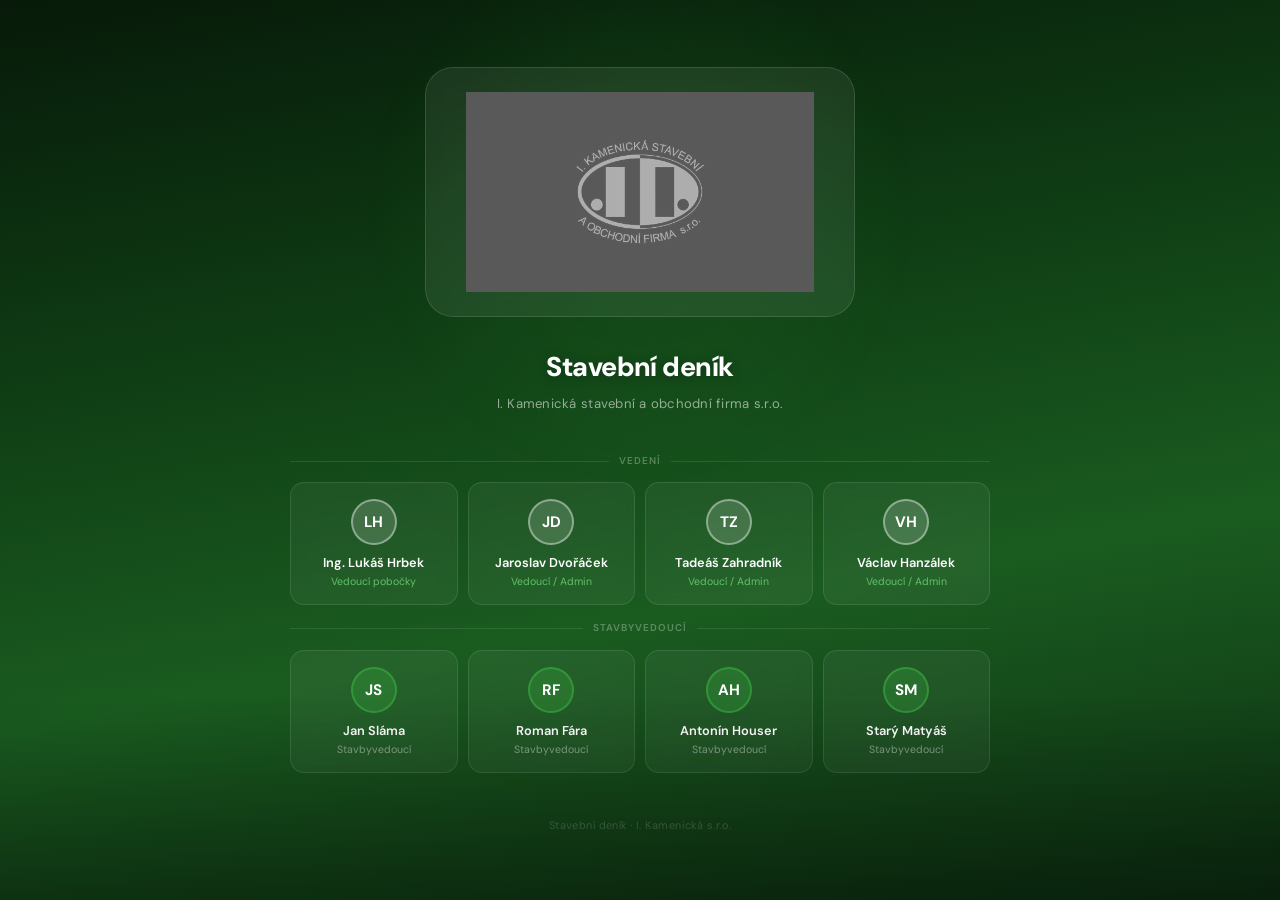
<file: index.html>
<!DOCTYPE html>
<html lang="cs">
<head>
  <meta charset="UTF-8" />
  <link rel="icon" type="image/jpeg" href="logo.jpg" />
  <meta name="viewport" content="width=device-width, initial-scale=1.0" />
  <title>Stavební deník – Přihlášení</title>
  <link rel="stylesheet" href="style.css" />
  <style>
    body {
      background: linear-gradient(170deg, #071a09 0%, #0f3d14 35%, #1a5c20 65%, #0d2e11 100%);
      min-height: 100vh;
      display: flex;
      flex-direction: column;
      align-items: center;
      justify-content: center;
      padding: 32px 20px;
      position: relative;
      overflow-x: hidden;
    }

    /* Světelný paprsek za logem */
    body::before {
      content: '';
      position: fixed;
      top: -10%;
      left: 50%;
      transform: translateX(-50%);
      width: 600px;
      height: 600px;
      background: radial-gradient(ellipse, rgba(60,184,67,0.12) 0%, transparent 65%);
      pointer-events: none;
    }

    body::after {
      content: '';
      position: fixed;
      bottom: 0; left: 0; right: 0;
      height: 200px;
      background: linear-gradient(to top, rgba(0,0,0,0.3), transparent);
      pointer-events: none;
    }

    /* ---- LOGO SEKCE ---- */
    .hero {
      text-align: center;
      margin-bottom: 36px;
      position: relative;
    }

    .logo-wrap {
      display: inline-block;
      margin-bottom: 24px;
      background: rgba(255,255,255,0.07);
      border: 1px solid rgba(255,255,255,0.12);
      border-radius: 28px;
      padding: 24px 40px;
      backdrop-filter: blur(8px);
    }

    .logo-wrap img {
      height: 200px;
      width: auto;
      display: block;
      mix-blend-mode: screen;
      filter: grayscale(1) invert(1) brightness(2) contrast(0.4);
    }

    .hero h1 {
      font-family: 'DM Sans', sans-serif;
      font-size: 1.7rem;
      font-weight: 800;
      color: #fff;
      letter-spacing: -0.02em;
      margin-bottom: 6px;
      text-shadow: 0 2px 12px rgba(0,0,0,0.3);
    }

    .hero p {
      font-size: 0.82rem;
      color: rgba(255,255,255,0.55);
      letter-spacing: 0.02em;
    }

    /* ---- PROFILY ---- */
    .profiles-wrap {
      width: 100%;
      max-width: 700px;
      position: relative;
    }

    .section-label {
      font-size: 0.65rem;
      font-weight: 700;
      color: rgba(255,255,255,0.4);
      text-transform: uppercase;
      letter-spacing: 0.14em;
      margin-bottom: 10px;
      padding-left: 2px;
    }

    .user-grid {
      display: grid;
      grid-template-columns: repeat(auto-fill, minmax(148px, 1fr));
      gap: 10px;
      margin-bottom: 16px;
    }

    .user-btn {
      background: rgba(255,255,255,0.05);
      border: 1px solid rgba(255,255,255,0.1);
      border-radius: 14px;
      padding: 16px 10px;
      cursor: pointer;
      font-family: inherit;
      text-align: center;
      transition: all 0.22s ease;
      backdrop-filter: blur(8px);
    }

    .user-btn:hover {
      background: rgba(60,184,67,0.15);
      border-color: rgba(60,184,67,0.5);
      transform: translateY(-4px);
      box-shadow: 0 10px 28px rgba(0,0,0,0.3), 0 0 20px rgba(60,184,67,0.15);
    }

    .u-avatar {
      width: 46px;
      height: 46px;
      border-radius: 50%;
      background: rgba(60,184,67,0.25);
      border: 2px solid rgba(60,184,67,0.5);
      color: #fff;
      font-weight: 700;
      font-size: 0.95rem;
      display: flex;
      align-items: center;
      justify-content: center;
      margin: 0 auto 10px;
    }

    .user-btn.admin .u-avatar {
      background: rgba(255,255,255,0.15);
      border-color: rgba(255,255,255,0.4);
    }

    .u-name {
      font-size: 0.8rem;
      font-weight: 600;
      color: #fff;
      line-height: 1.3;
    }

    .u-role {
      font-size: 0.66rem;
      color: rgba(255,255,255,0.45);
      margin-top: 3px;
    }

    .user-btn.admin .u-role {
      color: rgba(109,209,116,0.85);
    }

    .divider {
      display: flex;
      align-items: center;
      gap: 10px;
      margin: 4px 0 14px;
    }

    .divider::before,
    .divider::after {
      content: '';
      flex: 1;
      height: 1px;
      background: rgba(255,255,255,0.1);
    }

    .divider span {
      font-size: 0.62rem;
      font-weight: 600;
      color: rgba(255,255,255,0.3);
      text-transform: uppercase;
      letter-spacing: 0.1em;
      white-space: nowrap;
    }

    .version {
      margin-top: 28px;
      font-size: 0.68rem;
      color: rgba(255,255,255,0.2);
      letter-spacing: 0.04em;
    }
  </style>
</head>
<body>

<!-- HERO -->
<div class="hero">
  <div class="logo-wrap">
    <img src="logo.jpg" alt="I. Kamenická stavební a obchodní firma s.r.o." />
  </div>
  <h1>Stavební deník</h1>
  <p>I. Kamenická stavební a obchodní firma s.r.o.</p>
</div>

<!-- PROFILY -->
<div class="profiles-wrap">
  <div class="divider"><span>vedení</span></div>
  <div class="user-grid" id="grid-admin"></div>

  <div class="divider"><span>stavbyvedoucí</span></div>

  <div class="user-grid" id="grid-users"></div>
</div>

<div class="version">Stavební deník · I. Kamenická s.r.o.</div>

<script>
  const USERS = [
    { name: 'Ing. Lukáš Hrbek',   role: 'admin', title: 'Vedoucí pobočky'  },
    { name: 'Jaroslav Dvořáček',  role: 'admin', title: 'Vedoucí / Admin'   },
    { name: 'Tadeáš Zahradník',   role: 'admin', title: 'Vedoucí / Admin'   },
    { name: 'Václav Hanzálek',    role: 'admin', title: 'Vedoucí / Admin'   },
    { name: 'Jan Sláma',          role: 'user',  title: 'Stavbyvedoucí'     },
    { name: 'Roman Fára',         role: 'user',  title: 'Stavbyvedoucí'     },
    { name: 'Antonín Houser',     role: 'user',  title: 'Stavbyvedoucí'     },
    { name: 'Starý Matyáš',       role: 'user',  title: 'Stavbyvedoucí'     },
  ];

  function initials(name) {
    return name.replace(/Ing\.\s*/, '').split(' ').map(w => w[0]).slice(0, 2).join('').toUpperCase();
  }

  function buildGrid() {
    const admins = USERS.filter(u => u.role === 'admin');
    const users  = USERS.filter(u => u.role === 'user');

    document.getElementById('grid-admin').innerHTML = admins.map(u => `
      <button class="user-btn admin" onclick="login('${u.name}', '${u.role}')">
        <div class="u-avatar">${initials(u.name)}</div>
        <div class="u-name">${u.name}</div>
        <div class="u-role">${u.title}</div>
      </button>`).join('');

    document.getElementById('grid-users').innerHTML = users.map(u => `
      <button class="user-btn" onclick="login('${u.name}', '${u.role}')">
        <div class="u-avatar">${initials(u.name)}</div>
        <div class="u-name">${u.name}</div>
        <div class="u-role">${u.title}</div>
      </button>`).join('');
  }

  function login(name, role) {
    const user = USERS.find(u => u.name === name);
    localStorage.setItem('sd_user', JSON.stringify(user));
    window.location = role === 'admin' ? 'dashboard-nadrizeny.html' : 'dashboard.html';
  }

  buildGrid();
</script>
</body>
</html>
</file>
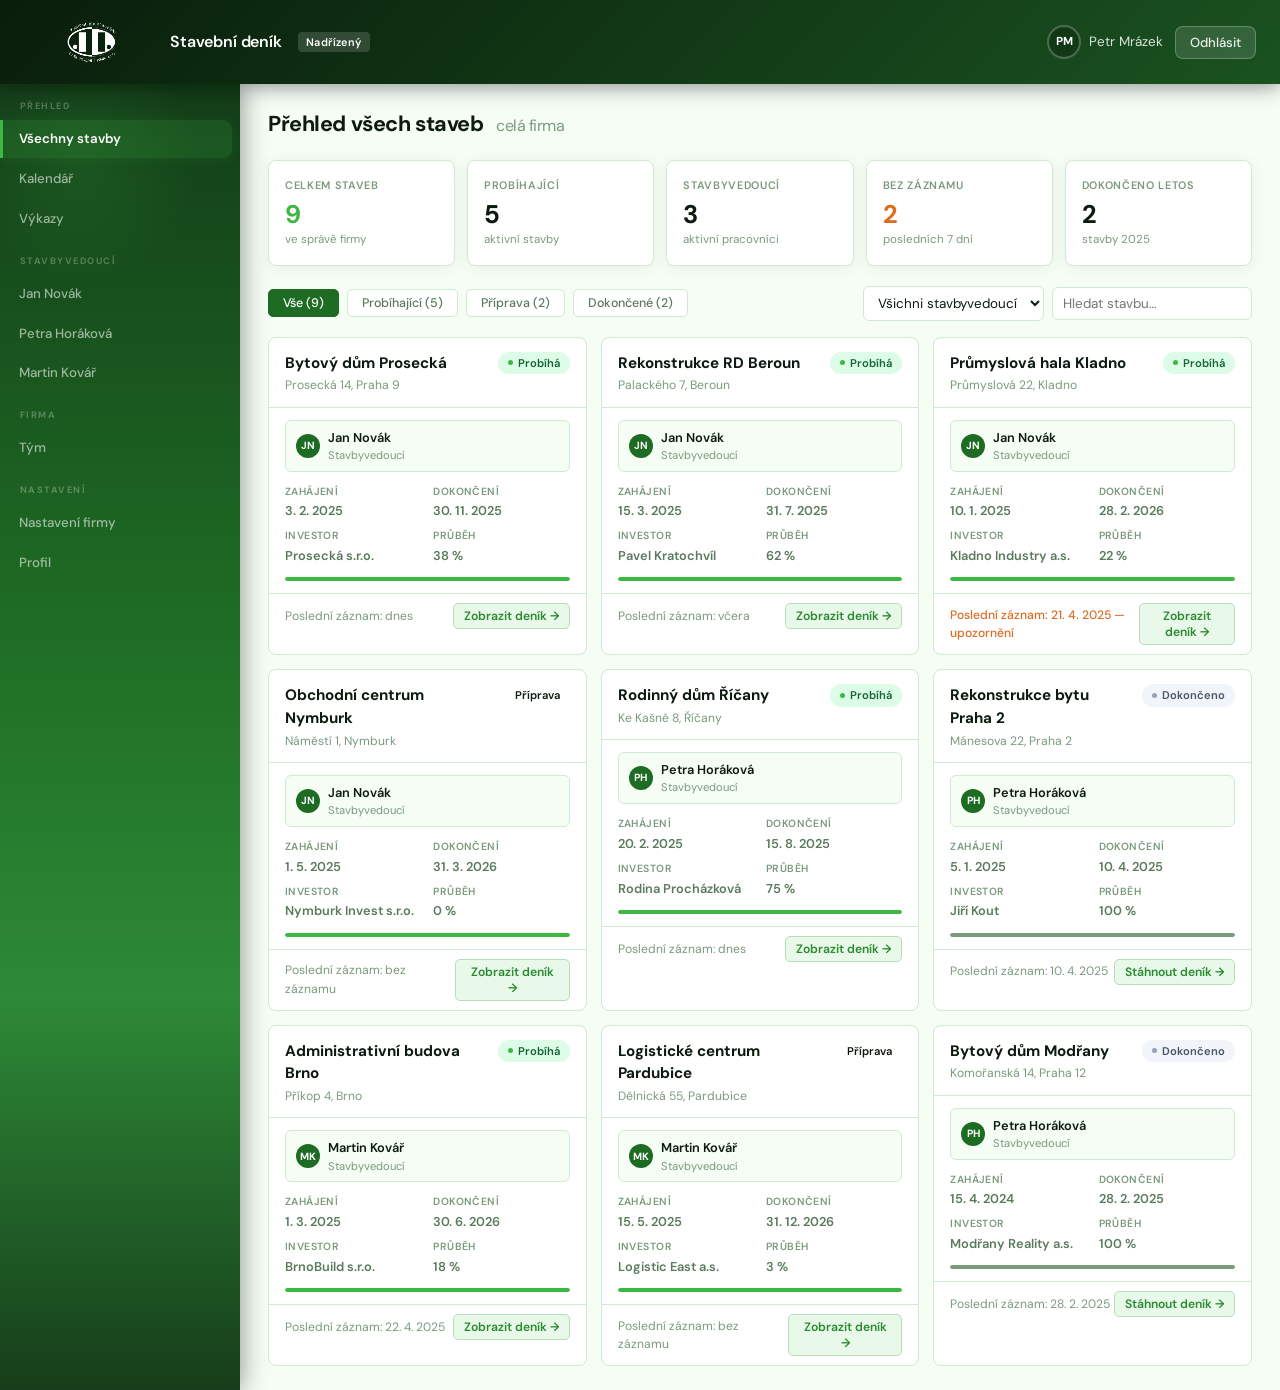
<file: dashboard-nadrizeny.html>
<!DOCTYPE html>
<html lang="cs">
<head>
  <meta charset="UTF-8" />
  <link rel="icon" type="image/jpeg" href="logo.jpg" />
  <meta name="viewport" content="width=device-width, initial-scale=1.0" />
  <title>Stavební deník – Přehled vedení</title>
  <link rel="stylesheet" href="style.css" />
  <style>
    .main { padding: 24px 28px; }
    .page-header { display: flex; align-items: center; justify-content: space-between; margin-bottom: 20px; }

    .stats { display: grid; grid-template-columns: repeat(5, 1fr); gap: 12px; margin-bottom: 20px; }
    .stat-card { background: var(--surface); border: 1px solid var(--border); border-radius: 8px; padding: 16px; }
    .stat-label { font-size: 0.68rem; font-weight: 600; color: var(--subtle); text-transform: uppercase; letter-spacing: 0.06em; margin-bottom: 8px; }
    .stat-value { font-size: 1.6rem; font-weight: 700; color: var(--text); letter-spacing: -0.02em; line-height: 1; }
    .stat-value.green { color: var(--green); }
    .stat-value.orange { color: var(--orange); }
    .stat-sub { font-size: 0.72rem; color: var(--subtle); margin-top: 4px; }

    .toolbar { display: flex; align-items: center; gap: 8px; margin-bottom: 16px; flex-wrap: wrap; }
    .filter-btn { padding: 5px 14px; border-radius: 5px; border: 1px solid var(--border); background: var(--surface); font-size: 0.78rem; font-weight: 500; cursor: pointer; color: var(--muted); font-family: inherit; }
    .filter-btn:hover { border-color: var(--border-2); color: var(--text); }
    .filter-btn.active { background: var(--slate); color: #fff; border-color: var(--slate); }
    .toolbar-sep { flex: 1; }
    .mgr-select, .search-input { border: 1px solid var(--border); border-radius: 6px; padding: 7px 10px; font-size: 0.84rem; font-family: inherit; outline: none; color: var(--text); background: var(--surface); }
    .mgr-select:focus, .search-input:focus { border-color: var(--green); box-shadow: 0 0 0 3px rgba(46,139,46,0.14); }
    .search-input { width: 200px; }

    .stavby-grid { display: grid; grid-template-columns: repeat(auto-fill, minmax(310px, 1fr)); gap: 14px; }
    .stavba-card { background: var(--surface); border: 1px solid var(--border); border-radius: 8px; overflow: hidden; text-decoration: none; color: inherit; display: block; cursor: pointer; transition: box-shadow 0.15s, border-color 0.15s; }
    .stavba-card:hover { box-shadow: 0 4px 16px rgba(0,0,0,0.07); border-color: var(--border-2); }
    .stavba-header { padding: 14px 16px 12px; border-bottom: 1px solid var(--border); display: flex; justify-content: space-between; align-items: flex-start; gap: 8px; }
    .stavba-name { font-weight: 700; font-size: 0.95rem; color: var(--text); margin-bottom: 2px; }
    .stavba-addr { font-size: 0.76rem; color: var(--subtle); }
    .stavba-body { padding: 12px 16px; }
    .stavba-meta { display: grid; grid-template-columns: 1fr 1fr; gap: 8px 12px; margin-bottom: 12px; }
    .meta-label { font-size: 0.65rem; color: var(--subtle); font-weight: 600; text-transform: uppercase; letter-spacing: 0.04em; }
    .meta-value { font-size: 0.8rem; font-weight: 600; color: var(--muted); margin-top: 2px; }
    .manager-row { display: flex; align-items: center; gap: 8px; margin-bottom: 12px; padding: 7px 10px; background: var(--bg); border-radius: 6px; border: 1px solid var(--border); }
    .manager-avatar { width: 24px; height: 24px; border-radius: 50%; background: var(--slate); color: #fff; font-size: 0.65rem; font-weight: 700; display: flex; align-items: center; justify-content: center; flex-shrink: 0; }
    .manager-name { font-size: 0.8rem; font-weight: 600; color: var(--text); }
    .manager-role { font-size: 0.7rem; color: var(--subtle); }
    .progress-bar { height: 4px; background: var(--border); border-radius: 100px; overflow: hidden; }
    .progress-fill { height: 100%; border-radius: 100px; background: var(--green); }
    .progress-fill.done { background: var(--subtle); }
    .stavba-footer { padding: 9px 16px; border-top: 1px solid var(--border); display: flex; justify-content: space-between; align-items: center; }
    .last-entry { font-size: 0.76rem; color: var(--subtle); }
    .last-entry.warn { color: var(--orange); font-weight: 500; }
    .open-btn { font-size: 0.76rem; font-weight: 600; color: var(--green-d); background: var(--green-bg); border: 1px solid var(--green-b); padding: 4px 10px; border-radius: 5px; cursor: pointer; font-family: inherit; }
    .open-btn:hover { background: var(--green-b); }
    .no-results { text-align: center; padding: 60px 20px; color: var(--subtle); grid-column: 1 / -1; font-size: 0.88rem; }

    .role-pill { background: rgba(255,255,255,0.15); font-size: 0.68rem; font-weight: 600; padding: 2px 8px; border-radius: 4px; letter-spacing: 0.04em; margin-left: 6px; }
  </style>
</head>
<body>
<div class="topbar">
  <a href="dashboard-nadrizeny.html" class="topbar-logo">
    <img src="logo.jpg" class="topbar-logo-img" alt="I. Kamenická stavební" />
    Stavební deník
    <span class="role-pill">Nadřízený</span>
  </a>
  <div class="topbar-right">
    <div class="topbar-user"><div class="avatar-top">PM</div><span>Petr Mrázek</span></div>
    <button class="topbar-btn" onclick="window.location='index.html'">Odhlásit</button>
  </div>
</div>
<div class="layout">
  <aside class="sidebar">
    <div class="nav-section">Přehled</div>
    <a class="nav-item active" href="dashboard-nadrizeny.html"><span class="nav-dot"></span> Všechny stavby</a>
    <a class="nav-item" href="kalendar.html"><span class="nav-dot"></span> Kalendář</a>
    <a class="nav-item" href="prehled.html"><span class="nav-dot"></span> Výkazy</a>
    <div class="nav-section">Stavbyvedoucí</div>
    <a class="nav-item" href="#" onclick="filterByMgr('Jan Novák'); return false;"><span class="nav-dot"></span> Jan Novák</a>
    <a class="nav-item" href="#" onclick="filterByMgr('Petra Horáková'); return false;"><span class="nav-dot"></span> Petra Horáková</a>
    <a class="nav-item" href="#" onclick="filterByMgr('Martin Kovář'); return false;"><span class="nav-dot"></span> Martin Kovář</a>
    <div class="nav-section">Firma</div>
    <a class="nav-item" href="pracovnici.html"><span class="nav-dot"></span> Tým</a>
    <div class="nav-section">Nastavení</div>
    <a class="nav-item" href="nastaveni.html"><span class="nav-dot"></span> Nastavení firmy</a>
    <a class="nav-item" href="profil.html"><span class="nav-dot"></span> Profil</a>
  </aside>
  <main class="main">
    <div class="page-header">
      <div class="page-title">Přehled všech staveb <span style="color:var(--subtle);font-weight:400;font-size:1rem;margin-left:8px">celá firma</span></div>
    </div>
    <div class="stats">
      <div class="stat-card">
        <div class="stat-label">Celkem staveb</div>
        <div class="stat-value green">9</div>
        <div class="stat-sub">ve správě firmy</div>
      </div>
      <div class="stat-card">
        <div class="stat-label">Probíhající</div>
        <div class="stat-value">5</div>
        <div class="stat-sub">aktivní stavby</div>
      </div>
      <div class="stat-card">
        <div class="stat-label">Stavbyvedoucí</div>
        <div class="stat-value">3</div>
        <div class="stat-sub">aktivní pracovníci</div>
      </div>
      <div class="stat-card">
        <div class="stat-label">Bez záznamu</div>
        <div class="stat-value orange">2</div>
        <div class="stat-sub">posledních 7 dní</div>
      </div>
      <div class="stat-card">
        <div class="stat-label">Dokončeno letos</div>
        <div class="stat-value">2</div>
        <div class="stat-sub">stavby 2025</div>
      </div>
    </div>
    <div class="toolbar">
      <button class="filter-btn active" onclick="filterStatus('vse', this)">Vše (9)</button>
      <button class="filter-btn" onclick="filterStatus('probiha', this)">Probíhající (5)</button>
      <button class="filter-btn" onclick="filterStatus('priprava', this)">Příprava (2)</button>
      <button class="filter-btn" onclick="filterStatus('dokonceno', this)">Dokončené (2)</button>
      <div class="toolbar-sep"></div>
      <select class="mgr-select" id="mgr-filter" onchange="applyFilters()">
        <option value="">Všichni stavbyvedoucí</option>
        <option value="Jan Novák">Jan Novák</option>
        <option value="Petra Horáková">Petra Horáková</option>
        <option value="Martin Kovář">Martin Kovář</option>
      </select>
      <input class="search-input" id="search-input" placeholder="Hledat stavbu…" oninput="applyFilters()" />
    </div>
    <div class="stavby-grid" id="stavby-grid"></div>
  </main>
</div>
<script>
  const SITES = [
    { id:1, name:'Bytový dům Prosecká', addr:'Prosecká 14, Praha 9', status:'probiha', statusLabel:'Probíhá', start:'3. 2. 2025', end:'30. 11. 2025', mgr:'Jan Novák', mgrAbbr:'JN', investor:'Prosecká s.r.o.', progress:38, lastEntry:'dnes', lastWarn:false },
    { id:2, name:'Rekonstrukce RD Beroun', addr:'Palackého 7, Beroun', status:'probiha', statusLabel:'Probíhá', start:'15. 3. 2025', end:'31. 7. 2025', mgr:'Jan Novák', mgrAbbr:'JN', investor:'Pavel Kratochvíl', progress:62, lastEntry:'včera', lastWarn:false },
    { id:3, name:'Průmyslová hala Kladno', addr:'Průmyslová 22, Kladno', status:'probiha', statusLabel:'Probíhá', start:'10. 1. 2025', end:'28. 2. 2026', mgr:'Jan Novák', mgrAbbr:'JN', investor:'Kladno Industry a.s.', progress:22, lastEntry:'21. 4. 2025', lastWarn:true },
    { id:4, name:'Obchodní centrum Nymburk', addr:'Náměstí 1, Nymburk', status:'priprava', statusLabel:'Příprava', start:'1. 5. 2025', end:'31. 3. 2026', mgr:'Jan Novák', mgrAbbr:'JN', investor:'Nymburk Invest s.r.o.', progress:0, lastEntry:'bez záznamu', lastWarn:false },
    { id:5, name:'Rodinný dům Říčany', addr:'Ke Kašně 8, Říčany', status:'probiha', statusLabel:'Probíhá', start:'20. 2. 2025', end:'15. 8. 2025', mgr:'Petra Horáková', mgrAbbr:'PH', investor:'Rodina Procházková', progress:75, lastEntry:'dnes', lastWarn:false },
    { id:6, name:'Rekonstrukce bytu Praha 2', addr:'Mánesova 22, Praha 2', status:'dokonceno', statusLabel:'Dokončeno', start:'5. 1. 2025', end:'10. 4. 2025', mgr:'Petra Horáková', mgrAbbr:'PH', investor:'Jiří Kout', progress:100, lastEntry:'10. 4. 2025', lastWarn:false },
    { id:7, name:'Administrativní budova Brno', addr:'Příkop 4, Brno', status:'probiha', statusLabel:'Probíhá', start:'1. 3. 2025', end:'30. 6. 2026', mgr:'Martin Kovář', mgrAbbr:'MK', investor:'BrnoBuild s.r.o.', progress:18, lastEntry:'22. 4. 2025', lastWarn:false },
    { id:8, name:'Logistické centrum Pardubice', addr:'Dělnická 55, Pardubice', status:'priprava', statusLabel:'Příprava', start:'15. 5. 2025', end:'31. 12. 2026', mgr:'Martin Kovář', mgrAbbr:'MK', investor:'Logistic East a.s.', progress:3, lastEntry:'bez záznamu', lastWarn:false },
    { id:9, name:'Bytový dům Modřany', addr:'Komořanská 14, Praha 12', status:'dokonceno', statusLabel:'Dokončeno', start:'15. 4. 2024', end:'28. 2. 2025', mgr:'Petra Horáková', mgrAbbr:'PH', investor:'Modřany Reality a.s.', progress:100, lastEntry:'28. 2. 2025', lastWarn:false },
  ];

  let activeStatus = 'vse';

  function renderSites(sites) {
    const grid = document.getElementById('stavby-grid');
    if (!sites.length) { grid.innerHTML = '<div class="no-results">Žádné stavby neodpovídají filtru.</div>'; return; }
    grid.innerHTML = sites.map(s => `
      <div class="stavba-card" onclick="window.location='denik-nadrizeny.html'">
        <div class="stavba-header">
          <div><div class="stavba-name">${s.name}</div><div class="stavba-addr">${s.addr}</div></div>
          <span class="status-badge ${s.status==='probiha'?'green':s.status==='dokonceno'?'gray':'yellow'}">${s.statusLabel}</span>
        </div>
        <div class="stavba-body">
          <div class="manager-row">
            <div class="manager-avatar">${s.mgrAbbr}</div>
            <div><div class="manager-name">${s.mgr}</div><div class="manager-role">Stavbyvedoucí</div></div>
          </div>
          <div class="stavba-meta">
            <div><div class="meta-label">Zahájení</div><div class="meta-value">${s.start}</div></div>
            <div><div class="meta-label">Dokončení</div><div class="meta-value">${s.end}</div></div>
            <div><div class="meta-label">Investor</div><div class="meta-value">${s.investor}</div></div>
            <div><div class="meta-label">Průběh</div><div class="meta-value">${s.progress} %</div></div>
          </div>
          <div class="progress-bar"><div class="progress-fill${s.progress===100?' done':''}" style="width:${s.progress}%"></div></div>
        </div>
        <div class="stavba-footer">
          <div class="last-entry${s.lastWarn?' warn':''}">Poslední záznam: ${s.lastEntry}${s.lastWarn?' — upozornění':''}</div>
          <button class="open-btn" onclick="event.stopPropagation(); window.location='denik-nadrizeny.html'">
            ${s.status==='dokonceno'?'Stáhnout deník':'Zobrazit deník'} →
          </button>
        </div>
      </div>`).join('');
  }

  function applyFilters() {
    const search = document.getElementById('search-input').value.toLowerCase();
    const mgr = document.getElementById('mgr-filter').value;
    let filtered = SITES;
    if (activeStatus !== 'vse') filtered = filtered.filter(s => s.status === activeStatus);
    if (mgr) filtered = filtered.filter(s => s.mgr === mgr);
    if (search) filtered = filtered.filter(s => s.name.toLowerCase().includes(search) || s.addr.toLowerCase().includes(search) || s.mgr.toLowerCase().includes(search));
    renderSites(filtered);
  }

  function filterStatus(status, btn) {
    activeStatus = status;
    document.querySelectorAll('.filter-btn').forEach(b => b.classList.remove('active'));
    btn.classList.add('active');
    applyFilters();
  }

  function filterByMgr(name) {
    document.getElementById('mgr-filter').value = name;
    applyFilters();
  }

  renderSites(SITES);
</script>
</body>
</html>
</file>
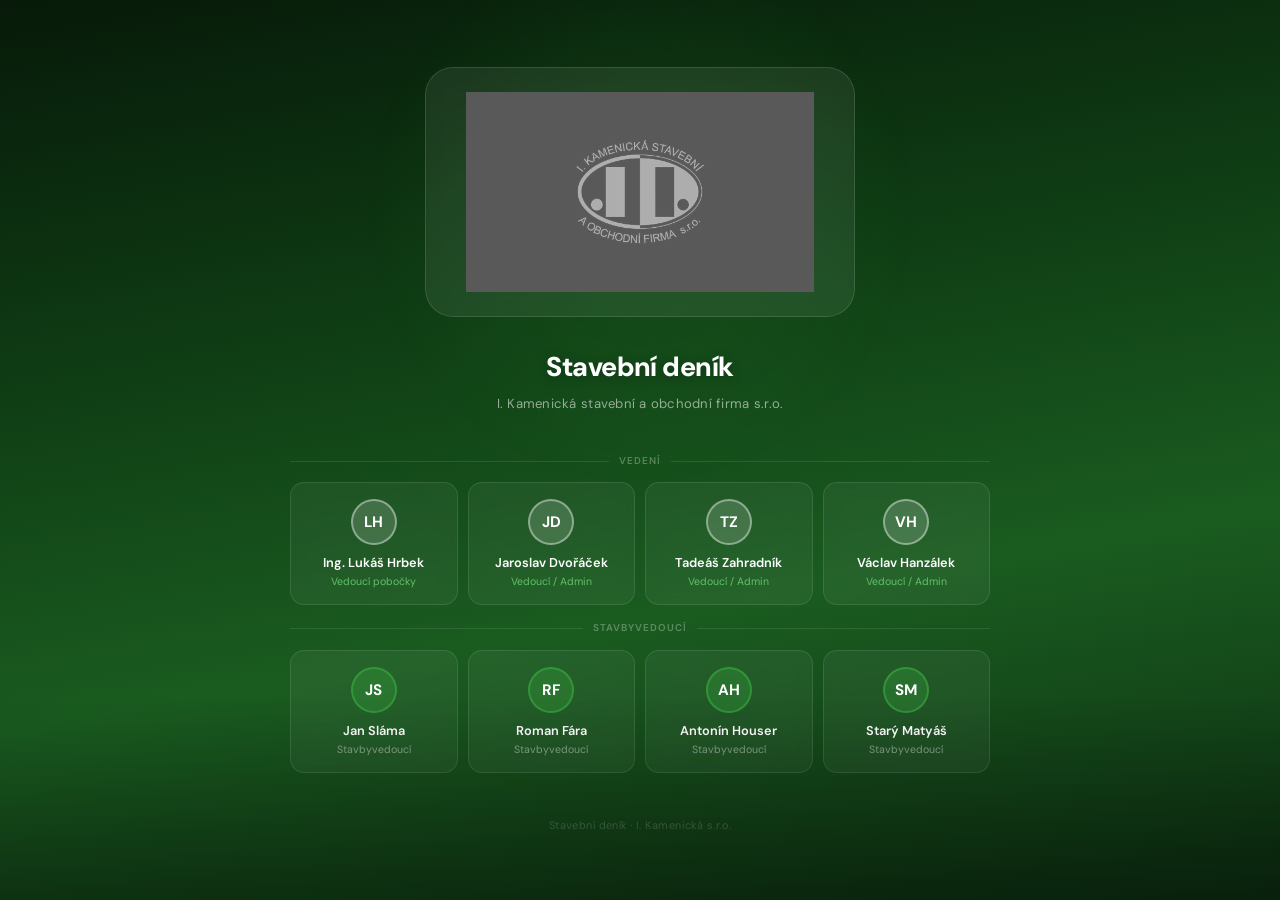
<file: dashboard.html>
<!DOCTYPE html>
<html lang="cs">
<head>
  <meta charset="UTF-8" />
  <link rel="icon" type="image/jpeg" href="logo.jpg" />
  <meta name="viewport" content="width=device-width, initial-scale=1.0" />
  <title>Stavební deník – Moje stavby</title>
  <link rel="stylesheet" href="style.css" />
  <style>
    .main {
      background: radial-gradient(ellipse at top, #dcfce7 0%, #f5fdf5 60%);
      min-height: calc(100vh - 84px);
    }

    /* Page header */
    .page-header {
      display: flex;
      align-items: center;
      justify-content: space-between;
      margin-bottom: 24px;
    }

    .page-title-sub {
      font-size: 0.78rem;
      color: var(--muted);
      font-weight: 400;
      margin-top: 3px;
    }

    /* Stats */
    .stats {
      display: grid;
      grid-template-columns: repeat(4, 1fr);
      gap: 24px;
      margin-bottom: 28px;
    }

    .stat-card {
      background: var(--card);
      border-radius: 16px;
      padding: 20px;
      border: none;
    }

    .stat-label {
      font-size: 0.75rem;
      font-weight: 500;
      color: var(--muted);
      margin-bottom: 6px;
    }

    .stat-value {
      font-size: 2.8rem;
      font-weight: 800;
      color: var(--text);
      letter-spacing: -0.03em;
      line-height: 1;
    }

    .stat-value.green { color: var(--primary); }
    .stat-value.orange { color: var(--warning); }

    .stat-sub {
      font-size: 0.72rem;
      color: var(--muted);
      margin-top: 6px;
    }

    /* Filters */
    .filters {
      display: flex;
      gap: 8px;
      margin-bottom: 24px;
      flex-wrap: wrap;
    }

    .filter-btn {
      padding: 7px 16px;
      border-radius: 99px;
      border: 1px solid var(--border);
      background: var(--card);
      font-size: 0.8rem;
      font-weight: 500;
      cursor: pointer;
      color: var(--muted);
      font-family: inherit;
      transition: all 0.2s ease;
    }

    .filter-btn:hover {
      border-color: var(--primary);
      color: var(--primary-dark);
      background: var(--primary-pale);
    }

    .filter-btn.active {
      background: var(--primary);
      color: #fff;
      border-color: var(--primary);
      box-shadow: 0 2px 8px rgba(60,184,67,0.3);
    }

    /* Project grid */
    .stavby-grid {
      display: grid;
      grid-template-columns: repeat(auto-fill, minmax(300px, 1fr));
      gap: 24px;
    }

    .stavba-card {
      background: var(--card);
      border: 1px solid var(--border);
      border-radius: 20px;
      overflow: hidden;
      box-shadow: 0 4px 24px rgba(0,0,0,0.07);
      cursor: pointer;
      text-decoration: none;
      color: inherit;
      display: block;
    }

    .stavba-card.warn {
      border-left: 4px solid var(--danger);
    }

    .stavba-header {
      padding: 18px 20px 14px;
      border-bottom: 1px solid var(--border);
      display: flex;
      justify-content: space-between;
      align-items: flex-start;
      gap: 10px;
    }

    .stavba-name {
      font-weight: 700;
      font-size: 0.95rem;
      color: var(--text);
      margin-bottom: 3px;
      letter-spacing: -0.01em;
    }

    .stavba-addr {
      font-size: 0.75rem;
      color: var(--muted);
    }

    .stavba-body {
      padding: 16px 20px;
    }

    .stavba-meta {
      display: grid;
      grid-template-columns: 1fr 1fr;
      gap: 12px;
      margin-bottom: 16px;
    }

    .meta-label {
      font-size: 0.65rem;
      color: var(--muted);
      font-weight: 600;
      text-transform: uppercase;
      letter-spacing: 0.05em;
    }

    .meta-value {
      font-size: 0.82rem;
      font-weight: 500;
      color: var(--text);
      margin-top: 2px;
    }

    .progress-bar-wrap {
      margin-bottom: 0;
    }

    .progress-label {
      display: flex;
      justify-content: space-between;
      font-size: 0.72rem;
      color: var(--muted);
      margin-bottom: 6px;
      font-weight: 500;
    }

    .progress-bar {
      height: 6px;
      background: var(--border);
      border-radius: 99px;
      overflow: hidden;
    }

    .progress-fill {
      height: 100%;
      border-radius: 99px;
      background: linear-gradient(90deg, #2a8a30, #6dd174);
    }

    .stavba-footer {
      padding: 12px 20px;
      border-top: 1px solid var(--border);
      display: flex;
      justify-content: space-between;
      align-items: center;
      background: var(--primary-pale);
    }

    .last-entry {
      font-size: 0.72rem;
      color: var(--muted);
    }

    .last-entry.warn {
      color: var(--danger);
      font-weight: 600;
    }

    .open-btn {
      font-size: 0.75rem;
      font-weight: 700;
      color: var(--primary-dark);
      background: transparent;
      border: none;
      padding: 0;
      cursor: pointer;
      font-family: inherit;
      transition: color 0.15s;
    }

    .open-btn:hover { color: var(--primary); }

    @keyframes grow {
      from { width: 0% }
      to   { width: var(--w) }
    }

    .anim { animation: grow 0.9s cubic-bezier(0.4,0,0.2,1) forwards; }
  </style>
</head>
<body>

<div class="topbar">
  <a href="dashboard.html" class="topbar-logo">
    <img src="logo.jpg" class="topbar-logo-img" alt="I. Kamenická stavební" />
    Stavební deník
  </a>
  <div class="topbar-right">
    <div class="topbar-user">
      <div class="avatar-top" id="top-initials">?</div>
      <span id="top-name">—</span>
    </div>
    <button class="topbar-btn" onclick="logout()">Odhlásit</button>
  </div>
</div>

<div class="layout">
  <aside class="sidebar">
    <div class="sidebar-brand">
      <div class="sidebar-brand-mark">IK</div>
      <div class="sidebar-brand-text">
        <div class="sidebar-brand-name">Stavební deník</div>
        <div class="sidebar-brand-sub">I. Kamenická s.r.o.</div>
      </div>
    </div>

    <div class="nav-section">Hlavní menu</div>
    <a class="nav-item active" href="dashboard.html">
      <span class="nav-icon"><svg viewBox="0 0 24 24" fill="currentColor"><path d="M10 20v-6h4v6h5v-8h3L12 3 2 12h3v8z"/></svg></span>
      Moje stavby
    </a>
    <a class="nav-item" href="denik.html">
      <span class="nav-icon"><svg viewBox="0 0 24 24" fill="currentColor"><path d="M14 2H6c-1.1 0-2 .9-2 2v16c0 1.1.9 2 2 2h12c1.1 0 2-.9 2-2V8l-6-6zm2 16H8v-2h8v2zm0-4H8v-2h8v2zm-3-5V3.5L18.5 9H13z"/></svg></span>
      Deník
    </a>
    <a class="nav-item" href="kalendar.html">
      <span class="nav-icon"><svg viewBox="0 0 24 24" fill="currentColor"><path d="M17 12h-5v5h5v-5zM16 1v2H8V1H6v2H5c-1.11 0-1.99.9-1.99 2L3 19c0 1.1.89 2 2 2h14c1.1 0 2-.9 2-2V5c0-1.1-.9-2-2-2h-1V1h-2zm3 18H5V8h14v11z"/></svg></span>
      Kalendář
    </a>
    <a class="nav-item" href="pracovnici.html">
      <span class="nav-icon"><svg viewBox="0 0 24 24" fill="currentColor"><path d="M16 11c1.66 0 2.99-1.34 2.99-3S17.66 5 16 5c-1.66 0-3 1.34-3 3s1.34 3 3 3zm-8 0c1.66 0 2.99-1.34 2.99-3S9.66 5 8 5C6.34 5 5 6.34 5 8s1.34 3 3 3zm0 2c-2.33 0-7 1.17-7 3.5V19h14v-2.5c0-2.33-4.67-3.5-7-3.5zm8 0c-.29 0-.62.02-.97.05 1.16.84 1.97 1.97 1.97 3.45V19h6v-2.5c0-2.33-4.67-3.5-7-3.5z"/></svg></span>
      Pracovníci
    </a>

    <div class="nav-section">Firma</div>
    <a class="nav-item" href="dashboard-nadrizeny.html">
      <span class="nav-icon"><svg viewBox="0 0 24 24" fill="currentColor"><path d="M12 7V3H2v18h20V7H12zM6 19H4v-2h2v2zm0-4H4v-2h2v2zm0-4H4V9h2v2zm0-4H4V5h2v2zm4 12H8v-2h2v2zm0-4H8v-2h2v2zm0-4H8V9h2v2zm0-4H8V5h2v2zm10 12h-8v-2h2v-2h-2v-2h2v-2h-2V9h8v10zm-2-8h-2v2h2v-2zm0 4h-2v2h2v-2z"/></svg></span>
      Všechny stavby
    </a>
    <a class="nav-item" href="pracovnici.html">
      <span class="nav-icon"><svg viewBox="0 0 24 24" fill="currentColor"><path d="M16 11c1.66 0 2.99-1.34 2.99-3S17.66 5 16 5c-1.66 0-3 1.34-3 3s1.34 3 3 3zm-8 0c1.66 0 2.99-1.34 2.99-3S9.66 5 8 5C6.34 5 5 6.34 5 8s1.34 3 3 3zm0 2c-2.33 0-7 1.17-7 3.5V19h14v-2.5c0-2.33-4.67-3.5-7-3.5zm8 0c-.29 0-.62.02-.97.05 1.16.84 1.97 1.97 1.97 3.45V19h6v-2.5c0-2.33-4.67-3.5-7-3.5z"/></svg></span>
      Tým
    </a>
    <a class="nav-item" href="prehled.html">
      <span class="nav-icon"><svg viewBox="0 0 24 24" fill="currentColor"><path d="M19 3H5c-1.1 0-2 .9-2 2v14c0 1.1.9 2 2 2h14c1.1 0 2-.9 2-2V5c0-1.1-.9-2-2-2zM9 17H7v-7h2v7zm4 0h-2V7h2v10zm4 0h-2v-4h2v4z"/></svg></span>
      Přehledy
    </a>

    <div class="nav-section">Nastavení</div>
    <a class="nav-item" href="nastaveni.html">
      <span class="nav-icon"><svg viewBox="0 0 24 24" fill="currentColor"><path d="M19.14 12.94c.04-.3.06-.61.06-.94 0-.32-.02-.64-.07-.94l2.03-1.58c.18-.14.23-.41.12-.61l-1.92-3.32c-.12-.22-.37-.29-.59-.22l-2.39.96c-.5-.38-1.03-.7-1.62-.94l-.36-2.54c-.04-.24-.24-.41-.48-.41h-3.84c-.24 0-.43.17-.47.41l-.36 2.54c-.59.24-1.13.56-1.62.94l-2.39-.96c-.22-.08-.47 0-.59.22L2.74 8.87c-.12.21-.08.47.12.61l2.03 1.58c-.05.3-.07.62-.07.94s.02.64.07.94l-2.03 1.58c-.18.14-.23.41-.12.61l1.92 3.32c.12.22.37.29.59.22l2.39-.96c.5.38 1.03.7 1.62.94l.36 2.54c.05.24.24.41.48.41h3.84c.24 0 .44-.17.47-.41l.36-2.54c.59-.24 1.13-.56 1.62-.94l2.39.96c.22.08.47 0 .59-.22l1.92-3.32c.12-.22.07-.47-.12-.61l-2.01-1.58zM12 15.6c-1.98 0-3.6-1.62-3.6-3.6s1.62-3.6 3.6-3.6 3.6 1.62 3.6 3.6-1.62 3.6-3.6 3.6z"/></svg></span>
      Nastavení
    </a>
    <a class="nav-item" href="profil.html">
      <span class="nav-icon"><svg viewBox="0 0 24 24" fill="currentColor"><path d="M12 12c2.21 0 4-1.79 4-4s-1.79-4-4-4-4 1.79-4 4 1.79 4 4 4zm0 2c-2.67 0-8 1.34-8 4v2h16v-2c0-2.66-5.33-4-8-4z"/></svg></span>
      Profil
    </a>

    <div class="sidebar-footer">
      <div class="sidebar-user-card">
        <div class="sidebar-avatar" id="sidebar-initials">?</div>
        <div class="sidebar-user-info">
          <div class="sidebar-user-name" id="sidebar-name">—</div>
          <div class="sidebar-user-role" id="sidebar-role">—</div>
        </div>
        <button class="sidebar-logout-btn" onclick="logout()" title="Odhlásit se">
          <svg viewBox="0 0 24 24" fill="currentColor"><path d="M17 7l-1.41 1.41L18.17 11H8v2h10.17l-2.58 2.58L17 17l5-5zM4 5h8V3H4c-1.1 0-2 .9-2 2v14c0 1.1.9 2 2 2h8v-2H4V5z"/></svg>
        </button>
      </div>
    </div>
  </aside>

  <main class="main">
    <div class="page-header">
      <div>
        <div class="page-title">Moje stavby</div>
        <div class="page-title-sub">Přehled staveb v mé správě · 2025</div>
      </div>
      <button class="btn-primary" onclick="openNewStavba()">+ Nová stavba</button>
    </div>

    <div class="stats">
      <div class="stat-card">
        <div class="stat-icon green"><svg viewBox="0 0 24 24" fill="currentColor"><path d="M10 20v-6h4v6h5v-8h3L12 3 2 12h3v8z"/></svg></div>
        <div class="stat-label">Aktivní stavby</div>
        <div class="stat-value green" id="stat-active">—</div>
        <div class="stat-sub">v mé správě</div>
      </div>
      <div class="stat-card">
        <div class="stat-icon blue"><svg viewBox="0 0 24 24" fill="currentColor"><path d="M17 12h-5v5h5v-5zM16 1v2H8V1H6v2H5c-1.11 0-1.99.9-1.99 2L3 19c0 1.1.89 2 2 2h14c1.1 0 2-.9 2-2V5c0-1.1-.9-2-2-2h-1V1h-2zm3 18H5V8h14v11z"/></svg></div>
        <div class="stat-label">Záznamy tento měsíc</div>
        <div class="stat-value" id="stat-entries">—</div>
        <div class="stat-sub" id="stat-month">tento měsíc</div>
      </div>
      <div class="stat-card">
        <div class="stat-icon orange"><svg viewBox="0 0 24 24" fill="currentColor"><path d="M1 21h22L12 2 1 21zm12-3h-2v-2h2v2zm0-4h-2v-4h2v4z"/></svg></div>
        <div class="stat-label">Dny bez záznamu</div>
        <div class="stat-value orange" id="stat-warn">—</div>
        <div class="stat-sub">posledních 30 dní</div>
      </div>
      <div class="stat-card">
        <div class="stat-icon gray"><svg viewBox="0 0 24 24" fill="currentColor"><path d="M9 16.17L4.83 12l-1.42 1.41L9 19 21 7l-1.41-1.41z"/></svg></div>
        <div class="stat-label">Dokončeno letos</div>
        <div class="stat-value" id="stat-done">—</div>
        <div class="stat-sub">stavby dokončeny</div>
      </div>
    </div>

    <div class="filters">
      <button class="filter-btn active" id="fb-vse"        onclick="setFilter(this,'vse')">Všechny</button>
      <button class="filter-btn"        id="fb-probiha"    onclick="setFilter(this,'probiha')">Probíhající</button>
      <button class="filter-btn"        id="fb-priprava"   onclick="setFilter(this,'priprava')">Příprava</button>
      <button class="filter-btn"        id="fb-pozastaveno" onclick="setFilter(this,'pozastaveno')">Pozastavené</button>
      <button class="filter-btn"        id="fb-dokonceno"  onclick="setFilter(this,'dokonceno')">Dokončené</button>
    </div>

    <div class="stavby-grid" id="stavby-grid"></div>
  </main>
</div>

<!-- Modal: Nová stavba -->
<div class="modal-overlay" id="modal-nova-stavba" onclick="if(event.target===this)closeNewStavba()">
  <div class="modal">
    <div class="modal-header">
      <h3>Nová stavba</h3>
      <button class="modal-close" onclick="closeNewStavba()">✕</button>
    </div>
    <div class="modal-body">
      <form id="form-nova-stavba" onsubmit="saveNewStavba(event)">
        <div class="form-grid">
          <div class="form-field full">
            <label>Název stavby *</label>
            <input id="ns-name" type="text" placeholder="např. Bytový dům Prosecká" required />
          </div>
          <div class="form-field full">
            <label>Adresa</label>
            <input id="ns-addr" type="text" placeholder="Ulice čp., Město" />
          </div>
          <div class="form-field">
            <label>Stav</label>
            <select id="ns-status">
              <option value="priprava">Příprava</option>
              <option value="probiha">Probíhá</option>
            </select>
          </div>
          <div class="form-field">
            <label>Stavbyvedoucí</label>
            <select id="ns-mgr">
              <option value="">— nevybráno —</option>
              <option>Jan Sláma</option>
              <option>Roman Fára</option>
              <option>Antonín Houser</option>
              <option>Starý Matyáš</option>
            </select>
          </div>
          <div class="form-field">
            <label>Datum zahájení</label>
            <input id="ns-start" type="date" />
          </div>
          <div class="form-field">
            <label>Plánované dokončení</label>
            <input id="ns-end" type="date" />
          </div>
          <div class="form-field full">
            <label>Investor</label>
            <input id="ns-investor" type="text" placeholder="Název investora / objednatele" />
          </div>
          <div class="form-field">
            <label>Číslo stavebního povolení</label>
            <input id="ns-permit" type="text" placeholder="SÚ-XXXXX/XXXX" />
          </div>
          <div class="form-field">
            <label>Parcela</label>
            <input id="ns-parcel" type="text" placeholder="1234/5, k.ú. ..." />
          </div>
        </div>
        <div style="display:flex;justify-content:flex-end;gap:8px;margin-top:20px">
          <button type="button" class="btn-secondary" onclick="closeNewStavba()">Zrušit</button>
          <button type="submit" class="btn-primary">+ Přidat stavbu</button>
        </div>
      </form>
    </div>
  </div>
</div>

<div class="toast" id="toast"></div>

<script>
  // ── Data ─────────────────────────────────────────────────────────────────
  const SD_KEY  = 'sd_stavby';
  const SD_SEED = 'sd_seeded_v4';
  const SEED = [
    { id:'stavba_001', name:'Bytový dům Prosecká',      addr:'Prosecká 14, Praha 9',   status:'probiha',  start:'2025-02-03', end:'2025-11-30', mgr:'Jan Sláma',      investor:'Prosecká s.r.o.',       progress:38, permit:'SÚ-12345/2024', parcel:'1234/5, k.ú. Prosek', designer:'Ing. Pavel Horák', tdi:'Ing. Jana Vlčková', bozp:'Ing. Petr Číž', lastEntry:'2025-04-23', warn:false },
    { id:'stavba_002', name:'Rekonstrukce RD Beroun',   addr:'Palackého 7, Beroun',    status:'probiha',  start:'2025-03-15', end:'2025-07-31', mgr:'Roman Fára',     investor:'Pavel Kratochvíl',      progress:62, permit:'', parcel:'', designer:'', tdi:'', bozp:'', lastEntry:'2025-04-22', warn:false },
    { id:'stavba_003', name:'Průmyslová hala Kladno',   addr:'Průmyslová 22, Kladno',  status:'probiha',  start:'2025-01-10', end:'2026-02-28', mgr:'Antonín Houser', investor:'Kladno Industry a.s.',  progress:22, permit:'', parcel:'', designer:'', tdi:'', bozp:'', lastEntry:'2025-04-21', warn:true  },
    { id:'stavba_004', name:'Obchodní centrum Nymburk', addr:'Náměstí 1, Nymburk',    status:'priprava', start:'2025-05-01', end:'2026-03-31', mgr:'Starý Matyáš',   investor:'Nymburk Invest s.r.o.', progress:0,  permit:'', parcel:'', designer:'', tdi:'', bozp:'', lastEntry:null,         warn:false },
  ];

  function getStavby() { return JSON.parse(localStorage.getItem(SD_KEY)||'[]'); }
  function putStavby(arr) { localStorage.setItem(SD_KEY, JSON.stringify(arr)); }

  function seed() {
    if (!localStorage.getItem(SD_SEED)) { putStavby(SEED); localStorage.setItem(SD_SEED,'1'); }
  }

  function fmtDate(d) {
    if (!d) return '—';
    const [y,m,day] = d.split('-'); return `${+day}. ${+m}. ${y}`;
  }

  function daysSince(s) { return s ? Math.floor((Date.now()-new Date(s))/86400000) : null; }

  function lastLabel(s) {
    const d = daysSince(s.lastEntry);
    if (d===null) return 'Zatím žádný záznam';
    if (d===0) return 'Poslední záznam: dnes';
    if (d===1) return 'Poslední záznam: včera';
    return `Upozornění: ${d} dní bez záznamu`;
  }

  const SL = {probiha:'Probíhá',priprava:'Příprava',pozastaveno:'Pozastaveno',dokonceno:'Dokončeno'};
  const SB = {probiha:'green',  priprava:'blue',    pozastaveno:'orange',     dokonceno:'gray'};

  let activeFilter = 'vse';

  function renderGrid() {
    const stavby = getStavby();
    const user = JSON.parse(localStorage.getItem('sd_user')||'null');
    let visible = (user && user.role!=='admin') ? stavby.filter(s=>s.mgr===user.name) : stavby;
    const filtered = activeFilter==='vse' ? visible : visible.filter(s=>s.status===activeFilter);

    const grid = document.getElementById('stavby-grid');
    grid.innerHTML = filtered.length ? filtered.map((s,i) => `
      <a class="stavba-card${s.warn?' warn':''}" href="denik.html?id=${s.id}" style="animation-delay:${0.12+i*0.07}s">
        <div class="stavba-header">
          <div>
            <div class="stavba-name">${s.name}</div>
            <div class="stavba-addr">${s.addr||'—'}</div>
          </div>
          <span class="status-badge ${SB[s.status]||'gray'}">${SL[s.status]||s.status}</span>
        </div>
        <div class="stavba-body">
          <div class="stavba-meta">
            <div class="meta-item"><div class="meta-label">Zahájení</div><div class="meta-value">${fmtDate(s.start)}</div></div>
            <div class="meta-item"><div class="meta-label">Dokončení</div><div class="meta-value">${fmtDate(s.end)}</div></div>
            <div class="meta-item"><div class="meta-label">Stavbyvedoucí</div><div class="meta-value">${s.mgr||'—'}</div></div>
            <div class="meta-item"><div class="meta-label">Investor</div><div class="meta-value">${s.investor||'—'}</div></div>
          </div>
          <div class="progress-bar-wrap">
            <div class="progress-label"><span>Průběh stavby</span><span>${s.progress} %</span></div>
            <div class="progress-bar"><div class="progress-fill anim" style="--w:${s.progress}%;width:${s.progress}%"></div></div>
          </div>
        </div>
        <div class="stavba-footer">
          <div class="last-entry${s.warn?' warn':''}">${lastLabel(s)}</div>
          <div style="display:flex;gap:8px;align-items:center">
            <button class="open-btn" style="color:var(--danger);font-size:0.7rem;opacity:0.55" onclick="event.preventDefault();delStavba('${s.id}')">Smazat</button>
            <span class="open-btn">Otevřít deník →</span>
          </div>
        </div>
      </a>`).join('')
    : '<div style="grid-column:1/-1;padding:60px 20px;text-align:center;color:var(--muted);font-size:0.88rem;">Žádné stavby neodpovídají filtru.</div>';

    updateStats(stavby, visible);
    updateFilters(visible);
  }

  function updateStats(all, visible) {
    document.getElementById('stat-active').textContent = visible.filter(s=>s.status==='probiha').length;
    document.getElementById('stat-warn').textContent   = visible.filter(s=>s.warn).length;
    document.getElementById('stat-done').textContent   = visible.filter(s=>s.status==='dokonceno').length;
    const ym = new Date().toISOString().slice(0,7);
    let cnt = 0;
    visible.forEach(s => { cnt += (JSON.parse(localStorage.getItem('sd_entries_'+s.id)||'[]')).filter(e=>e.date&&e.date.startsWith(ym)).length; });
    document.getElementById('stat-entries').textContent = cnt;
    const months = ['ledna','února','března','dubna','května','června','července','srpna','září','října','listopadu','prosince'];
    const now = new Date(); document.getElementById('stat-month').textContent = months[now.getMonth()]+' '+now.getFullYear();
  }

  function updateFilters(visible) {
    document.getElementById('fb-vse').textContent        = `Všechny (${visible.length})`;
    document.getElementById('fb-probiha').textContent    = `Probíhající (${visible.filter(s=>s.status==='probiha').length})`;
    document.getElementById('fb-priprava').textContent   = `Příprava (${visible.filter(s=>s.status==='priprava').length})`;
    document.getElementById('fb-pozastaveno').textContent= `Pozastavené (${visible.filter(s=>s.status==='pozastaveno').length})`;
    document.getElementById('fb-dokonceno').textContent  = `Dokončené (${visible.filter(s=>s.status==='dokonceno').length})`;
  }

  function setFilter(btn, status) {
    document.querySelectorAll('.filter-btn').forEach(b=>b.classList.remove('active'));
    btn.classList.add('active'); activeFilter = status; renderGrid();
  }

  function delStavba(id) {
    if (!confirm('Opravdu smazat tuto stavbu? Všechny záznamy budou ztraceny.')) return;
    putStavby(getStavby().filter(s=>s.id!==id));
    localStorage.removeItem('sd_entries_'+id);
    renderGrid(); showToast('Stavba byla smazána.');
  }

  // ── Nová stavba modal ─────────────────────────────────────────────────────
  function openNewStavba() { document.getElementById('modal-nova-stavba').classList.add('open'); }
  function closeNewStavba() {
    document.getElementById('modal-nova-stavba').classList.remove('open');
    document.getElementById('form-nova-stavba').reset();
  }
  function saveNewStavba(e) {
    e.preventDefault();
    const name = document.getElementById('ns-name').value.trim();
    if (!name) return;
    const s = {
      id:'stavba_'+Date.now(), name,
      addr:    document.getElementById('ns-addr').value.trim(),
      status:  document.getElementById('ns-status').value,
      start:   document.getElementById('ns-start').value||null,
      end:     document.getElementById('ns-end').value||null,
      mgr:     document.getElementById('ns-mgr').value,
      investor:document.getElementById('ns-investor').value.trim(),
      progress:0,
      permit:  document.getElementById('ns-permit').value.trim(),
      parcel:  document.getElementById('ns-parcel').value.trim(),
      designer:'', tdi:'', bozp:'', lastEntry:null, warn:false, createdAt:Date.now(),
    };
    const arr = getStavby(); arr.push(s); putStavby(arr);
    closeNewStavba(); renderGrid(); showToast('Stavba „'+name+'" byla přidána.');
  }

  // ── Toast ─────────────────────────────────────────────────────────────────
  function showToast(msg) {
    const t = document.getElementById('toast'); t.textContent = msg;
    t.classList.add('show'); setTimeout(()=>t.classList.remove('show'), 3000);
  }

  // ── Init ──────────────────────────────────────────────────────────────────
  const user = JSON.parse(localStorage.getItem('sd_user') || 'null');
  if (!user) { window.location = 'index.html'; } else {
    const ini = user.name.replace(/Ing\.\s*/,'').split(' ').map(w=>w[0]).slice(0,2).join('').toUpperCase();
    document.getElementById('top-initials').textContent = ini;
    document.getElementById('top-name').textContent = user.name;
    document.getElementById('sidebar-initials').textContent = ini;
    document.getElementById('sidebar-name').textContent = user.name;
    document.getElementById('sidebar-role').textContent = user.role==='admin' ? 'Vedoucí' : 'Stavbyvedoucí';
  }
  function logout() { localStorage.removeItem('sd_user'); window.location='index.html'; }

  document.querySelectorAll('.sidebar .nav-item').forEach((el,i) => { el.style.animationDelay=(0.1+i*0.045)+'s'; });

  seed();
  renderGrid();
</script>
</body>
</html>
</file>
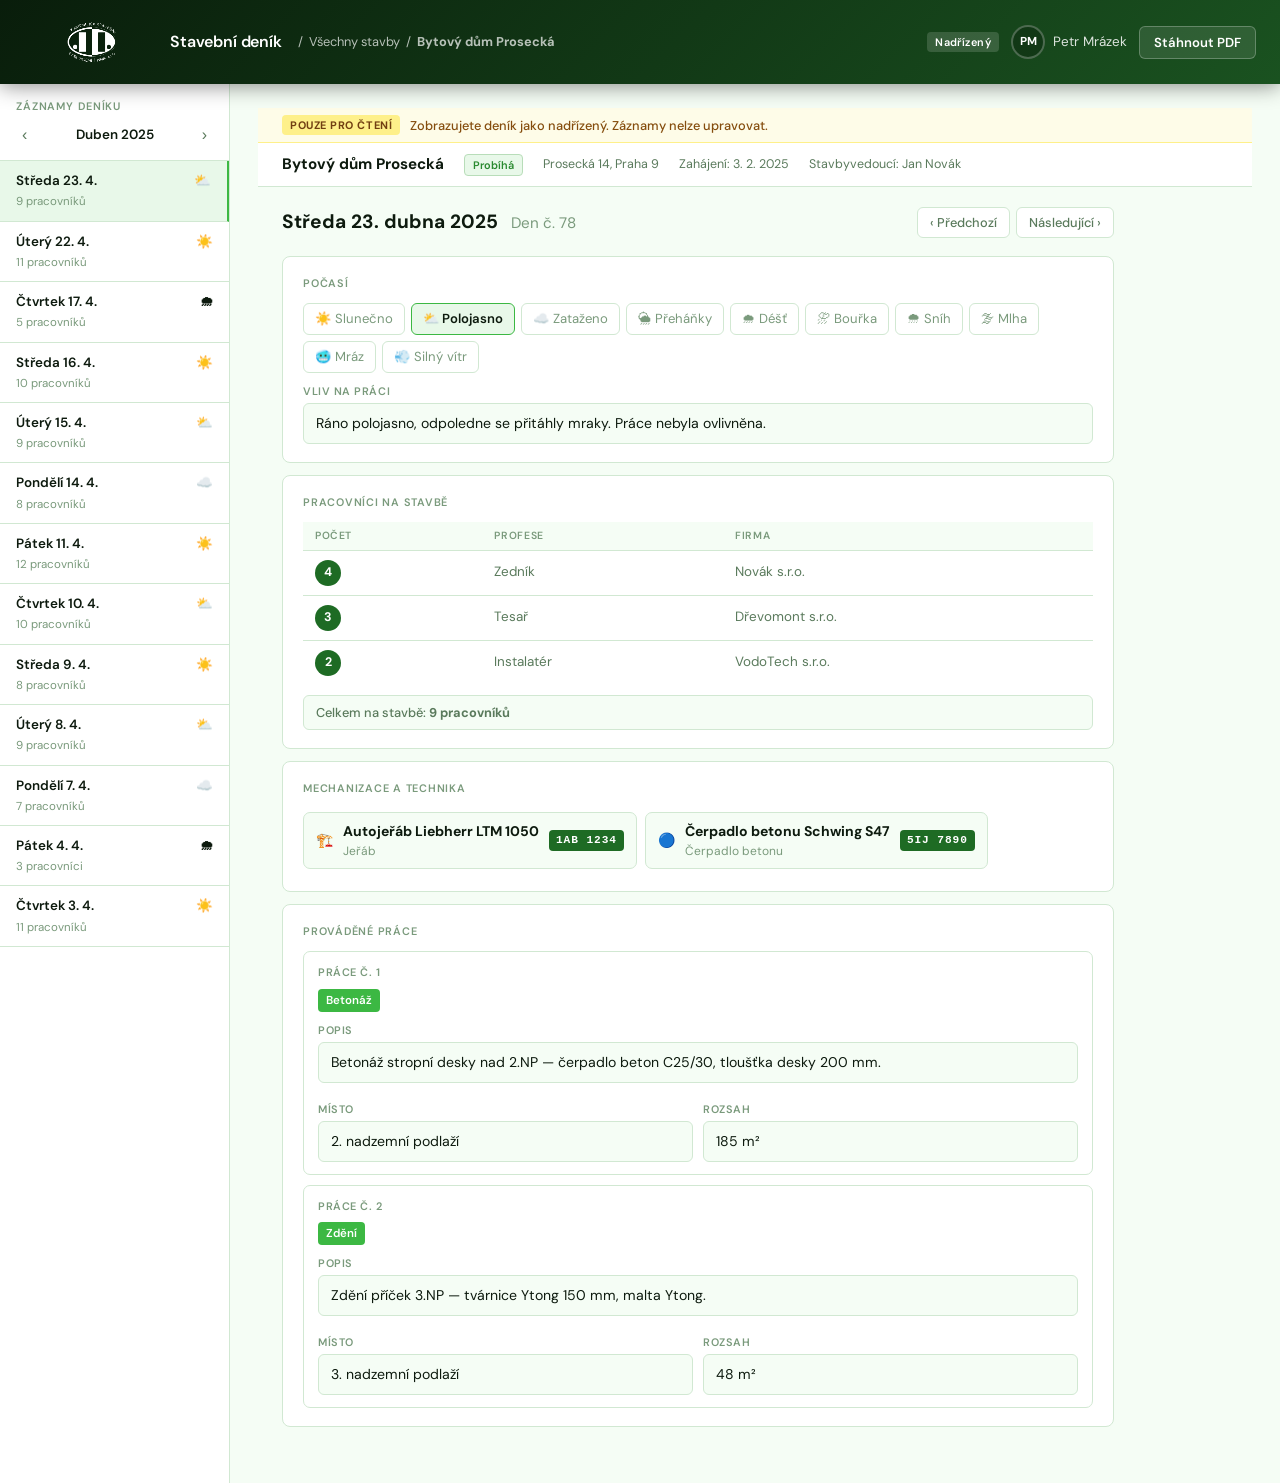
<file: denik-nadrizeny.html>
<!DOCTYPE html>
<html lang="cs">
<head>
  <meta charset="UTF-8" />
  <link rel="icon" type="image/jpeg" href="logo.jpg" />
  <meta name="viewport" content="width=device-width, initial-scale=1.0" />
  <title>Stavební deník – Náhled (Bytový dům Prosecká)</title>
  <link rel="stylesheet" href="style.css" />
  <style>
    .topbar-left { display: flex; align-items: center; gap: 8px; }
    .breadcrumb { display: flex; align-items: center; gap: 6px; font-size: 0.8rem; opacity: 0.7; margin-left: 8px; }
    .breadcrumb a { color: #fff; text-decoration: none; }

    .layout { display: flex; min-height: calc(100vh - 68px); }

    .day-sidebar { width: 230px; background: var(--surface); border-right: 1px solid var(--border); display: flex; flex-direction: column; flex-shrink: 0; }
    .day-sidebar-header { padding: 14px 16px; border-bottom: 1px solid var(--border); }
    .day-sidebar-title { font-size: 0.68rem; font-weight: 600; color: var(--subtle); text-transform: uppercase; letter-spacing: 0.08em; margin-bottom: 10px; }
    .month-nav { display: flex; align-items: center; justify-content: space-between; }
    .month-nav button { background: none; border: none; cursor: pointer; color: var(--muted); font-size: 1rem; padding: 2px 6px; border-radius: 4px; }
    .month-nav button:hover { background: var(--bg); }
    .month-label { font-weight: 600; font-size: 0.84rem; color: var(--text); }
    .day-list { flex: 1; overflow-y: auto; }
    .day-item { padding: 10px 16px; border-bottom: 1px solid var(--border); cursor: pointer; }
    .day-item:hover { background: var(--bg); }
    .day-item.active { background: var(--green-bg); border-right: 2px solid var(--green); }
    .day-item-date { font-size: 0.84rem; font-weight: 600; color: var(--text); display: flex; justify-content: space-between; }
    .day-item-meta { font-size: 0.72rem; color: var(--subtle); margin-top: 2px; }

    .main { flex: 1; overflow-y: auto; background: var(--bg); }
    .readonly-bar { background: #fefce8; border-bottom: 1px solid #fef08a; padding: 7px 24px; display: flex; align-items: center; gap: 10px; font-size: 0.8rem; color: #854d0e; font-weight: 500; }
    .readonly-badge { background: #fef08a; color: #713f12; font-size: 0.68rem; font-weight: 700; padding: 2px 8px; border-radius: 4px; text-transform: uppercase; letter-spacing: 0.05em; }
    .stavba-info { background: var(--surface); border-bottom: 1px solid var(--border); padding: 10px 24px; display: flex; align-items: center; gap: 20px; flex-wrap: wrap; }
    .stavba-info-name { font-weight: 700; font-size: 0.95rem; color: var(--text); }
    .stavba-info-item { font-size: 0.78rem; color: var(--muted); }
    .badge-sm { font-size: 0.68rem; font-weight: 600; padding: 2px 8px; border-radius: 4px; background: var(--green-bg); color: var(--green-d); border: 1px solid var(--green-b); }

    .day-content { padding: 20px 24px; max-width: 880px; }
    .day-title { display: flex; align-items: center; justify-content: space-between; margin-bottom: 18px; flex-wrap: wrap; gap: 10px; }
    .day-date-big { font-size: 1.2rem; font-weight: 700; color: var(--text); }
    .day-date-big span { font-weight: 400; color: var(--subtle); font-size: 0.95rem; margin-left: 8px; }
    .title-actions { display: flex; gap: 6px; }
    .btn-prev-next { background: var(--surface); border: 1px solid var(--border); color: var(--muted); padding: 6px 12px; border-radius: 6px; font-size: 0.8rem; font-weight: 500; cursor: pointer; font-family: inherit; }
    .btn-prev-next:hover { border-color: var(--border-2); color: var(--text); }

    .section { background: var(--surface); border: 1px solid var(--border); border-radius: 8px; padding: 18px 20px; margin-bottom: 12px; }
    .section-title { font-size: 0.68rem; font-weight: 600; color: var(--subtle); text-transform: uppercase; letter-spacing: 0.07em; margin-bottom: 12px; }
    .ro-label { font-size: 0.68rem; font-weight: 600; color: var(--subtle); text-transform: uppercase; letter-spacing: 0.05em; margin-bottom: 4px; margin-top: 10px; }
    .ro-value { font-size: 0.88rem; color: var(--text); line-height: 1.6; padding: 8px 12px; background: var(--bg); border-radius: 6px; border: 1px solid var(--border); }
    .weather-chips { display: flex; gap: 6px; flex-wrap: wrap; }
    .weather-chip { padding: 5px 11px; border-radius: 6px; font-size: 0.82rem; border: 1px solid var(--border); background: var(--surface); color: var(--subtle); }
    .weather-chip.active { border-color: var(--green); background: var(--green-bg); font-weight: 600; color: var(--text); }

    .workers-table { width: 100%; border-collapse: collapse; font-size: 0.84rem; }
    .workers-table th { text-align: left; font-size: 0.65rem; font-weight: 600; color: var(--subtle); text-transform: uppercase; letter-spacing: 0.06em; padding: 6px 12px; background: var(--bg); border-bottom: 1px solid var(--border); }
    .workers-table td { padding: 9px 12px; border-bottom: 1px solid var(--border); color: var(--muted); }
    .workers-table tr:last-child td { border-bottom: none; }
    .count-badge { display: inline-flex; align-items: center; justify-content: center; background: var(--slate); color: #fff; font-weight: 700; font-size: 0.78rem; width: 26px; height: 26px; border-radius: 50%; }
    .workers-total-row { margin-top: 10px; padding: 7px 12px; background: var(--bg); border-radius: 6px; border: 1px solid var(--border); font-size: 0.8rem; color: var(--muted); font-weight: 500; }

    .work-item { border: 1px solid var(--border); border-radius: 7px; padding: 12px 14px; margin-bottom: 10px; }
    .work-item:last-child { margin-bottom: 0; }
    .work-num { font-size: 0.68rem; font-weight: 600; color: var(--subtle); text-transform: uppercase; letter-spacing: 0.05em; margin-bottom: 8px; }
    .kat-chip { display: inline-block; padding: 3px 8px; border-radius: 4px; font-size: 0.72rem; font-weight: 600; background: var(--green); color: #fff; margin-right: 4px; }
    .work-grid { display: grid; grid-template-columns: 1fr 1fr; gap: 10px; margin-top: 8px; }

    .mech-card { display: inline-flex; align-items: center; gap: 10px; background: var(--bg); border: 1px solid var(--border); border-radius: 7px; padding: 8px 12px; margin: 4px 4px 4px 0; }
    .mech-spz { font-size: 0.7rem; font-weight: 700; font-family: monospace; background: var(--slate); color: #fff; padding: 2px 7px; border-radius: 4px; letter-spacing: 0.08em; }

    .btn-download { background: rgba(255,255,255,0.1); border: 1px solid rgba(255,255,255,0.25); color: #fff; font-weight: 600; font-size: 0.82rem; padding: 7px 14px; border-radius: 6px; cursor: pointer; font-family: inherit; }
    .btn-download:hover { background: rgba(255,255,255,0.2); }

    .role-pill { background: rgba(255,255,255,0.15); font-size: 0.68rem; font-weight: 600; padding: 2px 8px; border-radius: 4px; letter-spacing: 0.04em; }

    /* Export Modal */
    .modal-overlay { display: none; position: fixed; inset: 0; background: rgba(0,0,0,0.4); z-index: 300; align-items: center; justify-content: center; }
    .modal-overlay.open { display: flex; }
    .modal { background: var(--surface); border-radius: 10px; width: 500px; max-width: 95vw; border: 1px solid var(--border); box-shadow: 0 16px 48px rgba(0,0,0,0.16); }
    .modal-head { padding: 18px 22px 14px; border-bottom: 1px solid var(--border); display: flex; justify-content: space-between; align-items: center; }
    .modal-head h3 { font-size: 1rem; font-weight: 700; color: var(--text); }
    .modal-close { background: none; border: none; font-size: 1rem; cursor: pointer; color: var(--subtle); padding: 4px 7px; border-radius: 5px; }
    .modal-close:hover { background: var(--bg); color: var(--text); }
    .modal-body { padding: 18px 22px; }
    .modal-foot { padding: 12px 22px; border-top: 1px solid var(--border); display: flex; justify-content: flex-end; gap: 8px; }

    .exp-section { margin-bottom: 18px; }
    .exp-section-title { font-size: 0.68rem; font-weight: 600; color: var(--subtle); text-transform: uppercase; letter-spacing: 0.07em; margin-bottom: 10px; }
    .radio-group { display: flex; flex-direction: column; gap: 6px; }
    .radio-opt { display: flex; align-items: center; gap: 10px; padding: 9px 12px; border: 1px solid var(--border); border-radius: 6px; cursor: pointer; }
    .radio-opt:hover { border-color: var(--green); background: var(--green-bg); }
    .radio-opt.selected { border-color: var(--green); background: var(--green-bg); }
    .radio-opt input[type=radio] { accent-color: var(--green); width: 15px; height: 15px; flex-shrink: 0; }
    .radio-opt-label { font-size: 0.84rem; font-weight: 600; color: var(--text); }
    .radio-opt-sub { font-size: 0.72rem; color: var(--subtle); margin-top: 1px; }

    .custom-range { display: none; gap: 10px; align-items: center; margin-top: 6px; padding: 10px 12px; background: var(--bg); border-radius: 6px; border: 1px solid var(--border); }
    .custom-range.show { display: flex; }
    .custom-range label { font-size: 0.8rem; font-weight: 500; color: var(--muted); white-space: nowrap; }
    .custom-range input[type=date] { border: 1px solid var(--border); border-radius: 6px; padding: 5px 9px; font-size: 0.8rem; font-family: inherit; outline: none; }
    .custom-range input[type=date]:focus { border-color: var(--green); }

    .checks-grid { display: grid; grid-template-columns: 1fr 1fr; gap: 6px; }
    .check-opt { display: flex; align-items: center; gap: 8px; padding: 7px 10px; border: 1px solid var(--border); border-radius: 6px; cursor: pointer; }
    .check-opt:hover { border-color: var(--green); background: var(--green-bg); }
    .check-opt input[type=checkbox] { accent-color: var(--green); width: 14px; height: 14px; flex-shrink: 0; }
    .check-opt span { font-size: 0.8rem; font-weight: 500; color: var(--muted); }

    .pdf-info { display: flex; align-items: center; gap: 8px; padding: 9px 12px; background: #eff6ff; border-radius: 6px; font-size: 0.78rem; color: #1e40af; margin-top: 14px; border: 1px solid #bfdbfe; }
  </style>
</head>
<body>

<div class="topbar">
  <div class="topbar-left">
    <a href="dashboard-nadrizeny.html" class="topbar-logo">
      <img src="logo.jpg" class="topbar-logo-img" alt="I. Kamenická stavební" />
      Stavební deník
    </a>
    <div class="breadcrumb">
      / <a href="dashboard-nadrizeny.html">Všechny stavby</a>
      / <strong>Bytový dům Prosecká</strong>
    </div>
  </div>
  <div class="topbar-right">
    <span class="role-pill">Nadřízený</span>
    <div class="topbar-user"><div class="avatar-top">PM</div><span>Petr Mrázek</span></div>
    <button class="btn-download" onclick="openExportModal()">Stáhnout PDF</button>
  </div>
</div>

<div class="layout">
  <aside class="day-sidebar">
    <div class="day-sidebar-header">
      <div class="day-sidebar-title">Záznamy deníku</div>
      <div class="month-nav">
        <button>‹</button>
        <span class="month-label">Duben 2025</span>
        <button>›</button>
      </div>
    </div>
    <div class="day-list" id="day-list"></div>
  </aside>

  <main class="main">
    <div class="readonly-bar">
      <span class="readonly-badge">Pouze pro čtení</span>
      Zobrazujete deník jako nadřízený. Záznamy nelze upravovat.
    </div>
    <div class="stavba-info">
      <span class="stavba-info-name">Bytový dům Prosecká</span>
      <span class="badge-sm">Probíhá</span>
      <span class="stavba-info-item">Prosecká 14, Praha 9</span>
      <span class="stavba-info-item">Zahájení: 3. 2. 2025</span>
      <span class="stavba-info-item">Stavbyvedoucí: Jan Novák</span>
    </div>

    <div class="day-content" id="day-content">
      <!-- renderováno JavaScriptem -->
    </div>
  </main>
</div>

<!-- Export Modal -->
<div class="modal-overlay" id="export-modal">
  <div class="modal">
    <div class="modal-head">
      <h3>Stáhnout deník jako PDF</h3>
      <button class="modal-close" onclick="closeExportModal()">✕</button>
    </div>
    <div class="modal-body">

      <div class="exp-section">
        <div class="exp-section-title">Rozsah exportu</div>
        <div class="radio-group">

          <label class="radio-opt selected" id="opt-day">
            <input type="radio" name="range" value="day" checked onchange="onRangeChange()" />
            <div>
              <div class="radio-opt-label">Aktuální záznam</div>
              <div class="radio-opt-sub" id="opt-day-sub">Středa 23. dubna 2025</div>
            </div>
          </label>

          <label class="radio-opt" id="opt-month">
            <input type="radio" name="range" value="month" onchange="onRangeChange()" />
            <div>
              <div class="radio-opt-label">Celý měsíc</div>
              <div class="radio-opt-sub">Duben 2025 — všechny záznamy (13 dnů)</div>
            </div>
          </label>

          <label class="radio-opt" id="opt-all">
            <input type="radio" name="range" value="all" onchange="onRangeChange()" />
            <div>
              <div class="radio-opt-label">Celý deník</div>
              <div class="radio-opt-sub">Od zahájení stavby — všechny záznamy</div>
            </div>
          </label>

          <label class="radio-opt" id="opt-custom">
            <input type="radio" name="range" value="custom" onchange="onRangeChange()" />
            <div>
              <div class="radio-opt-label">Vlastní rozsah</div>
              <div class="radio-opt-sub">Zvolte datum od – do</div>
            </div>
          </label>

        </div>
        <div class="custom-range" id="custom-range">
          <label>Od:</label>
          <input type="date" id="date-from" value="2025-04-01" />
          <label>Do:</label>
          <input type="date" id="date-to" value="2025-04-23" />
        </div>
      </div>

      <div class="exp-section">
        <div class="exp-section-title">Co zahrnout</div>
        <div class="checks-grid">
          <label class="check-opt"><input type="checkbox" id="inc-weather" checked /><span>Počasí</span></label>
          <label class="check-opt"><input type="checkbox" id="inc-workers" checked /><span>Pracovníci</span></label>
          <label class="check-opt"><input type="checkbox" id="inc-mech" checked /><span>Mechanizace</span></label>
          <label class="check-opt"><input type="checkbox" id="inc-work" checked /><span>Prováděné práce</span></label>
          <label class="check-opt"><input type="checkbox" id="inc-sign" checked /><span>Podpisové řádky</span></label>
          <label class="check-opt"><input type="checkbox" id="inc-summary" checked /><span>Souhrnná tabulka</span></label>
        </div>
      </div>

      <div class="pdf-info">
        V dialogu tisku zvolte <strong>„Uložit jako PDF"</strong> (nebo Ctrl+P → PDF). Formát A4, na výšku.
      </div>

    </div>
    <div class="modal-foot">
      <button class="btn-secondary" onclick="closeExportModal()">Zrušit</button>
      <button class="btn-primary" onclick="generatePDF()">Generovat a stáhnout PDF</button>
    </div>
  </div>
</div>

<script>
// ── Data deníku ───────────────────────────────────────────
const SITE = {
  name: 'Bytový dům Prosecká',
  addr: 'Prosecká 14, Praha 9',
  mgr:  'Jan Novák',
  start:'3. 2. 2025',
  investor: 'Prosecká s.r.o.',
};

const ENTRIES = [
  {
    key:'2025-04-23', label:'Středa 23. dubna 2025', dayNum:78, w:['⛅ Polojasno'],
    wNote:'Ráno polojasno, odpoledne se přitáhly mraky. Práce nebyla ovlivněna.',
    workers:[
      {n:4,prof:'Zedník',firm:'Novák s.r.o.'},
      {n:3,prof:'Tesař',firm:'Dřevomont s.r.o.'},
      {n:2,prof:'Instalatér',firm:'VodoTech s.r.o.'},
    ],
    mech:[
      {icon:'🏗️',name:'Autojeřáb Liebherr LTM 1050',type:'Jeřáb',spz:'1AB 1234'},
      {icon:'🔵',name:'Čerpadlo betonu Schwing S47',type:'Čerpadlo betonu',spz:'5IJ 7890'},
    ],
    work:[
      {kat:'Betonáž',desc:'Betonáž stropní desky nad 2.NP — čerpadlo beton C25/30, tloušťka desky 200 mm.',place:'2. nadzemní podlaží',amount:'185',unit:'m²'},
      {kat:'Zdění',desc:'Zdění příček 3.NP — tvárnice Ytong 150 mm, malta Ytong.',place:'3. nadzemní podlaží',amount:'48',unit:'m²'},
    ],
  },
  {
    key:'2025-04-22', label:'Úterý 22. dubna 2025', dayNum:77, w:['☀️ Slunečno'],
    wNote:'Celodenní slunečno, ideální podmínky pro práci venku.',
    workers:[
      {n:5,prof:'Zedník',firm:'Novák s.r.o.'},
      {n:3,prof:'Tesař',firm:'Dřevomont s.r.o.'},
      {n:3,prof:'Lešenář',firm:'LešenStav a.s.'},
    ],
    mech:[
      {icon:'🚧',name:'Vibrační válec Bomag BW213',type:'Válec',spz:'7MN 6789'},
    ],
    work:[
      {kat:'Lešení',desc:'Montáž fasádního lešení — jižní a západní fasáda, sekce B.',place:'Fasáda',amount:'320',unit:'m²'},
      {kat:'Zdění',desc:'Zdění příček 2.NP — cihla Porotherm 14, malta M5.',place:'2. nadzemní podlaží',amount:'62',unit:'m²'},
    ],
  },
  {
    key:'2025-04-17', label:'Čtvrtek 17. dubna 2025', dayNum:72, w:['🌧 Déšť'],
    wNote:'Vydatný déšť od 10:00 do 14:30. Venkovní práce přerušeny. Pokračovalo se v interiéru.',
    workers:[
      {n:3,prof:'Instalatér',firm:'VodoTech s.r.o.'},
      {n:2,prof:'Elektrikář',firm:'ElektroPro s.r.o.'},
    ],
    mech:[],
    work:[
      {kat:'Instalace',desc:'Rozvody vody a kanalizace — 2. NP, bytové jednotky č. 201–205.',place:'2. nadzemní podlaží',amount:'85',unit:'bm'},
      {kat:'Elektro',desc:'Vedení silnoproudých rozvodů — chodba 2. NP.',place:'2. nadzemní podlaží',amount:'40',unit:'bm'},
    ],
  },
  {
    key:'2025-04-16', label:'Středa 16. dubna 2025', dayNum:71, w:['☀️ Slunečno'],
    wNote:'',
    workers:[
      {n:4,prof:'Zedník',firm:'Novák s.r.o.'},
      {n:4,prof:'Betonář',firm:'Novák s.r.o.'},
      {n:2,prof:'Železář',firm:'IronBuild s.r.o.'},
    ],
    mech:[
      {icon:'🚛',name:'Tatra 815 sklápěč',type:'Nákladní vozidlo',spz:'2CD 5678'},
      {icon:'⛏️',name:'Pásové rypadlo CAT 320',type:'Rypadlo',spz:'4GH 3456'},
    ],
    work:[
      {kat:'Železářské práce',desc:'Vázání výztuže stropní desky nad 2.NP — ocel B500B, dle PD.',place:'2. nadzemní podlaží',amount:'2.4',unit:'t'},
      {kat:'Betonáž',desc:'Bednění stropní desky nad 2.NP — systémové bednění Doka.',place:'2. nadzemní podlaží',amount:'185',unit:'m²'},
    ],
  },
  {
    key:'2025-04-15', label:'Úterý 15. dubna 2025', dayNum:70, w:['⛅ Polojasno'],
    wNote:'Mírný vítr odpoledne, bez vlivu na práce.',
    workers:[
      {n:4,prof:'Zedník',firm:'Novák s.r.o.'},
      {n:3,prof:'Tesař',firm:'Dřevomont s.r.o.'},
      {n:2,prof:'Podlahář',firm:'PodlahaPlus s.r.o.'},
    ],
    mech:[],
    work:[
      {kat:'Podlahy',desc:'Litá anhydritová podlaha — 1.NP, tl. 50 mm.',place:'1. nadzemní podlaží',amount:'210',unit:'m²'},
    ],
  },
];

// ── Sidebar ───────────────────────────────────────────────
const sidebarItems = [
  {key:'2025-04-23',label:'Středa 23. 4.',w:'⛅',note:'9 pracovníků'},
  {key:'2025-04-22',label:'Úterý 22. 4.',w:'☀️',note:'11 pracovníků'},
  {key:'2025-04-17',label:'Čtvrtek 17. 4.',w:'🌧',note:'5 pracovníků'},
  {key:'2025-04-16',label:'Středa 16. 4.',w:'☀️',note:'10 pracovníků'},
  {key:'2025-04-15',label:'Úterý 15. 4.',w:'⛅',note:'9 pracovníků'},
  {key:'2025-04-14',label:'Pondělí 14. 4.',w:'☁️',note:'8 pracovníků'},
  {key:'2025-04-11',label:'Pátek 11. 4.',w:'☀️',note:'12 pracovníků'},
  {key:'2025-04-10',label:'Čtvrtek 10. 4.',w:'⛅',note:'10 pracovníků'},
  {key:'2025-04-09',label:'Středa 9. 4.',w:'☀️',note:'8 pracovníků'},
  {key:'2025-04-08',label:'Úterý 8. 4.',w:'⛅',note:'9 pracovníků'},
  {key:'2025-04-07',label:'Pondělí 7. 4.',w:'☁️',note:'7 pracovníků'},
  {key:'2025-04-04',label:'Pátek 4. 4.',w:'🌧',note:'3 pracovníci'},
  {key:'2025-04-03',label:'Čtvrtek 3. 4.',w:'☀️',note:'11 pracovníků'},
];

let activeKey = '2025-04-23';

function buildSidebar() {
  const el = document.getElementById('day-list');
  el.innerHTML = sidebarItems.map(d => `
    <div class="day-item${d.key === activeKey ? ' active' : ''}" onclick="selectEntry('${d.key}', this)">
      <div class="day-item-date"><span>${d.label}</span><span>${d.w}</span></div>
      <div class="day-item-meta">${d.note}</div>
    </div>`).join('');
}

function selectEntry(key, el) {
  activeKey = key;
  document.querySelectorAll('.day-item').forEach(i => i.classList.remove('active'));
  el.classList.add('active');
  const entry = ENTRIES.find(e => e.key === key);
  if (entry) renderEntry(entry);
}

// ── Render záznamu ────────────────────────────────────────
function renderEntry(e) {
  const total = e.workers.reduce((s, w) => s + w.n, 0);
  document.getElementById('day-content').innerHTML = `
    <div class="day-title">
      <div class="day-date-big">${e.label} <span>Den č. ${e.dayNum}</span></div>
      <div class="title-actions">
        <button class="btn-prev-next" onclick="shiftDay(-1)">‹ Předchozí</button>
        <button class="btn-prev-next" onclick="shiftDay(1)">Následující ›</button>
      </div>
    </div>

    <div class="section">
      <div class="section-title">Počasí</div>
      <div class="weather-chips">
        ${['☀️ Slunečno','⛅ Polojasno','☁️ Zataženo','🌦 Přeháňky','🌧 Déšť','⛈ Bouřka','🌨 Sníh','🌫 Mlha','🥶 Mráz','💨 Silný vítr']
          .map(c => `<span class="weather-chip${e.w.includes(c)?' active':''}">${c}</span>`).join('')}
      </div>
      ${e.wNote ? `<div class="ro-label">Vliv na práci</div><div class="ro-value">${e.wNote}</div>` : ''}
    </div>

    <div class="section">
      <div class="section-title">Pracovníci na stavbě</div>
      <table class="workers-table">
        <thead><tr><th>Počet</th><th>Profese</th><th>Firma</th></tr></thead>
        <tbody>
          ${e.workers.map(w => `<tr>
            <td><span class="count-badge">${w.n}</span></td>
            <td>${w.prof}</td>
            <td>${w.firm}</td>
          </tr>`).join('')}
        </tbody>
      </table>
      <div class="workers-total-row">Celkem na stavbě: <strong>${total} pracovníků</strong></div>
    </div>

    ${e.mech.length ? `
    <div class="section">
      <div class="section-title">Mechanizace a technika</div>
      <div>${e.mech.map(m => `
        <div class="mech-card">
          <span>${m.icon}</span>
          <div>
            <div style="font-size:.875rem;font-weight:700;color:var(--text)">${m.name}</div>
            <div style="font-size:.75rem;color:var(--subtle)">${m.type}</div>
          </div>
          <span class="mech-spz">${m.spz}</span>
        </div>`).join('')}
      </div>
    </div>` : ''}

    <div class="section">
      <div class="section-title">Prováděné práce</div>
      ${e.work.map((w, i) => `
        <div class="work-item">
          <div class="work-num">Práce č. ${i + 1}</div>
          <span class="kat-chip">${w.kat}</span>
          <div class="ro-label">Popis</div>
          <div class="ro-value">${w.desc}</div>
          <div class="work-grid">
            <div><div class="ro-label">Místo</div><div class="ro-value">${w.place}</div></div>
            <div><div class="ro-label">Rozsah</div><div class="ro-value">${w.amount} ${w.unit}</div></div>
          </div>
        </div>`).join('')}
    </div>`;
}

function shiftDay(dir) {
  const idx = sidebarItems.findIndex(d => d.key === activeKey);
  const next = idx + dir;
  if (next >= 0 && next < sidebarItems.length) {
    const el = document.querySelectorAll('.day-item')[next];
    selectEntry(sidebarItems[next].key, el);
  }
}

// ── Export modal ──────────────────────────────────────────
function openExportModal() {
  document.getElementById('export-modal').classList.add('open');
}
function closeExportModal() {
  document.getElementById('export-modal').classList.remove('open');
}
function onRangeChange() {
  const val = document.querySelector('input[name=range]:checked').value;
  document.querySelectorAll('.radio-opt').forEach(o => o.classList.remove('selected'));
  document.querySelector(`input[name=range][value="${val}"]`).closest('.radio-opt').classList.add('selected');
  document.getElementById('custom-range').classList.toggle('show', val === 'custom');
}
document.getElementById('export-modal').addEventListener('click', e => {
  if (e.target === document.getElementById('export-modal')) closeExportModal();
});

// ── Generování PDF ────────────────────────────────────────
function generatePDF() {
  const range  = document.querySelector('input[name=range]:checked').value;
  const incW   = document.getElementById('inc-weather').checked;
  const incWrk = document.getElementById('inc-workers').checked;
  const incM   = document.getElementById('inc-mech').checked;
  const incWk  = document.getElementById('inc-work').checked;
  const incS   = document.getElementById('inc-sign').checked;
  const incSum = document.getElementById('inc-summary').checked;

  let entries;
  if (range === 'day') {
    entries = ENTRIES.filter(e => e.key === activeKey);
  } else if (range === 'month') {
    entries = ENTRIES.filter(e => e.key.startsWith('2025-04'));
  } else if (range === 'all') {
    entries = [...ENTRIES];
  } else {
    const from = document.getElementById('date-from').value;
    const to   = document.getElementById('date-to').value;
    entries = ENTRIES.filter(e => e.key >= from && e.key <= to);
  }

  if (!entries.length) {
    alert('Pro zvolený rozsah neexistují žádné záznamy.');
    return;
  }

  const now = new Date().toLocaleDateString('cs-CZ', {day:'numeric', month:'long', year:'numeric'});
  const totalWorkerDays = entries.reduce((s, e) => s + e.workers.reduce((ss, w) => ss + w.n, 0), 0);

  const summaryTable = incSum ? `
    <div style="margin-bottom:24px; page-break-inside:avoid;">
      <h3 style="font-size:10pt; font-weight:700; margin-bottom:8px; color:#166534;">Souhrn exportovaného období</h3>
      <table style="width:100%; border-collapse:collapse; font-size:9pt;">
        <tr style="background:#f1f5f9;">
          <th style="text-align:left; padding:6px 10px; border:1px solid #e2e8f0;">Ukazatel</th>
          <th style="text-align:right; padding:6px 10px; border:1px solid #e2e8f0;">Hodnota</th>
        </tr>
        <tr><td style="padding:6px 10px; border:1px solid #e2e8f0;">Počet záznamů</td><td style="text-align:right; padding:6px 10px; border:1px solid #e2e8f0; font-weight:700;">${entries.length}</td></tr>
        <tr style="background:#f8fafc;"><td style="padding:6px 10px; border:1px solid #e2e8f0;">Celkem člověkodní</td><td style="text-align:right; padding:6px 10px; border:1px solid #e2e8f0; font-weight:700;">${totalWorkerDays}</td></tr>
        <tr><td style="padding:6px 10px; border:1px solid #e2e8f0;">Rozsah</td><td style="text-align:right; padding:6px 10px; border:1px solid #e2e8f0;">${entries[entries.length-1].label.split(' ').slice(-3).join(' ')} – ${entries[0].label.split(' ').slice(-3).join(' ')}</td></tr>
      </table>
    </div>
  ` : '';

  const entriesHTML = entries.map((e, ei) => {
    const total = e.workers.reduce((s, w) => s + w.n, 0);

    const weatherHTML = incW ? `
      <div style="margin-bottom:14px; page-break-inside:avoid;">
        <div style="font-size:8pt; font-weight:700; color:#64748b; text-transform:uppercase; letter-spacing:.05em; margin-bottom:5px;">Počasí</div>
        <div style="font-size:10pt; margin-bottom:4px;">${e.w.join(', ')}</div>
        ${e.wNote ? `<div style="font-size:9pt; color:#475569; background:#f8fafc; padding:6px 10px; border-radius:4px; border:1px solid #e2e8f0;">${e.wNote}</div>` : ''}
      </div>` : '';

    const workersHTML = incWrk ? `
      <div style="margin-bottom:14px; page-break-inside:avoid;">
        <div style="font-size:8pt; font-weight:700; color:#64748b; text-transform:uppercase; letter-spacing:.05em; margin-bottom:5px;">Pracovníci</div>
        <table style="width:100%; border-collapse:collapse; font-size:9pt;">
          <thead><tr style="background:#f1f5f9;">
            <th style="text-align:left; padding:5px 8px; border:1px solid #e2e8f0; width:60px;">Počet</th>
            <th style="text-align:left; padding:5px 8px; border:1px solid #e2e8f0;">Profese</th>
            <th style="text-align:left; padding:5px 8px; border:1px solid #e2e8f0;">Firma</th>
          </tr></thead>
          <tbody>
            ${e.workers.map(w => `<tr>
              <td style="padding:5px 8px; border:1px solid #e2e8f0; text-align:center; font-weight:700;">${w.n}</td>
              <td style="padding:5px 8px; border:1px solid #e2e8f0;">${w.prof}</td>
              <td style="padding:5px 8px; border:1px solid #e2e8f0;">${w.firm}</td>
            </tr>`).join('')}
            <tr style="background:#f8fafc; font-weight:700;">
              <td style="padding:5px 8px; border:1px solid #e2e8f0; text-align:center;">${total}</td>
              <td colspan="2" style="padding:5px 8px; border:1px solid #e2e8f0;">CELKEM na stavbě</td>
            </tr>
          </tbody>
        </table>
      </div>` : '';

    const mechHTML = incM && e.mech.length ? `
      <div style="margin-bottom:14px; page-break-inside:avoid;">
        <div style="font-size:8pt; font-weight:700; color:#64748b; text-transform:uppercase; letter-spacing:.05em; margin-bottom:5px;">Mechanizace</div>
        <table style="width:100%; border-collapse:collapse; font-size:9pt;">
          <thead><tr style="background:#f1f5f9;">
            <th style="text-align:left; padding:5px 8px; border:1px solid #e2e8f0;">Stroj / vozidlo</th>
            <th style="text-align:left; padding:5px 8px; border:1px solid #e2e8f0;">Typ</th>
            <th style="text-align:left; padding:5px 8px; border:1px solid #e2e8f0; width:90px;">SPZ</th>
          </tr></thead>
          <tbody>
            ${e.mech.map(m => `<tr>
              <td style="padding:5px 8px; border:1px solid #e2e8f0;">${m.name}</td>
              <td style="padding:5px 8px; border:1px solid #e2e8f0;">${m.type}</td>
              <td style="padding:5px 8px; border:1px solid #e2e8f0; font-family:monospace; font-weight:700;">${m.spz}</td>
            </tr>`).join('')}
          </tbody>
        </table>
      </div>` : '';

    const workHTML = incWk ? `
      <div style="margin-bottom:14px; page-break-inside:avoid;">
        <div style="font-size:8pt; font-weight:700; color:#64748b; text-transform:uppercase; letter-spacing:.05em; margin-bottom:5px;">Prováděné práce</div>
        <table style="width:100%; border-collapse:collapse; font-size:9pt;">
          <thead><tr style="background:#f1f5f9;">
            <th style="text-align:left; padding:5px 8px; border:1px solid #e2e8f0; width:90px;">Kategorie</th>
            <th style="text-align:left; padding:5px 8px; border:1px solid #e2e8f0;">Popis</th>
            <th style="text-align:left; padding:5px 8px; border:1px solid #e2e8f0; width:110px;">Místo</th>
            <th style="text-align:left; padding:5px 8px; border:1px solid #e2e8f0; width:70px;">Rozsah</th>
          </tr></thead>
          <tbody>
            ${e.work.map(w => `<tr>
              <td style="padding:5px 8px; border:1px solid #e2e8f0; font-weight:700; color:#0f766e;">${w.kat}</td>
              <td style="padding:5px 8px; border:1px solid #e2e8f0;">${w.desc}</td>
              <td style="padding:5px 8px; border:1px solid #e2e8f0;">${w.place}</td>
              <td style="padding:5px 8px; border:1px solid #e2e8f0; font-weight:700;">${w.amount} ${w.unit}</td>
            </tr>`).join('')}
          </tbody>
        </table>
      </div>` : '';

    const signHTML = incS ? `
      <div style="margin-top:16px; page-break-inside:avoid;">
        <table style="width:100%; border-collapse:collapse;">
          <tr>
            <td style="width:33%; padding-top:28px; border-top:1px solid #999; font-size:8pt; color:#64748b; padding-right:20px;">
              Podpis stavbyvedoucího<br><strong style="color:#1e293b;">${SITE.mgr}</strong>
            </td>
            <td style="width:33%; padding-top:28px; border-top:1px solid #999; font-size:8pt; color:#64748b; padding-right:20px;">
              Podpis odpovědného projektanta
            </td>
            <td style="width:33%; padding-top:28px; border-top:1px solid #999; font-size:8pt; color:#64748b;">
              Podpis investora / TDI
            </td>
          </tr>
        </table>
      </div>` : '';

    const isLast = ei === entries.length - 1;
    return `
      <div style="border:1px solid #e2e8f0; border-radius:6px; padding:16px 18px; margin-bottom:20px; ${isLast ? '' : 'page-break-after:auto;'}">
        <div style="display:flex; justify-content:space-between; align-items:baseline; border-bottom:2px solid #166534; padding-bottom:8px; margin-bottom:14px;">
          <div>
            <span style="font-size:12pt; font-weight:800; color:#166534;">${e.label}</span>
            <span style="font-size:9pt; color:#64748b; margin-left:10px;">Den č. ${e.dayNum}</span>
          </div>
          <span style="font-size:9pt; color:#64748b;">${e.w.join(', ')}</span>
        </div>
        ${weatherHTML}${workersHTML}${mechHTML}${workHTML}${signHTML}
      </div>`;
  }).join('');

  const html = `<!DOCTYPE html>
<html lang="cs">
<head>
  <meta charset="UTF-8"/>
  <title>Stavební deník — ${SITE.name}</title>
  <style>
    @page { size: A4; margin: 15mm 18mm 18mm; }
    * { box-sizing: border-box; margin: 0; padding: 0; }
    body { font-family: Arial, sans-serif; font-size: 10pt; color: #1e293b; background: #fff; }
    @media print {
      body { -webkit-print-color-adjust: exact; print-color-adjust: exact; }
    }
  </style>
</head>
<body>
  <div style="display:flex; justify-content:space-between; align-items:flex-start; border-bottom:3px solid #134e4a; padding-bottom:12px; margin-bottom:18px;">
    <div>
      <div style="font-size:16pt; font-weight:800; color:#166534; letter-spacing:-.02em;">STAVEBNÍ DENÍK</div>
      <div style="font-size:11pt; font-weight:700; color:#1e293b; margin-top:4px;">${SITE.name}</div>
      <div style="font-size:9pt; color:#64748b; margin-top:2px;">${SITE.addr} &nbsp;·&nbsp; Zahájení: ${SITE.start}</div>
      <div style="font-size:9pt; color:#64748b; margin-top:1px;">Stavbyvedoucí: <strong>${SITE.mgr}</strong> &nbsp;·&nbsp; Investor: ${SITE.investor}</div>
    </div>
    <div style="text-align:right; font-size:8pt; color:#64748b;">
      <div style="font-size:9pt; font-weight:700; color:#166534;">Export deníku</div>
      <div>Vytisknuto: ${now}</div>
      <div>Záznamy: ${entries.length} dnů</div>
      <div>Stavební deník v2</div>
    </div>
  </div>

  ${summaryTable}
  ${entriesHTML}

  <div style="border-top:1px solid #e2e8f0; margin-top:24px; padding-top:8px; font-size:7.5pt; color:#94a3b8; display:flex; justify-content:space-between;">
    <span>Stavební deník — ${SITE.name} — ${SITE.addr}</span>
    <span>Exportoval: Petr Mrázek (Nadřízený) · ${now}</span>
  </div>
</body>
</html>`;

  const win = window.open('', '_blank');
  win.document.write(html);
  win.document.close();
  win.focus();
  setTimeout(() => { win.print(); }, 600);
  closeExportModal();
}

// ── Init ─────────────────────────────────────────────────
buildSidebar();
renderEntry(ENTRIES[0]);
</script>
</body>
</html>
</file>
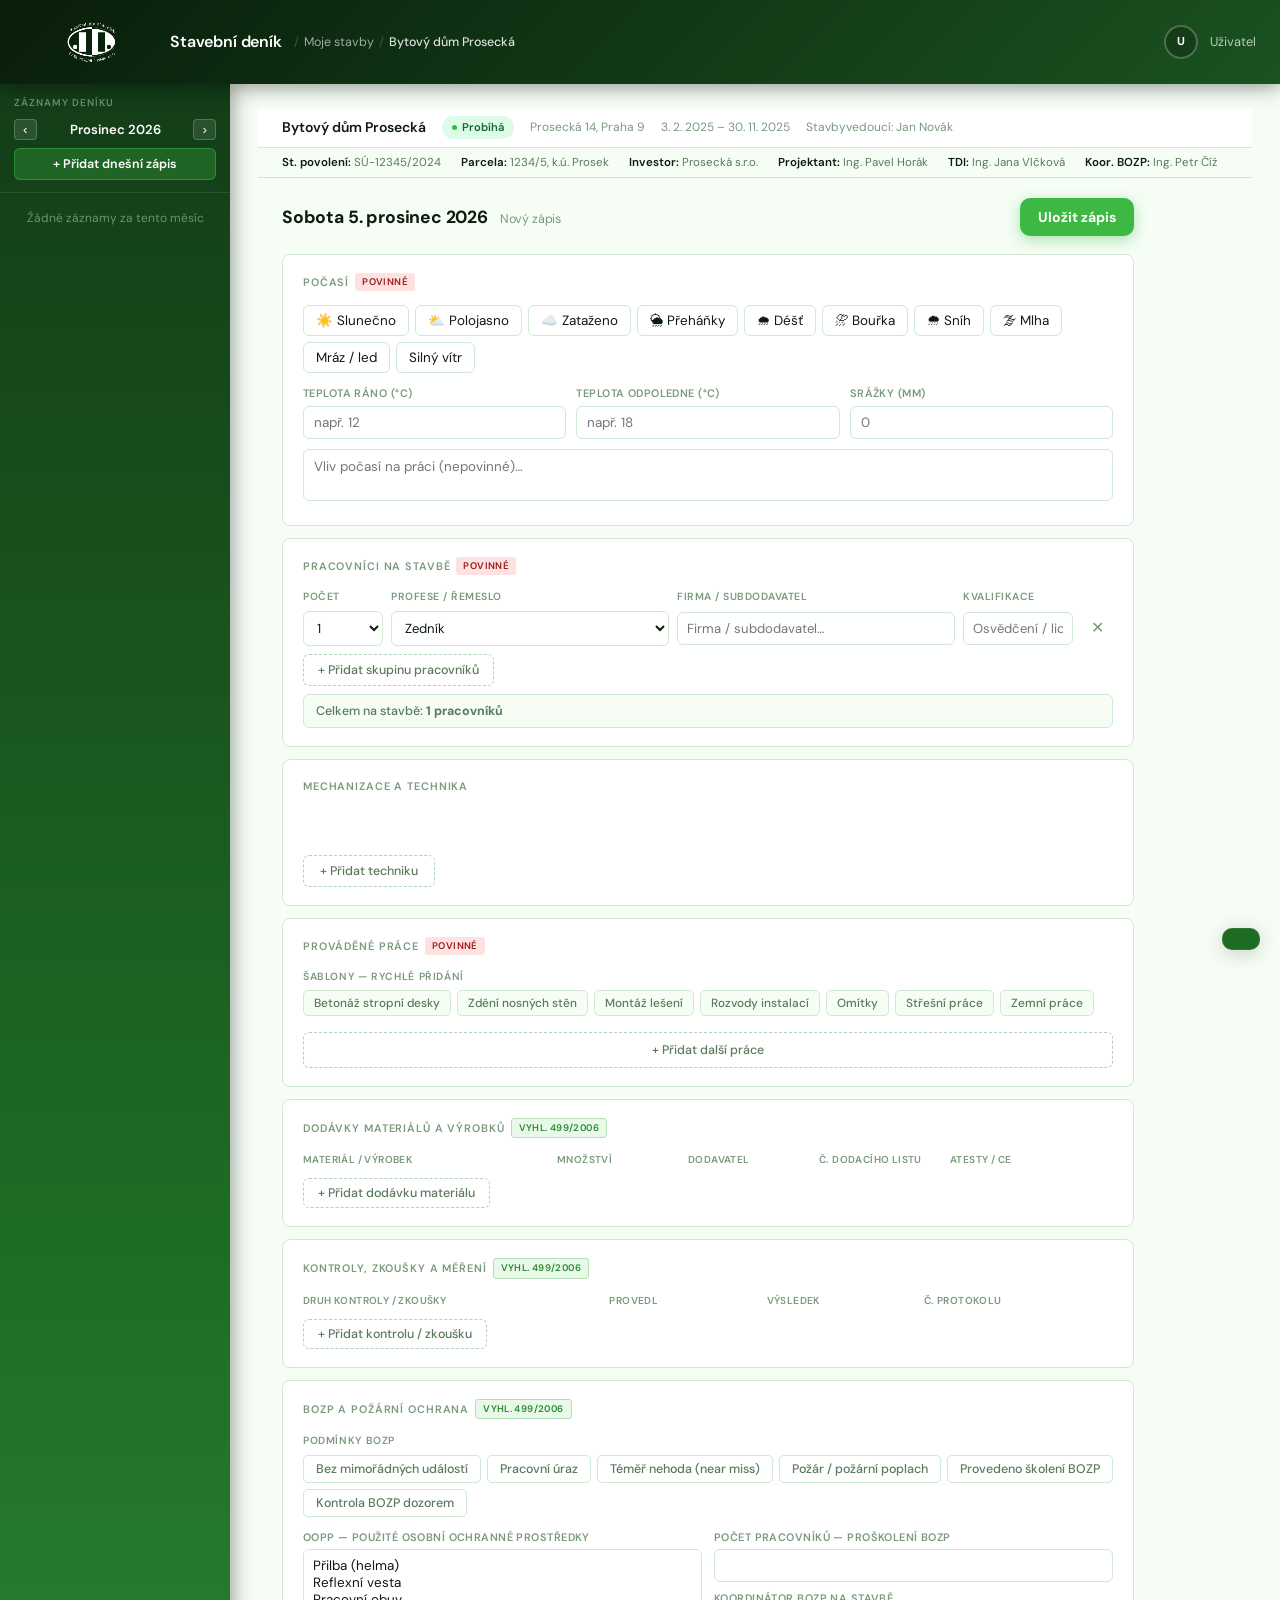
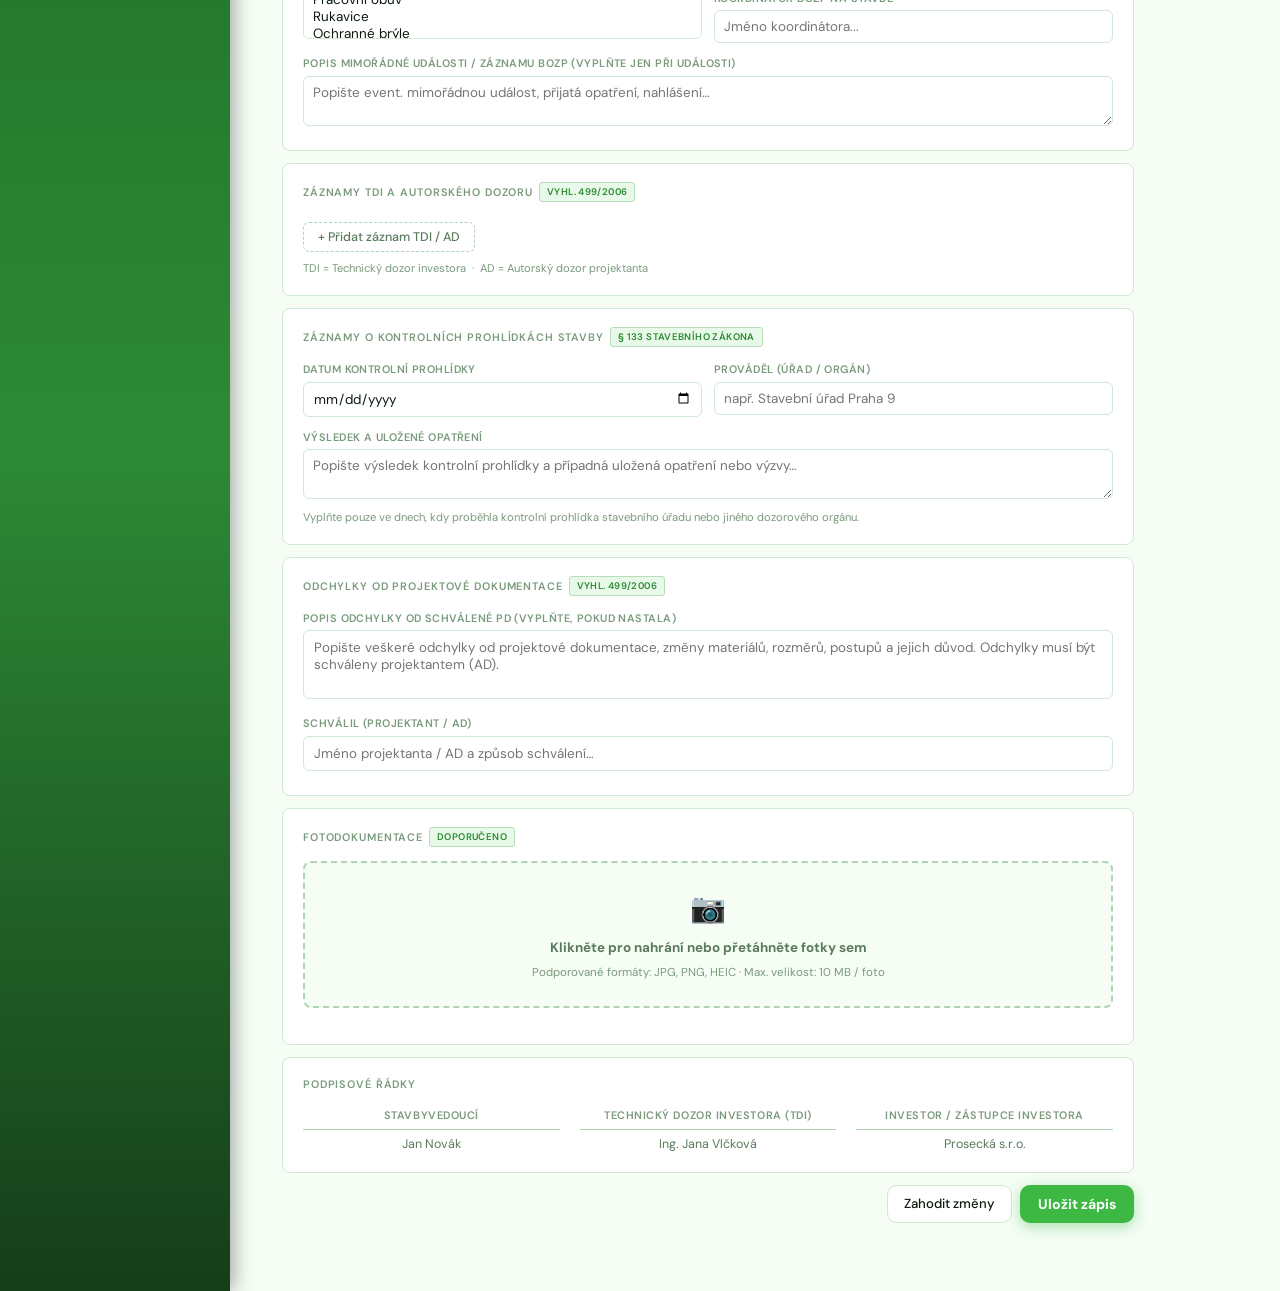
<file: denik.html>
<!DOCTYPE html>
<html lang="cs">
<head>
  <meta charset="UTF-8" />
  <link rel="icon" type="image/jpeg" href="logo.jpg" />
  <meta name="viewport" content="width=device-width, initial-scale=1.0" />
  <title>Stavební deník – Bytový dům Prosecká</title>
  <link rel="stylesheet" href="style.css" />
  <style>
    /* ── Layout override for diary (3-panel) ── */
    .layout { min-height: calc(100vh - 68px); }

    /* Topbar breadcrumb */
    .topbar-left { display: flex; align-items: center; gap: 12px; }
    .breadcrumb { display: flex; align-items: center; gap: 5px; font-size: 0.78rem; color: rgba(255,255,255,0.5); }
    .breadcrumb a { color: rgba(255,255,255,0.6); text-decoration: none; }
    .breadcrumb a:hover { color: #fff; }
    .breadcrumb .sep { opacity: 0.4; }
    .breadcrumb strong { color: rgba(255,255,255,0.85); font-weight: 500; }

    /* Day sidebar */
    .day-sidebar { width: 230px; background: linear-gradient(180deg, #133d18 0%, #1e6b24 40%, #2d8a36 70%, #163d1a 100%); border-right: none; box-shadow: 2px 0 20px rgba(0,0,0,0.4); display: flex; flex-direction: column; flex-shrink: 0; overflow: hidden; }
    .day-sidebar-header { padding: 12px 14px; border-bottom: 1px solid rgba(255,255,255,0.1); }
    .day-sidebar-title { font-size: 0.62rem; font-weight: 600; color: rgba(255,255,255,0.4); text-transform: uppercase; letter-spacing: 0.1em; margin-bottom: 8px; }
    .month-nav { display: flex; align-items: center; justify-content: space-between; }
    .month-nav button { background: rgba(255,255,255,0.1); border: 1px solid rgba(255,255,255,0.2); cursor: pointer; color: #fff; font-size: 0.85rem; padding: 3px 8px; border-radius: 4px; line-height: 1; transition: background 0.15s; }
    .month-nav button:hover { background: rgba(255,255,255,0.2); }
    .month-label { font-weight: 600; font-size: 0.82rem; color: #fff; }
    .btn-new-day { width: 100%; margin-top: 8px; background: rgba(60,184,67,0.3); color: #fff; border: 1px solid rgba(60,184,67,0.5); padding: 7px; border-radius: 6px; font-weight: 600; font-size: 0.78rem; cursor: pointer; font-family: inherit; transition: all 0.15s; }
    .btn-new-day:hover { background: rgba(60,184,67,0.5); }
    .day-list { flex: 1; overflow-y: auto; }
    .day-item { padding: 10px 14px; border-bottom: 1px solid rgba(255,255,255,0.07); cursor: pointer; transition: background 0.15s; border-left: 3px solid transparent; }
    .day-item:hover { background: rgba(255,255,255,0.08); }
    .day-item.active { background: rgba(60,184,67,0.2); border-left: 3px solid #3cb843; }
    .day-item-date { font-size: 0.82rem; font-weight: 600; color: rgba(255,255,255,0.9); display: flex; justify-content: space-between; align-items: center; }
    .day-item-date .weather-icon { font-size: 0.9rem; }
    .day-item-meta { font-size: 0.7rem; color: rgba(255,255,255,0.5); margin-top: 2px; }

    /* Main content area */
    .main { flex: 1; overflow-y: auto; display: flex; flex-direction: column; }

    /* Stavba info bar */
    .stavba-info { background: var(--surface); border-bottom: 1px solid var(--border); padding: 8px 24px; display: flex; align-items: center; gap: 16px; flex-wrap: wrap; }
    .stavba-info-name { font-weight: 600; font-size: 0.875rem; color: var(--text); }
    .stavba-info-item { font-size: 0.75rem; color: var(--subtle); }
    .stavba-detail-bar { background: var(--bg); border-bottom: 1px solid var(--border); padding: 6px 24px; display: flex; gap: 20px; flex-wrap: wrap; }
    .stavba-detail-item { font-size: 0.72rem; color: var(--muted); }
    .stavba-detail-item strong { font-weight: 600; color: var(--text); }

    /* Day content */
    .day-content { padding: 20px 24px; max-width: 900px; }
    .day-title { display: flex; align-items: center; justify-content: space-between; margin-bottom: 18px; flex-wrap: wrap; gap: 10px; }
    .day-date-big { font-size: 1.1rem; font-weight: 700; color: var(--text); letter-spacing: -0.01em; }
    .day-date-big .day-num { font-size: 0.78rem; font-weight: 400; color: var(--subtle); margin-left: 8px; }

    /* Section cards */
    .section { background: var(--surface); border: 1px solid var(--border); border-radius: 8px; padding: 18px 20px; margin-bottom: 12px; }
    .section-title { font-size: 0.68rem; font-weight: 600; color: var(--subtle); text-transform: uppercase; letter-spacing: 0.08em; margin-bottom: 14px; display: flex; align-items: center; gap: 6px; }
    .section-badge { font-size: 0.6rem; font-weight: 600; padding: 2px 7px; border-radius: 3px; text-transform: uppercase; letter-spacing: 0.04em; }
    .section-badge.required { background: #fee2e2; color: #991b1b; }
    .section-badge.legal { background: var(--green-bg); color: var(--green-d); border: 1px solid var(--green-b); }

    /* Weather */
    .weather-chips { display: flex; gap: 6px; flex-wrap: wrap; }
    .weather-chip { padding: 6px 12px; border-radius: 6px; border: 1px solid var(--border); background: var(--surface); cursor: pointer; font-size: 0.84rem; transition: all 0.1s; font-family: inherit; color: var(--text); }
    .weather-chip:hover { border-color: var(--border-2); background: var(--bg); }
    .weather-chip.selected { border-color: var(--green); background: var(--green-bg); font-weight: 600; }
    .weather-extra { display: grid; grid-template-columns: 1fr 1fr 1fr; gap: 10px; margin-top: 12px; }
    .field-inline label { font-size: 0.68rem; font-weight: 600; color: var(--subtle); text-transform: uppercase; letter-spacing: 0.04em; margin-bottom: 4px; display: block; }
    .field-inline input { width: 100%; border: 1px solid var(--border); border-radius: 6px; padding: 7px 10px; font-size: 0.84rem; font-family: inherit; outline: none; }
    .field-inline input:focus { border-color: var(--green); box-shadow: 0 0 0 3px rgba(46,139,46,0.14); }
    .weather-note textarea { width: 100%; border: 1px solid var(--border); border-radius: 6px; padding: 8px 10px; font-size: 0.84rem; font-family: inherit; resize: none; outline: none; color: var(--text); margin-top: 10px; }
    .weather-note textarea:focus { border-color: var(--green); }

    /* Workers */
    .workers-list { display: flex; flex-direction: column; gap: 8px; }
    .worker-row { display: grid; grid-template-columns: 80px 1fr 1fr 110px 32px; gap: 8px; align-items: center; }
    .count-select, .prof-select, .firm-input, .qual-input {
      border: 1px solid var(--border); border-radius: 6px;
      padding: 7px 9px; font-size: 0.82rem; font-family: inherit;
      outline: none; background: var(--surface); width: 100%; color: var(--text);
    }
    .count-select:focus, .prof-select:focus, .firm-input:focus, .qual-input:focus { border-color: var(--green); }
    .remove-btn { background: none; border: none; cursor: pointer; color: var(--subtle); font-size: 1rem; padding: 4px; border-radius: 4px; line-height: 1; }
    .remove-btn:hover { color: var(--red); background: var(--red-bg); }
    .worker-header { display: grid; grid-template-columns: 80px 1fr 1fr 110px 32px; gap: 8px; font-size: 0.65rem; font-weight: 600; color: var(--subtle); text-transform: uppercase; letter-spacing: 0.05em; margin-bottom: 6px; }
    .add-worker-btn { margin-top: 8px; background: none; border: 1px dashed var(--border-2); color: var(--muted); padding: 7px 14px; border-radius: 6px; cursor: pointer; font-size: 0.78rem; font-family: inherit; font-weight: 500; }
    .add-worker-btn:hover { border-color: var(--green); color: var(--green); background: var(--green-bg); }
    .workers-total { margin-top: 8px; padding: 7px 12px; background: var(--bg); border-radius: 6px; font-size: 0.78rem; color: var(--muted); font-weight: 500; border: 1px solid var(--border); }

    /* Mechanizace */
    .mech-selected { display: flex; flex-wrap: wrap; gap: 8px; min-height: 36px; margin-bottom: 10px; }
    .mech-card { display: flex; align-items: center; gap: 8px; background: var(--bg); border: 1px solid var(--border); border-radius: 6px; padding: 7px 10px; }
    .mech-card-icon { font-size: 1.1rem; }
    .mech-card-info { flex: 1; }
    .mech-card-name { font-size: 0.8rem; font-weight: 600; color: var(--text); }
    .mech-card-spz { font-size: 0.7rem; color: var(--subtle); font-family: monospace; }
    .mech-card-remove { background: none; border: none; cursor: pointer; color: var(--subtle); font-size: 0.85rem; padding: 2px 4px; border-radius: 3px; }
    .mech-card-remove:hover { color: var(--red); }
    .add-mech-btn { background: none; border: 1px dashed var(--border-2); color: var(--muted); padding: 7px 16px; border-radius: 6px; cursor: pointer; font-size: 0.78rem; font-family: inherit; font-weight: 500; display: inline-flex; align-items: center; gap: 5px; }
    .add-mech-btn:hover { border-color: var(--green); color: var(--green); background: var(--green-bg); }

    /* Práce */
    .prace-list { display: flex; flex-direction: column; gap: 12px; }
    .prace-item { border: 1px solid var(--border); border-radius: 7px; padding: 14px 16px; position: relative; }
    .prace-item-header { display: flex; justify-content: space-between; align-items: center; margin-bottom: 10px; }
    .prace-num { font-size: 0.68rem; font-weight: 600; color: var(--subtle); text-transform: uppercase; letter-spacing: 0.05em; }
    .prace-grid { display: grid; grid-template-columns: 1fr 1fr; gap: 10px; margin-bottom: 10px; }
    .prace-field label { font-size: 0.68rem; font-weight: 600; color: var(--subtle); text-transform: uppercase; letter-spacing: 0.04em; margin-bottom: 4px; display: block; }
    .prace-field input, .prace-field select, .prace-field textarea {
      width: 100%; border: 1px solid var(--border); border-radius: 6px;
      padding: 7px 9px; font-size: 0.84rem; font-family: inherit;
      outline: none; background: var(--surface); color: var(--text);
    }
    .prace-field input:focus, .prace-field select:focus, .prace-field textarea:focus { border-color: var(--green); }
    .prace-field.full { grid-column: 1 / -1; }
    .rozsah-row { display: flex; gap: 6px; }
    .rozsah-row input { flex: 1; }
    .rozsah-row select { width: 80px; }
    .kategorie-label { font-size: 0.68rem; font-weight: 600; color: var(--subtle); text-transform: uppercase; letter-spacing: 0.04em; margin-bottom: 6px; }
    .kategorie-chips { display: flex; flex-wrap: wrap; gap: 5px; margin-bottom: 10px; }
    .kat-chip { padding: 4px 10px; border-radius: 4px; border: 1px solid var(--border); font-size: 0.74rem; font-weight: 500; cursor: pointer; font-family: inherit; background: var(--surface); color: var(--muted); transition: all 0.1s; }
    .kat-chip:hover { border-color: var(--green); color: var(--green); }
    .kat-chip.sel { background: var(--green); color: #fff; border-color: var(--green); }
    .add-prace-btn { width: 100%; background: none; border: 1px dashed var(--border-2); color: var(--muted); padding: 9px; border-radius: 6px; cursor: pointer; font-size: 0.78rem; font-family: inherit; font-weight: 500; margin-top: 4px; }
    .add-prace-btn:hover { border-color: var(--green); color: var(--green); background: var(--green-bg); }

    /* Šablony */
    .template-bar { display: flex; gap: 6px; flex-wrap: wrap; margin-bottom: 12px; }
    .tpl-btn { padding: 4px 10px; background: var(--bg); border: 1px solid var(--border); border-radius: 5px; font-size: 0.74rem; font-weight: 500; cursor: pointer; color: var(--muted); font-family: inherit; transition: all 0.1s; }
    .tpl-btn:hover { background: var(--green-bg); border-color: var(--green); color: var(--green-d); }
    .templates-label { font-size: 0.65rem; font-weight: 600; color: var(--subtle); text-transform: uppercase; letter-spacing: 0.06em; margin-bottom: 5px; }

    /* Dodávky */
    .dodavky-list { display: flex; flex-direction: column; gap: 10px; }
    .dodavka-item { border: 1px solid var(--border); border-radius: 6px; padding: 12px 14px; }
    .dodavka-grid { display: grid; grid-template-columns: 2fr 1fr 1fr 1fr 1fr 32px; gap: 8px; align-items: end; }
    .dodavka-header { display: grid; grid-template-columns: 2fr 1fr 1fr 1fr 1fr 32px; gap: 8px; font-size: 0.63rem; font-weight: 600; color: var(--subtle); text-transform: uppercase; letter-spacing: 0.04em; margin-bottom: 5px; }
    .df { }
    .df label { font-size: 0.68rem; font-weight: 600; color: var(--subtle); margin-bottom: 3px; display: block; }
    .df input, .df select { width: 100%; border: 1px solid var(--border); border-radius: 6px; padding: 6px 8px; font-size: 0.78rem; font-family: inherit; outline: none; color: var(--text); }
    .df input:focus, .df select:focus { border-color: var(--green); }
    .add-dodavka-btn { margin-top: 6px; background: none; border: 1px dashed var(--border-2); color: var(--muted); padding: 6px 14px; border-radius: 6px; cursor: pointer; font-size: 0.78rem; font-family: inherit; font-weight: 500; }
    .add-dodavka-btn:hover { border-color: var(--green); color: var(--green); background: var(--green-bg); }

    /* Kontroly */
    .kontroly-list { display: flex; flex-direction: column; gap: 10px; }
    .kontrola-item { border: 1px solid var(--border); border-radius: 6px; padding: 12px 14px; }
    .kontrola-grid { display: grid; grid-template-columns: 2fr 1fr 1fr 1fr 32px; gap: 8px; align-items: end; }
    .kontrola-header { display: grid; grid-template-columns: 2fr 1fr 1fr 1fr 32px; gap: 8px; font-size: 0.63rem; font-weight: 600; color: var(--subtle); text-transform: uppercase; letter-spacing: 0.04em; margin-bottom: 5px; }
    .add-kontrola-btn { margin-top: 6px; background: none; border: 1px dashed var(--border-2); color: var(--muted); padding: 6px 14px; border-radius: 6px; cursor: pointer; font-size: 0.78rem; font-family: inherit; font-weight: 500; }
    .add-kontrola-btn:hover { border-color: var(--green); color: var(--green); background: var(--green-bg); }

    /* BOZP */
    .bozp-grid { display: grid; grid-template-columns: 1fr 1fr; gap: 12px; }
    .bozp-field label { font-size: 0.68rem; font-weight: 600; color: var(--subtle); text-transform: uppercase; letter-spacing: 0.04em; margin-bottom: 4px; display: block; }
    .bozp-field select, .bozp-field textarea, .bozp-field input { width: 100%; border: 1px solid var(--border); border-radius: 6px; padding: 7px 9px; font-size: 0.84rem; font-family: inherit; outline: none; color: var(--text); }
    .bozp-field select:focus, .bozp-field textarea:focus, .bozp-field input:focus { border-color: var(--red); box-shadow: 0 0 0 3px rgba(220,38,38,0.06); }
    .bozp-field.full { grid-column: 1 / -1; }
    .bozp-chips { display: flex; gap: 6px; flex-wrap: wrap; margin-bottom: 12px; }
    .bozp-chip { padding: 5px 12px; border-radius: 5px; border: 1px solid var(--border); background: var(--surface); cursor: pointer; font-size: 0.78rem; font-weight: 500; font-family: inherit; color: var(--muted); transition: all 0.1s; }
    .bozp-chip:hover { border-color: var(--red); color: var(--red); }
    .bozp-chip.sel { background: var(--red-bg); color: var(--red); border-color: var(--red); font-weight: 600; }

    /* TDI */
    .tdi-list { display: flex; flex-direction: column; gap: 10px; }
    .tdi-item { border: 1px solid var(--border); border-radius: 6px; padding: 14px 16px; background: var(--yellow-bg); }
    .tdi-grid { display: grid; grid-template-columns: 140px 1fr 1fr; gap: 10px; margin-bottom: 10px; }
    .tdi-field label { font-size: 0.68rem; font-weight: 600; color: var(--subtle); text-transform: uppercase; letter-spacing: 0.04em; margin-bottom: 4px; display: block; }
    .tdi-field select, .tdi-field input, .tdi-field textarea { width: 100%; border: 1px solid var(--border); border-radius: 6px; padding: 7px 9px; font-size: 0.84rem; font-family: inherit; outline: none; background: var(--surface); color: var(--text); }
    .tdi-field.full { grid-column: 1 / -1; }
    .add-tdi-btn { margin-top: 6px; background: none; border: 1px dashed var(--border-2); color: var(--muted); padding: 6px 14px; border-radius: 6px; cursor: pointer; font-size: 0.78rem; font-family: inherit; font-weight: 500; }
    .add-tdi-btn:hover { border-color: var(--yellow); color: var(--yellow); background: var(--yellow-bg); }

    /* Odchylky */
    .odchylky-field label { font-size: 0.68rem; font-weight: 600; color: var(--subtle); text-transform: uppercase; letter-spacing: 0.04em; margin-bottom: 4px; display: block; margin-top: 10px; }
    .odchylky-field label:first-child { margin-top: 0; }
    .odchylky-field textarea { width: 100%; border: 1px solid var(--border); border-radius: 6px; padding: 8px 10px; font-size: 0.84rem; font-family: inherit; outline: none; resize: none; color: var(--text); }
    .odchylky-field textarea:focus { border-color: var(--orange); }

    /* Fotodokumentace */
    .photo-upload-zone { border: 2px dashed var(--border-2); border-radius: 8px; padding: 24px; text-align: center; cursor: pointer; transition: all 0.2s; background: var(--bg); }
    .photo-upload-zone:hover, .photo-upload-zone.dragover { border-color: var(--green); background: var(--green-bg); }
    .photo-upload-zone .upload-icon { font-size: 1.8rem; display: block; margin-bottom: 8px; }
    .photo-upload-zone p { font-size: 0.84rem; color: var(--muted); margin-bottom: 3px; }
    .photo-upload-zone small { font-size: 0.72rem; color: var(--subtle); }
    .photo-upload-zone input[type=file] { display: none; }
    .photo-grid { display: grid; grid-template-columns: repeat(auto-fill, minmax(150px, 1fr)); gap: 10px; margin-top: 12px; }
    .photo-item { border-radius: 7px; overflow: hidden; border: 1px solid var(--border); position: relative; }
    .photo-item img { width: 100%; height: 110px; object-fit: cover; display: block; }
    .photo-item-info { padding: 7px; }
    .photo-caption { width: 100%; border: 1px solid var(--border); border-radius: 4px; padding: 4px 6px; font-size: 0.72rem; font-family: inherit; outline: none; color: var(--text); }
    .photo-caption:focus { border-color: var(--green); }
    .photo-cat { width: 100%; border: 1px solid var(--border); border-radius: 4px; padding: 4px 6px; font-size: 0.7rem; font-family: inherit; outline: none; margin-top: 3px; color: var(--text); }
    .photo-remove { position: absolute; top: 5px; right: 5px; background: rgba(15,23,42,0.6); color: #fff; border: none; border-radius: 50%; width: 20px; height: 20px; font-size: 0.65rem; cursor: pointer; display: flex; align-items: center; justify-content: center; }
    .photo-remove:hover { background: var(--red); }
    .photo-count { font-size: 0.72rem; color: var(--subtle); margin-top: 6px; }

    /* Podpis */
    .podpis-grid { display: grid; grid-template-columns: 1fr 1fr 1fr; gap: 20px; margin-top: 10px; }
    .podpis-item { text-align: center; }
    .podpis-item label { font-size: 0.68rem; font-weight: 600; color: var(--subtle); text-transform: uppercase; letter-spacing: 0.05em; display: block; margin-bottom: 6px; }
    .podpis-line { height: 1px; background: var(--border-2); margin-bottom: 5px; }
    .podpis-name { font-size: 0.78rem; color: var(--muted); }

    /* Modal */
    .modal-overlay { display: none; position: fixed; inset: 0; background: rgba(15,23,42,0.5); z-index: 200; align-items: center; justify-content: center; }
    .modal-overlay.open { display: flex; }
    .modal { background: var(--surface); border: 1px solid var(--border); border-radius: 10px; width: 520px; max-width: 95vw; max-height: 80vh; display: flex; flex-direction: column; box-shadow: 0 20px 60px rgba(0,0,0,0.2); }
    .modal-header { padding: 16px 18px; border-bottom: 1px solid var(--border); display: flex; justify-content: space-between; align-items: center; }
    .modal-header h3 { font-size: 0.9rem; font-weight: 600; color: var(--text); }
    .modal-close { background: none; border: none; font-size: 1.1rem; cursor: pointer; color: var(--subtle); padding: 2px 6px; border-radius: 4px; line-height: 1; }
    .modal-close:hover { background: var(--bg); color: var(--text); }
    .modal-search { padding: 10px 18px; border-bottom: 1px solid var(--border); }
    .modal-search input { width: 100%; border: 1px solid var(--border); border-radius: 6px; padding: 8px 10px; font-size: 0.84rem; font-family: inherit; outline: none; color: var(--text); }
    .modal-search input:focus { border-color: var(--green); }
    .modal-body { flex: 1; overflow-y: auto; padding: 4px 0; }
    .modal-group-label { font-size: 0.62rem; font-weight: 600; color: var(--subtle); text-transform: uppercase; letter-spacing: 0.08em; padding: 8px 18px 3px; }
    .mech-option { display: flex; align-items: center; gap: 10px; padding: 9px 18px; cursor: pointer; transition: background 0.1s; }
    .mech-option:hover { background: var(--bg); }
    .mech-option.chosen { background: var(--green-bg); }
    .mech-option-icon { font-size: 1.3rem; width: 30px; text-align: center; }
    .mech-option-info { flex: 1; }
    .mech-option-name { font-size: 0.84rem; font-weight: 600; color: var(--text); }
    .mech-option-detail { font-size: 0.72rem; color: var(--subtle); }
    .mech-spz-badge { font-size: 0.68rem; font-weight: 600; font-family: monospace; background: var(--text); color: #fff; padding: 2px 7px; border-radius: 3px; letter-spacing: 0.08em; }
    .mech-check { width: 18px; height: 18px; border-radius: 50%; border: 1.5px solid var(--border-2); display: flex; align-items: center; justify-content: center; font-size: 0.7rem; flex-shrink: 0; color: var(--subtle); }
    .mech-option.chosen .mech-check { background: var(--green); border-color: var(--green); color: #fff; }
    .modal-footer { padding: 12px 18px; border-top: 1px solid var(--border); display: flex; justify-content: flex-end; gap: 8px; }
  </style>
</head>
<body>

<div class="topbar">
  <div class="topbar-left">
    <a href="dashboard.html" class="topbar-logo">
      <img src="logo.jpg" class="topbar-logo-img" alt="I. Kamenická stavební" />
      Stavební deník
    </a>
    <div class="breadcrumb">
      <span class="sep">/</span>
      <a href="dashboard.html">Moje stavby</a>
      <span class="sep">/</span>
      <strong id="breadcrumb-stavba">Bytový dům Prosecká</strong>
    </div>
  </div>
  <div class="topbar-right">
    <div class="avatar-top" id="topbar-avatar">JN</div>
    <span id="topbar-name" style="font-size:.8rem; color:rgba(255,255,255,0.7)">Jan Novák</span>
  </div>
</div>

<div class="layout">
  <!-- Sidebar: seznam dnů -->
  <aside class="day-sidebar">
    <div class="day-sidebar-header">
      <div class="day-sidebar-title">Záznamy deníku</div>
      <div class="month-nav">
        <button onclick="prevMonth()">‹</button>
        <span class="month-label" id="month-label">Duben 2025</span>
        <button onclick="nextMonth()">›</button>
      </div>
      <button class="btn-new-day" onclick="newDay()">+ Přidat dnešní zápis</button>
    </div>
    <div class="day-list" id="day-list"></div>
  </aside>

  <!-- Hlavní obsah -->
  <main class="main">
    <div class="stavba-info">
      <span class="stavba-info-name" id="info-name">Bytový dům Prosecká</span>
      <span class="status-badge green" id="info-status">Probíhá</span>
      <span class="stavba-info-item" id="info-addr">Prosecká 14, Praha 9</span>
      <span class="stavba-info-item" id="info-dates">3. 2. 2025 – 30. 11. 2025</span>
      <span class="stavba-info-item" id="info-vedouci">Stavbyvedoucí: Jan Novák</span>
    </div>
    <div class="stavba-detail-bar">
      <span class="stavba-detail-item" id="detail-permit"><strong>St. povolení:</strong> SÚ-12345/2024</span>
      <span class="stavba-detail-item" id="detail-parcel"><strong>Parcela:</strong> 1234/5, k.ú. Prosek</span>
      <span class="stavba-detail-item" id="detail-investor"><strong>Investor:</strong> Prosecká s.r.o.</span>
      <span class="stavba-detail-item"><strong>Projektant:</strong> Ing. Pavel Horák</span>
      <span class="stavba-detail-item"><strong>TDI:</strong> Ing. Jana Vlčková</span>
      <span class="stavba-detail-item"><strong>Koor. BOZP:</strong> Ing. Petr Číž</span>
    </div>

    <div class="day-content">
      <div class="day-title">
        <div class="day-date-big" id="day-date-big">Středa 23. dubna 2025 <span class="day-num">Den č. 78</span></div>
        <button class="btn-primary" onclick="saveDay()">Uložit zápis</button>
      </div>

      <!-- 1. POČASÍ -->
      <div class="section">
        <div class="section-title">
          Počasí
          <span class="section-badge required">Povinné</span>
        </div>
        <div class="weather-chips">
          <button class="weather-chip" onclick="selectWeather(this)">☀️ Slunečno</button>
          <button class="weather-chip" onclick="selectWeather(this)">⛅ Polojasno</button>
          <button class="weather-chip" onclick="selectWeather(this)">☁️ Zataženo</button>
          <button class="weather-chip" onclick="selectWeather(this)">🌦 Přeháňky</button>
          <button class="weather-chip" onclick="selectWeather(this)">🌧 Déšť</button>
          <button class="weather-chip" onclick="selectWeather(this)">⛈ Bouřka</button>
          <button class="weather-chip" onclick="selectWeather(this)">🌨 Sníh</button>
          <button class="weather-chip" onclick="selectWeather(this)">🌫 Mlha</button>
          <button class="weather-chip" onclick="selectWeather(this)">Mráz / led</button>
          <button class="weather-chip" onclick="selectWeather(this)">Silný vítr</button>
        </div>
        <div class="weather-extra">
          <div class="field-inline">
            <label>Teplota ráno (°C)</label>
            <input id="weather-temp-rano" type="number" placeholder="např. 12" />
          </div>
          <div class="field-inline">
            <label>Teplota odpoledne (°C)</label>
            <input id="weather-temp-odp" type="number" placeholder="např. 18" />
          </div>
          <div class="field-inline">
            <label>Srážky (mm)</label>
            <input id="weather-srazky" type="number" placeholder="0" min="0" />
          </div>
        </div>
        <div class="weather-note">
          <textarea id="weather-poznamka" rows="2" placeholder="Vliv počasí na práci (nepovinné)…"></textarea>
        </div>
      </div>

      <!-- 2. PRACOVNÍCI -->
      <div class="section">
        <div class="section-title">
          Pracovníci na stavbě
          <span class="section-badge required">Povinné</span>
        </div>
        <div class="worker-header">
          <div>Počet</div>
          <div>Profese / řemeslo</div>
          <div>Firma / subdodavatel</div>
          <div>Kvalifikace</div>
          <div></div>
        </div>
        <div class="workers-list" id="workers-list"></div>
        <button class="add-worker-btn" onclick="addWorker()">+ Přidat skupinu pracovníků</button>
        <div class="workers-total" id="workers-total">Celkem na stavbě: <strong>9 pracovníků</strong></div>
      </div>

      <!-- 3. MECHANIZACE -->
      <div class="section">
        <div class="section-title">Mechanizace a technika</div>
        <div class="mech-selected" id="mech-selected"></div>
        <button class="add-mech-btn" onclick="openMechModal()">+ Přidat techniku</button>
      </div>

      <!-- 4. PROVÁDĚNÉ PRÁCE -->
      <div class="section">
        <div class="section-title">
          Prováděné práce
          <span class="section-badge required">Povinné</span>
        </div>
        <div style="margin-bottom:12px;">
          <div class="templates-label">Šablony — rychlé přidání</div>
          <div class="template-bar">
            <button class="tpl-btn" onclick="addFromTemplate('beton')">Betonáž stropní desky</button>
            <button class="tpl-btn" onclick="addFromTemplate('zdeni')">Zdění nosných stěn</button>
            <button class="tpl-btn" onclick="addFromTemplate('lezeni')">Montáž lešení</button>
            <button class="tpl-btn" onclick="addFromTemplate('rozvody')">Rozvody instalací</button>
            <button class="tpl-btn" onclick="addFromTemplate('omitka')">Omítky</button>
            <button class="tpl-btn" onclick="addFromTemplate('strecha')">Střešní práce</button>
            <button class="tpl-btn" onclick="addFromTemplate('zemni')">Zemní práce</button>
          </div>
        </div>
        <div class="prace-list" id="prace-list"></div>
        <button class="add-prace-btn" onclick="addPrace()">+ Přidat další práce</button>
      </div>

      <!-- 5. DODÁVKY MATERIÁLŮ -->
      <div class="section">
        <div class="section-title">
          Dodávky materiálů a výrobků
          <span class="section-badge legal">Vyhl. 499/2006</span>
        </div>
        <div class="dodavka-header">
          <div>Materiál / výrobek</div>
          <div>Množství</div>
          <div>Dodavatel</div>
          <div>Č. dodacího listu</div>
          <div>Atesty / CE</div>
          <div></div>
        </div>
        <div class="dodavky-list" id="dodavky-list"></div>
        <button class="add-dodavka-btn" onclick="addDodavka()">+ Přidat dodávku materiálu</button>
      </div>

      <!-- 6. KONTROLY A ZKOUŠKY -->
      <div class="section">
        <div class="section-title">
          Kontroly, zkoušky a měření
          <span class="section-badge legal">Vyhl. 499/2006</span>
        </div>
        <div class="kontrola-header">
          <div>Druh kontroly / zkoušky</div>
          <div>Provedl</div>
          <div>Výsledek</div>
          <div>Č. protokolu</div>
          <div></div>
        </div>
        <div class="kontroly-list" id="kontroly-list"></div>
        <button class="add-kontrola-btn" onclick="addKontrola()">+ Přidat kontrolu / zkoušku</button>
      </div>

      <!-- 7. BOZP A POŽÁRNÍ OCHRANA -->
      <div class="section">
        <div class="section-title">
          BOZP a požární ochrana
          <span class="section-badge legal">Vyhl. 499/2006</span>
        </div>
        <div style="margin-bottom:12px;">
          <div style="font-size:0.65rem; font-weight:600; color:var(--subtle); text-transform:uppercase; letter-spacing:0.06em; margin-bottom:6px;">Podmínky BOZP</div>
          <div class="bozp-chips">
            <button class="bozp-chip" onclick="toggleBozp(this)">Bez mimořádných událostí</button>
            <button class="bozp-chip" onclick="toggleBozp(this)">Pracovní úraz</button>
            <button class="bozp-chip" onclick="toggleBozp(this)">Téměř nehoda (near miss)</button>
            <button class="bozp-chip" onclick="toggleBozp(this)">Požár / požární poplach</button>
            <button class="bozp-chip" onclick="toggleBozp(this)">Provedeno školení BOZP</button>
            <button class="bozp-chip" onclick="toggleBozp(this)">Kontrola BOZP dozorem</button>
          </div>
        </div>
        <div class="bozp-grid">
          <div class="bozp-field">
            <label>OOPP — použité osobní ochranné prostředky</label>
            <select id="bozp-oopp" multiple style="height:90px;">
              <option>Přilba (helma)</option>
              <option>Reflexní vesta</option>
              <option>Pracovní obuv</option>
              <option>Rukavice</option>
              <option>Ochranné brýle</option>
              <option>Ochrana sluchu</option>
              <option>Respirátor / maska</option>
              <option>Postroj (práce ve výšce)</option>
            </select>
          </div>
          <div class="bozp-field">
            <label>Počet pracovníků — proškolení BOZP</label>
            <input id="bozp-proškoleni" type="number" min="0" style="margin-bottom:8px;" />
            <label>Koordinátor BOZP na stavbě</label>
            <input id="bozp-koor" type="text" placeholder="Jméno koordinátora..." />
          </div>
          <div class="bozp-field full">
            <label>Popis mimořádné události / záznamu BOZP (vyplňte jen při události)</label>
            <textarea id="bozp-popis" rows="2" placeholder="Popište event. mimořádnou událost, přijatá opatření, nahlášení…"></textarea>
          </div>
        </div>
      </div>

      <!-- 8. ZÁZNAMY TDI / AUTORSKÝ DOZOR -->
      <div class="section">
        <div class="section-title">
          Záznamy TDI a autorského dozoru
          <span class="section-badge legal">Vyhl. 499/2006</span>
        </div>
        <div class="tdi-list" id="tdi-list"></div>
        <button class="add-tdi-btn" onclick="addTDI()">+ Přidat záznam TDI / AD</button>
        <div style="font-size:0.7rem; color:var(--subtle); margin-top:8px;">TDI = Technický dozor investora &nbsp;·&nbsp; AD = Autorský dozor projektanta</div>
      </div>

      <!-- 9. KONTROLNÍ PROHLÍDKY STAVBY -->
      <div class="section">
        <div class="section-title">
          Záznamy o kontrolních prohlídkách stavby
          <span class="section-badge legal">§ 133 stavebního zákona</span>
        </div>
        <div class="bozp-grid">
          <div class="bozp-field">
            <label>Datum kontrolní prohlídky</label>
            <input id="prohlıdka-datum" type="date" />
          </div>
          <div class="bozp-field">
            <label>Prováděl (úřad / orgán)</label>
            <input id="prohlıdka-provadel" type="text" placeholder="např. Stavební úřad Praha 9" />
          </div>
          <div class="bozp-field full">
            <label>Výsledek a uložené opatření</label>
            <textarea id="prohlıdka-vysledek" rows="2" placeholder="Popište výsledek kontrolní prohlídky a případná uložená opatření nebo výzvy…"></textarea>
          </div>
        </div>
        <div style="font-size:0.7rem; color:var(--subtle); margin-top:4px;">Vyplňte pouze ve dnech, kdy proběhla kontrolní prohlídka stavebního úřadu nebo jiného dozorového orgánu.</div>
      </div>

      <!-- 10. ODCHYLKY OD PROJEKTOVÉ DOKUMENTACE -->
      <div class="section">
        <div class="section-title">
          Odchylky od projektové dokumentace
          <span class="section-badge legal">Vyhl. 499/2006</span>
        </div>
        <div class="odchylky-field">
          <label>Popis odchylky od schválené PD (vyplňte, pokud nastala)</label>
          <textarea id="odchylky-popis" rows="3" placeholder="Popište veškeré odchylky od projektové dokumentace, změny materiálů, rozměrů, postupů a jejich důvod. Odchylky musí být schváleny projektantem (AD)."></textarea>
          <label>Schválil (projektant / AD)</label>
          <textarea id="odchylky-schvalil" rows="1" placeholder="Jméno projektanta / AD a způsob schválení…"></textarea>
        </div>
      </div>

      <!-- 11. FOTODOKUMENTACE -->
      <div class="section">
        <div class="section-title">
          Fotodokumentace
          <span class="section-badge legal">Doporučeno</span>
        </div>
        <div class="photo-upload-zone" id="upload-zone" onclick="document.getElementById('photo-input').click()" ondragover="dragOver(event)" ondragleave="dragLeave(event)" ondrop="dropPhotos(event)">
          <span class="upload-icon">📷</span>
          <p><strong>Klikněte pro nahrání nebo přetáhněte fotky sem</strong></p>
          <small>Podporované formáty: JPG, PNG, HEIC · Max. velikost: 10 MB / foto</small>
          <input type="file" id="photo-input" accept="image/*" multiple onchange="handlePhotos(this.files)" />
        </div>
        <div class="photo-grid" id="photo-grid"></div>
        <div class="photo-count" id="photo-count"></div>
      </div>

      <!-- 12. PODPISOVÉ ŘÁDKY -->
      <div class="section">
        <div class="section-title">Podpisové řádky</div>
        <div class="podpis-grid">
          <div class="podpis-item">
            <label>Stavbyvedoucí</label>
            <div class="podpis-line"></div>
            <div class="podpis-name" id="podpis-stavbyvedicouci">Jan Novák</div>
          </div>
          <div class="podpis-item">
            <label>Technický dozor investora (TDI)</label>
            <div class="podpis-line"></div>
            <div class="podpis-name">Ing. Jana Vlčková</div>
          </div>
          <div class="podpis-item">
            <label>Investor / zástupce investora</label>
            <div class="podpis-line"></div>
            <div class="podpis-name">Prosecká s.r.o.</div>
          </div>
        </div>
      </div>

      <div style="display:flex; justify-content:flex-end; gap:8px; margin-top:4px; margin-bottom:24px;">
        <button class="btn-secondary" onclick="discardDay()">Zahodit změny</button>
        <button class="btn-primary" onclick="saveDay()">Uložit zápis</button>
      </div>
    </div>
  </main>
</div>

<!-- Modal: výběr mechanizace -->
<div class="modal-overlay" id="mech-modal">
  <div class="modal">
    <div class="modal-header">
      <h3>Vybrat techniku firmy</h3>
      <button class="modal-close" onclick="closeMechModal()">✕</button>
    </div>
    <div class="modal-search">
      <input type="text" id="mech-search" placeholder="Hledat stroj nebo SPZ…" oninput="filterMech(this.value)" />
    </div>
    <div class="modal-body" id="mech-modal-body"></div>
    <div class="modal-footer">
      <button class="btn-secondary" onclick="closeMechModal()">Zrušit</button>
      <button class="btn-primary" onclick="confirmMech()">Potvrdit výběr</button>
    </div>
  </div>
</div>

<div class="toast" id="toast"></div>

<script>
  // ══════════════════════════════════════════════════════════
  //  STAVEBNÍ DENÍK — denik.html  (localStorage edition)
  // ══════════════════════════════════════════════════════════

  // ── Helpers ──────────────────────────────────────────────
  function escHtml(s) {
    return String(s||'').replace(/&/g,'&amp;').replace(/</g,'&lt;').replace(/>/g,'&gt;').replace(/"/g,'&quot;');
  }
  function initials(name) {
    return name.replace(/Ing\.\s*/,'').replace(/Mgr\.\s*/,'').split(' ').map(w=>w[0]).filter(Boolean).slice(0,2).join('').toUpperCase();
  }

  // ── State ────────────────────────────────────────────────
  const user      = JSON.parse(localStorage.getItem('sd_user') || '{}');
  const params    = new URLSearchParams(window.location.search);
  const stavbaId  = params.get('id');
  const ENTRIES_KEY = stavbaId ? ('sd_entries_' + stavbaId) : null;

  function getEntries() { return ENTRIES_KEY ? JSON.parse(localStorage.getItem(ENTRIES_KEY)||'[]') : []; }
  function putEntries(arr) { if (ENTRIES_KEY) localStorage.setItem(ENTRIES_KEY, JSON.stringify(arr)); }

  let currentDate  = null;
  let currentMonth = new Date().getMonth();
  let currentYear  = new Date().getFullYear();

  const MONTHS_CS = ['Leden','Únor','Březen','Duben','Květen','Červen','Červenec','Srpen','Září','Říjen','Listopad','Prosinec'];
  const DAYS_CS   = ['Neděle','Pondělí','Úterý','Středa','Čtvrtek','Pátek','Sobota'];

  // ── Init UI ──────────────────────────────────────────────
  function initUI() {
    const uName = user.name || 'Uživatel';
    document.getElementById('topbar-avatar').textContent = initials(uName);
    document.getElementById('topbar-name').textContent   = uName;

    const stavby = JSON.parse(localStorage.getItem('sd_stavby')||'[]');
    const stavba = stavby.find(s => s.id === stavbaId);
    if (stavba) {
      document.getElementById('breadcrumb-stavba').textContent = stavba.name||'';
      document.title = 'Stavební deník – ' + (stavba.name||'');
      document.getElementById('info-name').textContent = stavba.name||'';
      const statusMap = {
        probiha:    ['Probíhá','green'],
        priprava:   ['Příprava','yellow'],
        dokoncena:  ['Dokončena','gray'],
        pozastavena:['Pozastavena','red']
      };
      const [lbl, cls] = statusMap[stavba.status] || ['Probíhá','green'];
      const sb = document.getElementById('info-status');
      sb.textContent = lbl; sb.className = 'status-badge ' + cls;
      document.getElementById('info-addr').textContent   = stavba.addr||'';
      document.getElementById('info-dates').textContent  = [stavba.start,stavba.end].filter(Boolean).join(' – ');
      document.getElementById('info-vedouci').textContent = 'Stavbyvedoucí: ' + (stavba.mgr||'');
      document.getElementById('detail-permit').innerHTML  = '<strong>St. povolení:</strong> ' + escHtml(stavba.permit||'—');
      document.getElementById('detail-parcel').innerHTML  = '<strong>Parcela:</strong> '      + escHtml(stavba.parcel||'—');
      document.getElementById('detail-investor').innerHTML = '<strong>Investor:</strong> '    + escHtml(stavba.investor||'—');
      document.getElementById('podpis-stavbyvedicouci').textContent = stavba.mgr||'';
    }
  }

  // ── Month navigation ─────────────────────────────────────
  function updateMonthLabel() {
    document.getElementById('month-label').textContent = MONTHS_CS[currentMonth] + ' ' + currentYear;
  }
  function prevMonth() {
    currentMonth--; if (currentMonth < 0) { currentMonth = 11; currentYear--; }
    updateMonthLabel(); renderDayList();
  }
  function nextMonth() {
    currentMonth++; if (currentMonth > 11) { currentMonth = 0; currentYear++; }
    updateMonthLabel(); renderDayList();
  }

  // ── Day list ─────────────────────────────────────────────
  function renderDayList() {
    const entries = getEntries();
    const list    = document.getElementById('day-list');
    const month   = entries
      .filter(e => { const d = new Date(e.date+'T00:00:00'); return d.getMonth()===currentMonth && d.getFullYear()===currentYear; })
      .sort((a,b) => b.date.localeCompare(a.date));
    if (!month.length) {
      list.innerHTML = '<div style="padding:16px 14px;font-size:0.75rem;color:rgba(255,255,255,0.4);text-align:center;">Žádné záznamy za tento měsíc</div>';
      return;
    }
    list.innerHTML = month.map(e => {
      const d      = new Date(e.date+'T00:00:00');
      const dn     = DAYS_CS[d.getDay()];
      const ds     = d.getDate() + '. ' + (d.getMonth()+1) + '.';
      const total  = (e.workers||[]).reduce((s,w)=>s+(parseInt(w.count)||0),0);
      const wChip  = (e.weather&&e.weather.chip) ? e.weather.chip : '';
      const wIcon  = wChip ? wChip.split(' ')[0] : '📅';
      const active = e.date === currentDate ? ' active' : '';
      return '<div class="day-item'+active+'" onclick="selectDay(this,\''+e.date+'\')">'
        + '<div class="day-item-date"><span>'+dn+' '+ds+'</span><span class="weather-icon">'+wIcon+'</span></div>'
        + '<div class="day-item-meta">'+total+' pracovníků</div></div>';
    }).join('');
  }

  // ── Select day ───────────────────────────────────────────
  function selectDay(el, date) {
    document.querySelectorAll('.day-item').forEach(i => i.classList.remove('active'));
    el.classList.add('active');
    currentDate = date;
    loadEntry(date);
  }

  // ── Clear form ───────────────────────────────────────────
  function clearForm() {
    document.querySelectorAll('.weather-chip').forEach(c => c.classList.remove('selected'));
    document.getElementById('weather-temp-rano').value = '';
    document.getElementById('weather-temp-odp').value  = '';
    document.getElementById('weather-srazky').value    = '';
    document.getElementById('weather-poznamka').value  = '';
    document.getElementById('workers-list').innerHTML  = '';
    updateTotal();
    Object.keys(addedMachines).forEach(id => {
      var card = document.getElementById('mech-card-'+id);
      if (card) card.remove();
      delete addedMachines[id];
    });
    document.getElementById('mech-selected').innerHTML  = '';
    document.getElementById('prace-list').innerHTML     = '';
    praceCount = 0;
    document.getElementById('dodavky-list').innerHTML   = '';
    document.getElementById('kontroly-list').innerHTML  = '';
    document.querySelectorAll('.bozp-chip').forEach(c => c.classList.remove('sel'));
    var oopp = document.getElementById('bozp-oopp');
    if (oopp) Array.from(oopp.options).forEach(o => o.selected = false);
    var bp = document.getElementById('bozp-proškoleni'); if (bp) bp.value = '';
    var bk = document.getElementById('bozp-koor');       if (bk) bk.value = '';
    var bd = document.getElementById('bozp-popis');      if (bd) bd.value = '';
    document.getElementById('tdi-list').innerHTML          = '';
    document.getElementById('prohlıdka-datum').value       = '';
    document.getElementById('prohlıdka-provadel').value    = '';
    document.getElementById('prohlıdka-vysledek').value    = '';
    document.getElementById('odchylky-popis').value        = '';
    document.getElementById('odchylky-schvalil').value     = '';
  }

  // ── Load entry into form ─────────────────────────────────
  function loadEntry(date) {
    clearForm();
    var entries = getEntries();
    var entry   = entries.find(e => e.date === date);
    // Day header
    var d       = new Date(date+'T00:00:00');
    var dayStr  = d.getDate() + '. ' + MONTHS_CS[d.getMonth()].toLowerCase() + ' ' + d.getFullYear();
    var dayNum  = calcDayNumber(date, entries);
    document.getElementById('day-date-big').innerHTML = DAYS_CS[d.getDay()] + ' ' + dayStr + ' <span class="day-num">Den č. ' + dayNum + '</span>';
    if (!entry) return;
    // Weather
    if (entry.weather) {
      document.querySelectorAll('.weather-chip').forEach(c => { if (c.textContent.trim()===entry.weather.chip) c.classList.add('selected'); });
      document.getElementById('weather-temp-rano').value = entry.weather.tempRano != null ? entry.weather.tempRano : '';
      document.getElementById('weather-temp-odp').value  = entry.weather.tempOdp  != null ? entry.weather.tempOdp  : '';
      document.getElementById('weather-srazky').value    = entry.weather.srazky   != null ? entry.weather.srazky   : '';
      document.getElementById('weather-poznamka').value  = entry.weather.poznamka || '';
    }
    // Workers
    (entry.workers||[]).forEach(w => addWorkerRow(w));
    updateTotal();
    // Machinery
    (entry.machinery||[]).forEach(function(id) {
      var m = companyMachines.find(x => x.id === id);
      if (!m) return;
      addedMachines[id] = true;
      var container = document.getElementById('mech-selected');
      var card = document.createElement('div');
      card.className = 'mech-card'; card.id = 'mech-card-'+id;
      card.innerHTML = '<div class="mech-card-icon">'+m.icon+'</div>'
        +'<div class="mech-card-info"><div class="mech-card-name">'+m.name+'</div><div class="mech-card-spz">'+m.spz+'</div></div>'
        +'<button class="mech-card-remove" onclick="removeMech('+id+')">✕</button>';
      container.appendChild(card);
    });
    // Prace
    (entry.prace||[]).forEach(p => addPraceFromData(p));
    // Dodavky
    (entry.dodavky||[]).forEach(d => addDodavkaFromData(d));
    // Kontroly
    (entry.kontroly||[]).forEach(k => addKontrolaFromData(k));
    // BOZP
    if (entry.bozp) {
      (entry.bozp.chips||[]).forEach(chip => { document.querySelectorAll('.bozp-chip').forEach(c => { if (c.textContent.trim()===chip) c.classList.add('sel'); }); });
      var oopp = document.getElementById('bozp-oopp');
      if (oopp && entry.bozp.oopp) Array.from(oopp.options).forEach(o => { o.selected = entry.bozp.oopp.includes(o.value); });
      var bp = document.getElementById('bozp-proškoleni'); if (bp) bp.value = entry.bozp.proškoleni != null ? entry.bozp.proškoleni : '';
      var bk = document.getElementById('bozp-koor');       if (bk) bk.value = entry.bozp.koor  || '';
      var bd = document.getElementById('bozp-popis');      if (bd) bd.value = entry.bozp.popis || '';
    }
    // TDI
    (entry.tdi||[]).forEach(t => addTDIFromData(t));
    // Prohlídka
    if (entry.prohlıdka) {
      document.getElementById('prohlıdka-datum').value    = entry.prohlıdka.datum    || '';
      document.getElementById('prohlıdka-provadel').value = entry.prohlıdka.provadel || '';
      document.getElementById('prohlıdka-vysledek').value = entry.prohlıdka.vysledek || '';
    }
    // Odchylky
    if (entry.odchylky) {
      document.getElementById('odchylky-popis').value    = entry.odchylky.popis    || '';
      document.getElementById('odchylky-schvalil').value = entry.odchylky.schvalil || '';
    }
  }

  function calcDayNumber(date, entries) {
    var sorted = entries.map(e => e.date).sort();
    var idx    = sorted.indexOf(date);
    return idx >= 0 ? idx + 1 : entries.length + 1;
  }

  // ── New day ───────────────────────────────────────────────
  function newDay() {
    var today    = new Date();
    var todayStr = today.getFullYear() + '-' + String(today.getMonth()+1).padStart(2,'0') + '-' + String(today.getDate()).padStart(2,'0');
    var entries  = getEntries();
    var exists   = entries.find(e => e.date === todayStr);
    currentMonth = today.getMonth();
    currentYear  = today.getFullYear();
    currentDate  = todayStr;
    updateMonthLabel();
    if (exists) {
      renderDayList();
      loadEntry(todayStr);
      showToast('Zápis pro dnešní den již existuje a byl načten.');
      return;
    }
    clearForm();
    addWorker();
    var d = new Date(todayStr+'T00:00:00');
    document.getElementById('day-date-big').innerHTML = DAYS_CS[d.getDay()] + ' ' + d.getDate() + '. ' + MONTHS_CS[d.getMonth()].toLowerCase() + ' ' + d.getFullYear() + ' <span class="day-num">Nový zápis</span>';
    renderDayList();
    showToast('Nový zápis připraven – vyplňte formulář a uložte.');
  }

  // ── Save day ─────────────────────────────────────────────
  function saveDay() {
    if (!currentDate) { showToast('Nejprve vyberte nebo vytvořte zápis.'); return; }
    var entry = {
      date:      currentDate,
      savedAt:   new Date().toISOString(),
      savedBy:   user.name || '',
      weather:   collectWeather(),
      workers:   collectWorkers(),
      machinery: Object.keys(addedMachines).map(Number),
      prace:     collectPrace(),
      dodavky:   collectDodavky(),
      kontroly:  collectKontroly(),
      bozp:      collectBozp(),
      tdi:       collectTdi(),
      prohlıdka: collectProhlidka(),
      odchylky:  collectOdchylky(),
    };
    var entries = getEntries();
    var idx     = entries.findIndex(e => e.date === currentDate);
    if (idx >= 0) entries[idx] = entry; else entries.push(entry);
    putEntries(entries);
    renderDayList();
    showToast('Zápis byl uložen ✓');
  }

  // ── Discard ───────────────────────────────────────────────
  function discardDay() {
    if (!currentDate) return;
    if (!confirm('Zahodit neuložené změny?')) return;
    loadEntry(currentDate);
    showToast('Změny zahozeny.');
  }

  // ── Collect helpers ──────────────────────────────────────
  function collectWeather() {
    var chip = document.querySelector('.weather-chip.selected');
    return { chip: chip ? chip.textContent.trim() : '',
      tempRano: parseFloat(document.getElementById('weather-temp-rano').value) || null,
      tempOdp:  parseFloat(document.getElementById('weather-temp-odp').value)  || null,
      srazky:   parseFloat(document.getElementById('weather-srazky').value)    || 0,
      poznamka: document.getElementById('weather-poznamka').value.trim() };
  }
  function collectWorkers() {
    return Array.from(document.querySelectorAll('.worker-row')).map(row => ({
      count: parseInt(row.querySelector('.count-select').value)||0,
      prof:  row.querySelector('.prof-select').value,
      firma: row.querySelector('.firm-input').value.trim(),
      qual:  row.querySelector('.qual-input').value.trim() }));
  }
  function collectPrace() {
    return Array.from(document.querySelectorAll('.prace-item')).map(item => ({
      kategorie:  Array.from(item.querySelectorAll('.kat-chip.sel')).map(c=>c.textContent.trim()),
      popis:      (item.querySelector('textarea')||{}).value ? item.querySelector('textarea').value.trim() : '',
      misto:      (item.querySelector('.prace-field select')||{}).value||'',
      rozsahQty:  parseFloat((item.querySelector('.rozsah-row input')||{}).value)||null,
      rozsahUnit: (item.querySelector('.rozsah-row select')||{}).value||'m²' }));
  }
  function collectDodavky() {
    return Array.from(document.querySelectorAll('.dodavka-item')).map(item => {
      var inp = item.querySelectorAll('input');
      return { material:inp[0]&&inp[0].value.trim()||'', mnozstvi:inp[1]&&inp[1].value.trim()||'',
        dodavatel:inp[2]&&inp[2].value.trim()||'', dl:inp[3]&&inp[3].value.trim()||'', atesty:inp[4]&&inp[4].value.trim()||'' }; });
  }
  function collectKontroly() {
    return Array.from(document.querySelectorAll('.kontrola-item')).map(item => {
      var sel=item.querySelectorAll('select'), inp=item.querySelectorAll('input');
      return { druh:sel[0]&&sel[0].value||'', provedl:inp[0]&&inp[0].value.trim()||'',
        vysledek:sel[1]&&sel[1].value||'', protokol:inp[1]&&inp[1].value.trim()||'' }; });
  }
  function collectBozp() {
    var oopp=document.getElementById('bozp-oopp');
    return { chips:Array.from(document.querySelectorAll('.bozp-chip.sel')).map(c=>c.textContent.trim()),
      oopp: oopp ? Array.from(oopp.selectedOptions).map(o=>o.value) : [],
      proškoleni: parseInt(document.getElementById('bozp-proškoleni').value)||0,
      koor: document.getElementById('bozp-koor').value.trim(),
      popis: document.getElementById('bozp-popis').value.trim() };
  }
  function collectTdi() {
    return Array.from(document.querySelectorAll('.tdi-item')).map(item => {
      var sel=item.querySelectorAll('select'), inp=item.querySelectorAll('input'), ta=item.querySelectorAll('textarea');
      return { typ:sel[0]&&sel[0].value||'', jmeno:inp[0]&&inp[0].value.trim()||'',
        firma:inp[1]&&inp[1].value.trim()||'', zaznam:ta[0]&&ta[0].value.trim()||'',
        termin:inp[2]&&inp[2].value||'', stav:sel[1]&&sel[1].value||'' }; });
  }
  function collectProhlidka() {
    return { datum:document.getElementById('prohlıdka-datum').value||'',
      provadel:document.getElementById('prohlıdka-provadel').value.trim(),
      vysledek:document.getElementById('prohlıdka-vysledek').value.trim() };
  }
  function collectOdchylky() {
    return { popis:document.getElementById('odchylky-popis').value.trim(),
      schvalil:document.getElementById('odchylky-schvalil').value.trim() };
  }

  // ── Row builders ─────────────────────────────────────────
  var PROF_OPTIONS = ['Zedník','Betonář','Tesař','Železář','Instalatér','Elektrikář','Malíř / natěrač','Obkladač','Podlahář','Klempíř','Lešenář','Řidič / strojník','Stavbyvedoucí','Mistr','Geodet','Revizní technik','Jiné'];
  var COUNT_OPTIONS = [1,2,3,4,5,6,7,8,9,10,12,15,20];
  var LOC_OPTIONS   = ['Přízemí','1. nadzemní podlaží','2. nadzemní podlaží','3. nadzemní podlaží','Suterén','Střecha','Fasáda','Vnější plochy','Základy','Jiné místo…'];
  var UNIT_OPTIONS  = ['m²','m³','bm','ks','hod','t','—'];
  var DRUH_OPTIONS  = ['Zkouška konzistence betonu (sednutí kužele)','Odběr vzorků betonu (krychle)','Kontrola výztuže před betonáží','Geodetické zaměření','Tlaková zkouška vodovodu','Zkouška těsnosti kanalizace','Revize elektroinstalace','Kontrola svárů','Kontrolní prohlídka stavby (SÚ)','Vizuální kontrola základů','Jiná kontrola / zkouška'];
  var VYSL_OPTIONS  = ['Vyhovující','Nevyhovující – viz poznámka','Podmíněně vyhovující','Probíhá / čeká na výsledek'];
  var TYP_OPTIONS   = ['TDI – Technický dozor investora','AD – Autorský dozor projektanta','Kontrola stavebního úřadu','Jiný dozor / záznam'];
  var STAV_OPTIONS  = ['Otevřeno – splnit do termínu','Splněno','V řešení'];

  function sel(opts, val) { return opts.map(o=>'<option'+(o===val?' selected':'')+'>'+escHtml(o)+'</option>').join(''); }

  function addWorkerRow(w) {
    var wl  = document.getElementById('workers-list');
    var div = document.createElement('div');
    div.className = 'worker-row';
    div.innerHTML = '<select class="count-select">'+COUNT_OPTIONS.map(n=>'<option'+(n==(w&&w.count)?'  selected':'')+'>'+n+'</option>').join('')+'</select>'
      +'<select class="prof-select">'+sel(PROF_OPTIONS, w&&w.prof)+'</select>'
      +'<input class="firm-input" value="'+escHtml(w&&w.firma||'')+'" placeholder="Firma / subdodavatel…" />'
      +'<input class="qual-input" value="'+escHtml(w&&w.qual||'')+'"  placeholder="Osvědčení / licence…" />'
      +'<button class="remove-btn" onclick="removeRow(this)">✕</button>';
    wl.appendChild(div);
    updateTotal();
  }

  function addPraceFromData(p) {
    praceCount++;
    var item = document.createElement('div');
    item.className = 'prace-item';
    var kats = (p&&p.kategorie)||[];
    item.innerHTML = '<div class="prace-item-header"><span class="prace-num">Práce č. '+praceCount+'</span>'
      +'<button class="remove-btn" onclick="this.closest(\'.prace-item\').remove()" style="font-size:0.78rem;color:var(--muted);">Odebrat</button></div>'
      +'<div class="kategorie-label">Kategorie prací</div>'
      +'<div class="kategorie-chips">'+katList.map(k=>'<button class="kat-chip'+(kats.includes(k)?' sel':'')+'" onclick="toggleKat(this)">'+k+'</button>').join('')+'</div>'
      +'<div class="prace-grid">'
        +'<div class="prace-field full"><label>Přesný popis činnosti *</label><textarea rows="2" placeholder="Popište co přesně bylo prováděno…">'+escHtml(p&&p.popis||'')+'</textarea></div>'
        +'<div class="prace-field"><label>Místo na stavbě</label><select>'+sel(LOC_OPTIONS, p&&p.misto)+'</select></div>'
        +'<div class="prace-field"><label>Rozsah prací</label><div class="rozsah-row">'
          +'<input type="number" value="'+(p&&p.rozsahQty!=null?p.rozsahQty:'')+'" placeholder="Množství" />'
          +'<select>'+sel(UNIT_OPTIONS, p&&p.rozsahUnit)+'</select>'
        +'</div></div>'
      +'</div>';
    document.getElementById('prace-list').appendChild(item);
  }

  function addDodavkaFromData(d) {
    var item = document.createElement('div');
    item.className = 'dodavka-item';
    item.innerHTML = '<div class="dodavka-grid">'
      +'<div class="df"><input placeholder="Název materiálu…" value="'+escHtml(d&&d.material||'')+'"/></div>'
      +'<div class="df"><input placeholder="Množství + j." value="'+escHtml(d&&d.mnozstvi||'')+'"/></div>'
      +'<div class="df"><input placeholder="Dodavatel" value="'+escHtml(d&&d.dodavatel||'')+'"/></div>'
      +'<div class="df"><input placeholder="Č. DL" value="'+escHtml(d&&d.dl||'')+'"/></div>'
      +'<div class="df"><input placeholder="Atesty / CE" value="'+escHtml(d&&d.atesty||'')+'"/></div>'
      +'<div class="df" style="display:flex;align-items:flex-end;"><button class="remove-btn" onclick="this.closest(\'.dodavka-item\').remove()">✕</button></div>'
      +'</div>';
    document.getElementById('dodavky-list').appendChild(item);
  }

  function addKontrolaFromData(k) {
    var item = document.createElement('div');
    item.className = 'kontrola-item';
    item.innerHTML = '<div class="kontrola-grid">'
      +'<div class="df"><select>'+sel(DRUH_OPTIONS,k&&k.druh)+'</select></div>'
      +'<div class="df"><input placeholder="Jméno / firma" value="'+escHtml(k&&k.provedl||'')+'"/></div>'
      +'<div class="df"><select>'+sel(VYSL_OPTIONS,k&&k.vysledek)+'</select></div>'
      +'<div class="df"><input placeholder="Č. protokolu" value="'+escHtml(k&&k.protokol||'')+'"/></div>'
      +'<div class="df" style="display:flex;align-items:flex-end;"><button class="remove-btn" onclick="this.closest(\'.kontrola-item\').remove()">✕</button></div>'
      +'</div>';
    document.getElementById('kontroly-list').appendChild(item);
  }

  function addTDIFromData(t) {
    var item = document.createElement('div');
    item.className = 'tdi-item';
    item.innerHTML = '<div class="tdi-grid">'
      +'<div class="tdi-field"><label>Typ záznamu</label><select>'+sel(TYP_OPTIONS,t&&t.typ)+'</select></div>'
      +'<div class="tdi-field"><label>Jméno dozorující osoby</label><input placeholder="Jméno, titul…" value="'+escHtml(t&&t.jmeno||'')+'"/></div>'
      +'<div class="tdi-field"><label>Firma / úřad</label><input placeholder="Název organizace…" value="'+escHtml(t&&t.firma||'')+'"/></div>'
      +'<div class="tdi-field full"><label>Záznam / připomínky / požadavky *</label><textarea rows="3" placeholder="Popište obsah záznamu…">'+escHtml(t&&t.zaznam||'')+'</textarea></div>'
      +'<div class="tdi-field"><label>Termín splnění</label><input type="date" value="'+escHtml(t&&t.termin||'')+'"/></div>'
      +'<div class="tdi-field"><label>Stav</label><select>'+sel(STAV_OPTIONS,t&&t.stav)+'</select></div>'
      +'<div class="tdi-field" style="display:flex;align-items:flex-end;"><button class="remove-btn" style="color:var(--red);" onclick="this.closest(\'.tdi-item\').remove()">Odebrat</button></div>'
      +'</div>';
    document.getElementById('tdi-list').appendChild(item);
  }

  // ══ Original UI logic ════════════════════════════════════

  function selectWeather(btn) {
    document.querySelectorAll('.weather-chip').forEach(c => c.classList.remove('selected'));
    btn.classList.add('selected');
  }

  function toggleKat(btn) { btn.classList.toggle('sel'); }

  function toggleBozp(btn) {
    if (btn.textContent.includes('Bez mimořádných')) {
      document.querySelectorAll('.bozp-chip').forEach(c => c.classList.remove('sel'));
      btn.classList.toggle('sel');
    } else {
      document.querySelector('.bozp-chip').classList.remove('sel');
      btn.classList.toggle('sel');
    }
  }

  function removeRow(btn) { btn.closest('.worker-row').remove(); updateTotal(); }

  function addWorker() { addWorkerRow(null); }

  function updateTotal() {
    var rows = document.querySelectorAll('.worker-row');
    var total = 0;
    rows.forEach(r => { total += parseInt(r.querySelector('.count-select').value) || 0; });
    document.getElementById('workers-total').innerHTML = 'Celkem na stavbě: <strong>' + total + ' pracovníků</strong>';
  }

  var praceCount = 0;
  var katList = ['Zemní práce','Betonáž','Zdění','Tesařské práce','Železářské práce','Instalace (ZTI)','Elektro','Omítky','Obklady / dlažby','Podlahy','Střecha','Lešení','Fasáda','Bourání','Geodetické práce','Jiné'];

  function addPrace() { addPraceFromData(null); }

  const templates = {
    beton:  { kat:'Betonáž', popis:'Betonáž stropní desky — beton C25/30, tl. 200 mm.' },
    zdeni:  { kat:'Zdění', popis:'Zdění nosných stěn — cihla Porotherm 30 P+D, malta M10.' },
    lezeni: { kat:'Lešení', popis:'Montáž fasádního lešení — sekce A.' },
    rozvody:{ kat:'Instalace (ZTI)', popis:'Rozvody vody a kanalizace — 2. NP.' },
    omitka: { kat:'Omítky', popis:'Strojní omítky vnitřní — vápenná omítka tl. 15 mm.' },
    strecha:{ kat:'Střecha', popis:'Pokládka střešní krytiny — plechová taška, hřebenáče.' },
    zemni:  { kat:'Zemní práce', popis:'Výkopové práce pro základové pasy dle PD.' },
  };

  function addFromTemplate(key) {
    var t = templates[key];
    if (!t) return;
    addPraceFromData({ kategorie:[t.kat], popis:t.popis, misto:'Přízemí', rozsahQty:null, rozsahUnit:'m²' });
  }

  function addDodavka()  { addDodavkaFromData(null); }
  function addKontrola() { addKontrolaFromData(null); }
  function addTDI()      { addTDIFromData(null); }

  // ── Mechanizace ──────────────────────────────────────────────
  const companyMachines = [
    { id:1, icon:'🏗️', name:'Autojeřáb Liebherr LTM 1050',   type:'Jeřáb',              spz:'1AB 1234' },
    { id:2, icon:'🚛', name:'Tatra 815 sklápěč',              type:'Nákladní vozidlo',   spz:'2CD 5678' },
    { id:3, icon:'🚜', name:'Pásový dozer Komatsu D61',       type:'Dozer',              spz:'3EF 9012' },
    { id:4, icon:'⛏️', name:'Pásové rypadlo CAT 320',         type:'Rypadlo',            spz:'4GH 3456' },
    { id:5, icon:'🔵', name:'Čerpadlo betonu Schwing S47',    type:'Čerpadlo betonu',    spz:'5IJ 7890' },
    { id:6, icon:'🚐', name:'VW Crafter – pojízdná dílna',   type:'Servisní vozidlo',   spz:'6KL 2345' },
    { id:7, icon:'🚧', name:'Vibrační válec Bomag BW213',     type:'Válec',              spz:'7MN 6789' },
    { id:8, icon:'🔧', name:'Smykový nakladač Bobcat S650',   type:'Nakladač',           spz:'8OP 1234' },
    { id:9, icon:'🔩', name:'Vrtná souprava Liebherr LB16',  type:'Vrtná souprava',     spz:'9QR 5678' },
    { id:10,icon:'🏎️', name:'Stavební výtah Geda 500 Z/ZP',  type:'Stavební výtah',     spz:'—' },
  ];

  let modalSelected = new Set();
  const addedMachines = {};

  function openMechModal() {
    modalSelected = new Set(Object.keys(addedMachines).map(Number));
    document.getElementById('mech-search').value = '';
    renderModalMachines(companyMachines);
    document.getElementById('mech-modal').classList.add('open');
  }
  function closeMechModal() { document.getElementById('mech-modal').classList.remove('open'); }

  function renderModalMachines(machines) {
    const body = document.getElementById('mech-modal-body');
    if (!machines.length) {
      body.innerHTML = '<div style="padding:20px 18px;color:var(--subtle);text-align:center;font-size:0.84rem;">Žádné výsledky</div>';
      return;
    }
    const groups = {};
    machines.forEach(m => { if (!groups[m.type]) groups[m.type] = []; groups[m.type].push(m); });
    let html = '';
    for (const [type, items] of Object.entries(groups)) {
      html += `<div class="modal-group-label">${type}</div>`;
      items.forEach(m => {
        const chosen = modalSelected.has(m.id) ? 'chosen' : '';
        html += `<div class="mech-option ${chosen}" onclick="toggleMechOption(this,${m.id})" data-id="${m.id}">
          <div class="mech-option-icon">${m.icon}</div>
          <div class="mech-option-info">
            <div class="mech-option-name">${m.name}</div>
            <div class="mech-option-detail">${m.type}</div>
          </div>
          <span class="mech-spz-badge">${m.spz}</span>
          <div class="mech-check">${modalSelected.has(m.id) ? '✓' : ''}</div>
        </div>`;
      });
    }
    body.innerHTML = html;
  }

  function toggleMechOption(el, id) {
    if (modalSelected.has(id)) {
      modalSelected.delete(id); el.classList.remove('chosen'); el.querySelector('.mech-check').textContent = '';
    } else {
      modalSelected.add(id); el.classList.add('chosen'); el.querySelector('.mech-check').textContent = '✓';
    }
  }

  function filterMech(query) {
    const q = query.toLowerCase();
    renderModalMachines(companyMachines.filter(m =>
      m.name.toLowerCase().includes(q) || m.spz.toLowerCase().includes(q) || m.type.toLowerCase().includes(q)
    ));
  }

  function confirmMech() {
    Object.keys(addedMachines).forEach(id => {
      if (!modalSelected.has(Number(id))) {
        const card = document.getElementById(`mech-card-${id}`);
        if (card) card.remove();
        delete addedMachines[id];
      }
    });
    const container = document.getElementById('mech-selected');
    modalSelected.forEach(id => {
      if (!addedMachines[id]) {
        const m = companyMachines.find(x => x.id === id);
        if (!m) return;
        addedMachines[id] = true;
        const card = document.createElement('div');
        card.className = 'mech-card'; card.id = `mech-card-${id}`;
        card.innerHTML = `
          <div class="mech-card-icon">${m.icon}</div>
          <div class="mech-card-info"><div class="mech-card-name">${m.name}</div><div class="mech-card-spz">${m.spz}</div></div>
          <button class="mech-card-remove" onclick="removeMech(${id})">✕</button>`;
        container.appendChild(card);
      }
    });
    closeMechModal();
  }

  function removeMech(id) {
    const card = document.getElementById(`mech-card-${id}`);
    if (card) card.remove();
    delete addedMachines[id];
  }

  document.getElementById('mech-modal').addEventListener('click', function(e) {
    if (e.target === this) closeMechModal();
  });

  // ── Fotodokumentace ──────────────────────────────────────────
  let photoFiles = [];

  function handlePhotos(files) {
    Array.from(files).forEach(file => {
      if (!file.type.startsWith('image/')) return;
      const reader = new FileReader();
      reader.onload = e => addPhoto(e.target.result, file.name);
      reader.readAsDataURL(file);
    });
    document.getElementById('photo-input').value = '';
  }

  function addPhoto(src, name) {
    const idx = photoFiles.length;
    photoFiles.push({ src, name });
    const grid = document.getElementById('photo-grid');
    const item = document.createElement('div');
    item.className = 'photo-item';
    item.id = `photo-${idx}`;
    item.innerHTML = `
      <img src="${src}" alt="${name}" />
      <button class="photo-remove" onclick="removePhoto(${idx})">✕</button>
      <div class="photo-item-info">
        <input class="photo-caption" placeholder="Popis fotky…" />
        <select class="photo-cat">
          <option>Průběh prací</option>
          <option>Dodávka materiálu</option>
          <option>Kontrola / zkouška</option>
          <option>Závada / problém</option>
          <option>BOZP</option>
          <option>Dokončená práce</option>
          <option>Jiné</option>
        </select>
      </div>`;
    grid.appendChild(item);
    updatePhotoCount();
  }

  function removePhoto(idx) {
    const el = document.getElementById(`photo-${idx}`);
    if (el) el.remove();
    photoFiles[idx] = null;
    updatePhotoCount();
  }

  function updatePhotoCount() {
    const count = document.querySelectorAll('.photo-item').length;
    document.getElementById('photo-count').textContent = count > 0 ? `${count} foto přiloženo k záznamu` : '';
  }

  function dragOver(e) { e.preventDefault(); document.getElementById('upload-zone').classList.add('dragover'); }
  function dragLeave(e) { document.getElementById('upload-zone').classList.remove('dragover'); }
  function dropPhotos(e) {
    e.preventDefault();
    document.getElementById('upload-zone').classList.remove('dragover');
    handlePhotos(e.dataTransfer.files);
  }

  function showToast(msg) {
    var t = document.getElementById('toast');
    t.textContent = msg;
    t.classList.add('show');
    setTimeout(() => t.classList.remove('show'), 3000);
  }

  // ── Boot ─────────────────────────────────────────────────
  initUI();
  updateMonthLabel();
  renderDayList();

  // Auto-load most recent entry on page open
  (function autoLoad() {
    var entries = getEntries();
    var today   = new Date();
    var todayStr = today.getFullYear() + '-' + String(today.getMonth()+1).padStart(2,'0') + '-' + String(today.getDate()).padStart(2,'0');
    if (entries.length > 0) {
      var latest = entries.slice().sort((a,b)=>b.date.localeCompare(a.date))[0];
      currentDate  = latest.date;
      var d        = new Date(latest.date+'T00:00:00');
      currentMonth = d.getMonth();
      currentYear  = d.getFullYear();
      updateMonthLabel();
      renderDayList();
      loadEntry(latest.date);
    } else {
      currentDate = todayStr;
      var d2 = new Date(todayStr+'T00:00:00');
      document.getElementById('day-date-big').innerHTML = DAYS_CS[d2.getDay()] + ' ' + d2.getDate() + '. ' + MONTHS_CS[d2.getMonth()].toLowerCase() + ' ' + d2.getFullYear() + ' <span class="day-num">Nový zápis</span>';
      addWorker();
    }
  })();
</script>
</body>
</html>
</file>
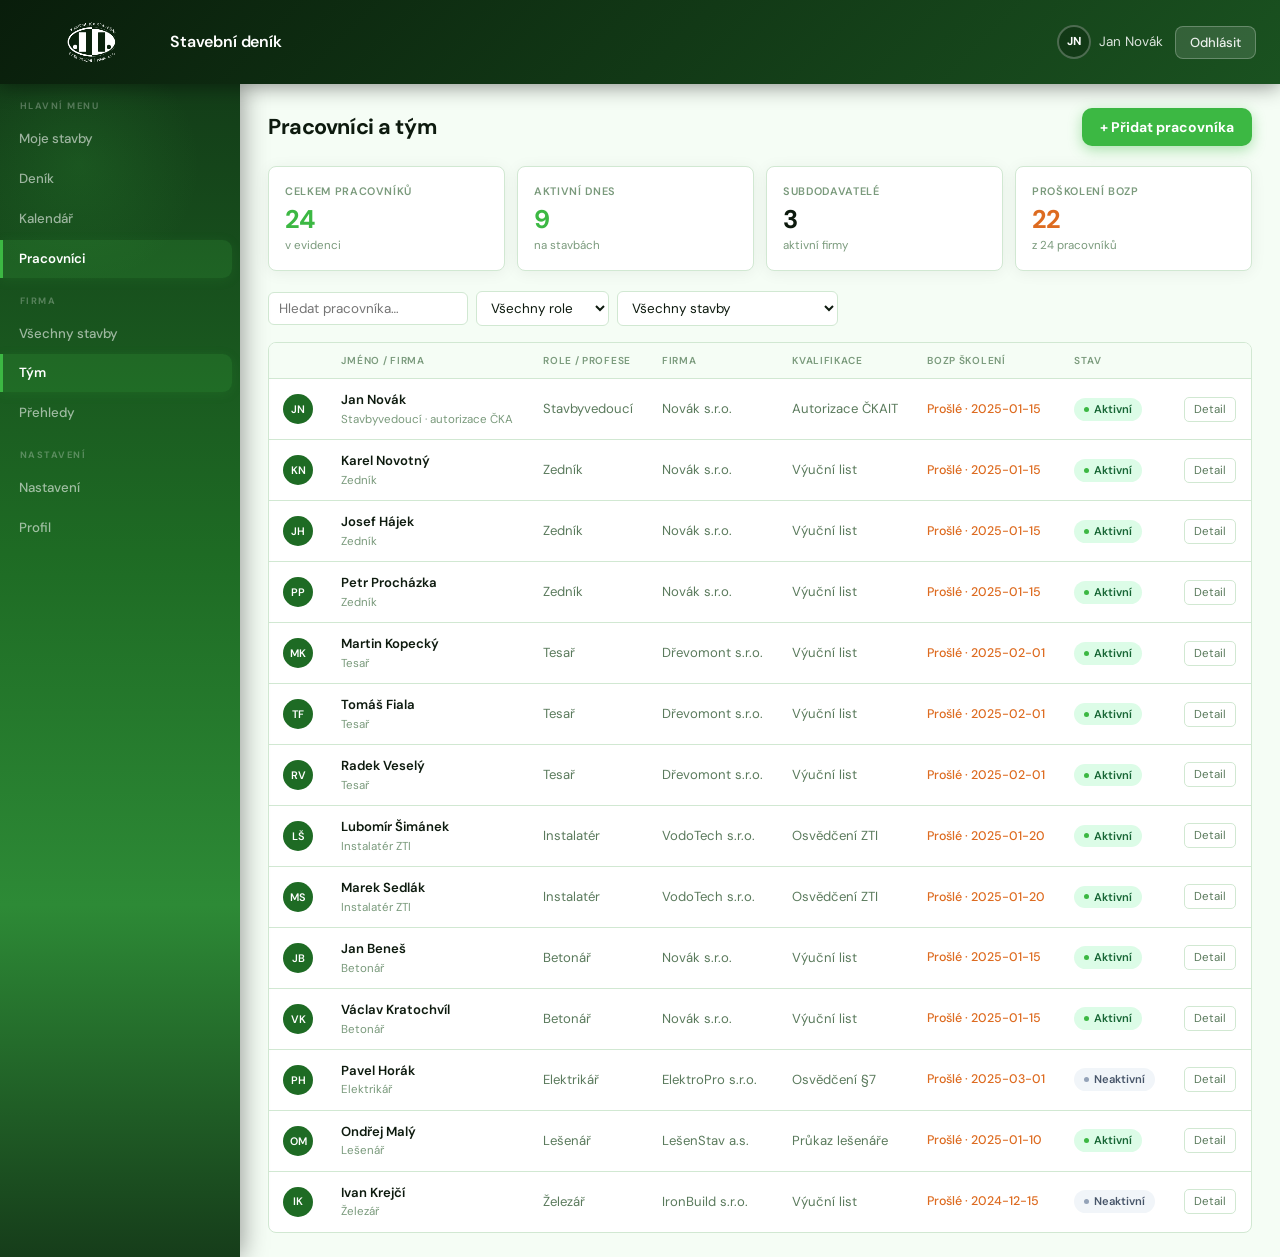
<file: pracovnici.html>
<!DOCTYPE html>
<html lang="cs">
<head>
  <meta charset="UTF-8" />
  <link rel="icon" type="image/jpeg" href="logo.jpg" />
  <meta name="viewport" content="width=device-width, initial-scale=1.0" />
  <title>Stavební deník – Pracovníci</title>
  <link rel="stylesheet" href="style.css" />
  <style>
    .main { padding: 24px 28px; }
    .page-header { display: flex; align-items: center; justify-content: space-between; margin-bottom: 20px; }

    .stats { display: grid; grid-template-columns: repeat(4, 1fr); gap: 12px; margin-bottom: 20px; }
    .stat-card { background: var(--surface); border: 1px solid var(--border); border-radius: 8px; padding: 16px; }
    .stat-label { font-size: 0.68rem; font-weight: 600; color: var(--subtle); text-transform: uppercase; letter-spacing: 0.06em; margin-bottom: 8px; }
    .stat-value { font-size: 1.6rem; font-weight: 700; color: var(--text); letter-spacing: -0.02em; line-height: 1; }
    .stat-value.green { color: var(--green); }
    .stat-value.orange { color: var(--orange); }
    .stat-sub { font-size: 0.72rem; color: var(--subtle); margin-top: 4px; }

    .toolbar { display: flex; gap: 8px; margin-bottom: 16px; flex-wrap: wrap; align-items: center; }
    .search-input { border: 1px solid var(--border); border-radius: 6px; padding: 7px 10px; font-size: 0.84rem; font-family: inherit; outline: none; width: 200px; color: var(--text); }
    .search-input:focus { border-color: var(--green); box-shadow: 0 0 0 3px rgba(46,139,46,0.14); }
    .filter-select { border: 1px solid var(--border); border-radius: 6px; padding: 7px 10px; font-size: 0.84rem; font-family: inherit; outline: none; color: var(--text); background: var(--surface); }
    .filter-select:focus { border-color: var(--green); }

    .table-card { background: var(--surface); border: 1px solid var(--border); border-radius: 8px; overflow: hidden; }
    table { width: 100%; border-collapse: collapse; }
    thead { background: var(--bg); }
    th { text-align: left; padding: 10px 14px; font-size: 0.63rem; font-weight: 600; color: var(--subtle); text-transform: uppercase; letter-spacing: 0.07em; border-bottom: 1px solid var(--border); }
    td { padding: 11px 14px; border-bottom: 1px solid var(--border); font-size: 0.82rem; color: var(--text); vertical-align: middle; }
    tr:last-child td { border-bottom: none; }
    tr:hover td { background: var(--bg); }

    .worker-avatar { width: 30px; height: 30px; border-radius: 50%; background: var(--slate); color: #fff; font-weight: 600; font-size: 0.68rem; display: flex; align-items: center; justify-content: center; flex-shrink: 0; }
    .worker-name { font-weight: 600; color: var(--text); }
    .worker-meta { font-size: 0.72rem; color: var(--subtle); margin-top: 1px; }
    .action-btn { background: none; border: 1px solid var(--border); color: var(--muted); padding: 4px 9px; border-radius: 5px; cursor: pointer; font-size: 0.72rem; font-family: inherit; }
    .action-btn:hover { border-color: var(--green); color: var(--green); }

    .bozp-ok { color: var(--green-d); font-weight: 500; font-size: 0.78rem; }
    .bozp-warn { color: var(--orange); font-weight: 500; font-size: 0.78rem; }
  </style>
</head>
<body>
<div class="topbar">
  <a href="dashboard.html" class="topbar-logo">
    <img src="logo.jpg" class="topbar-logo-img" alt="I. Kamenická stavební" />
    Stavební deník
  </a>
  <div class="topbar-right">
    <div class="topbar-user"><div class="avatar-top">JN</div><span>Jan Novák</span></div>
    <button class="topbar-btn" onclick="window.location='index.html'">Odhlásit</button>
  </div>
</div>
<div class="layout">
  <aside class="sidebar">
    <div class="nav-section">Hlavní menu</div>
    <a class="nav-item" href="dashboard.html"><span class="nav-dot"></span> Moje stavby</a>
    <a class="nav-item" href="denik.html"><span class="nav-dot"></span> Deník</a>
    <a class="nav-item" href="kalendar.html"><span class="nav-dot"></span> Kalendář</a>
    <a class="nav-item active" href="pracovnici.html"><span class="nav-dot"></span> Pracovníci</a>
    <div class="nav-section">Firma</div>
    <a class="nav-item" href="dashboard-nadrizeny.html"><span class="nav-dot"></span> Všechny stavby</a>
    <a class="nav-item active" href="pracovnici.html"><span class="nav-dot"></span> Tým</a>
    <a class="nav-item" href="prehled.html"><span class="nav-dot"></span> Přehledy</a>
    <div class="nav-section">Nastavení</div>
    <a class="nav-item" href="nastaveni.html"><span class="nav-dot"></span> Nastavení</a>
    <a class="nav-item" href="profil.html"><span class="nav-dot"></span> Profil</a>
  </aside>
  <main class="main">
    <div class="page-header">
      <div>
        <div class="page-title">Pracovníci a tým</div>
      </div>
      <button class="btn-primary" onclick="alert('Přidání pracovníka bude brzy dostupné.')">+ Přidat pracovníka</button>
    </div>
    <div class="stats">
      <div class="stat-card">
        <div class="stat-label">Celkem pracovníků</div>
        <div class="stat-value green">24</div>
        <div class="stat-sub">v evidenci</div>
      </div>
      <div class="stat-card">
        <div class="stat-label">Aktivní dnes</div>
        <div class="stat-value green">9</div>
        <div class="stat-sub">na stavbách</div>
      </div>
      <div class="stat-card">
        <div class="stat-label">Subdodavatelé</div>
        <div class="stat-value">3</div>
        <div class="stat-sub">aktivní firmy</div>
      </div>
      <div class="stat-card">
        <div class="stat-label">Proškolení BOZP</div>
        <div class="stat-value orange">22</div>
        <div class="stat-sub">z 24 pracovníků</div>
      </div>
    </div>
    <div class="toolbar">
      <input class="search-input" placeholder="Hledat pracovníka…" oninput="filterTable(this.value)" />
      <select class="filter-select" onchange="filterRole(this.value)">
        <option value="">Všechny role</option>
        <option value="Stavbyvedoucí">Stavbyvedoucí</option>
        <option value="Zedník">Zedník</option>
        <option value="Tesař">Tesař</option>
        <option value="Betonář">Betonář</option>
        <option value="Instalatér">Instalatér</option>
        <option value="Elektrikář">Elektrikář</option>
      </select>
      <select class="filter-select">
        <option>Všechny stavby</option>
        <option>Bytový dům Prosecká</option>
        <option>Rekonstrukce RD Beroun</option>
        <option>Průmyslová hala Kladno</option>
        <option>Obchodní centrum Nymburk</option>
      </select>
    </div>
    <div class="table-card">
      <table id="worker-table">
        <thead>
          <tr>
            <th></th>
            <th>Jméno / firma</th>
            <th>Role / profese</th>
            <th>Firma</th>
            <th>Kvalifikace</th>
            <th>BOZP školení</th>
            <th>Stav</th>
            <th></th>
          </tr>
        </thead>
        <tbody id="worker-tbody"></tbody>
      </table>
    </div>
  </main>
</div>
<script>
  const workers = [
    { initials:'JN', name:'Jan Novák', meta:'Stavbyvedoucí · autorizace ČKA', role:'Stavbyvedoucí', firma:'Novák s.r.o.', qual:'Autorizace ČKAIT', bozp:'2025-01-15', status:'active' },
    { initials:'KN', name:'Karel Novotný', meta:'Zedník', role:'Zedník', firma:'Novák s.r.o.', qual:'Výuční list', bozp:'2025-01-15', status:'active' },
    { initials:'JH', name:'Josef Hájek', meta:'Zedník', role:'Zedník', firma:'Novák s.r.o.', qual:'Výuční list', bozp:'2025-01-15', status:'active' },
    { initials:'PP', name:'Petr Procházka', meta:'Zedník', role:'Zedník', firma:'Novák s.r.o.', qual:'Výuční list', bozp:'2025-01-15', status:'active' },
    { initials:'MK', name:'Martin Kopecký', meta:'Tesař', role:'Tesař', firma:'Dřevomont s.r.o.', qual:'Výuční list', bozp:'2025-02-01', status:'active' },
    { initials:'TF', name:'Tomáš Fiala', meta:'Tesař', role:'Tesař', firma:'Dřevomont s.r.o.', qual:'Výuční list', bozp:'2025-02-01', status:'active' },
    { initials:'RV', name:'Radek Veselý', meta:'Tesař', role:'Tesař', firma:'Dřevomont s.r.o.', qual:'Výuční list', bozp:'2025-02-01', status:'active' },
    { initials:'LŠ', name:'Lubomír Šimánek', meta:'Instalatér ZTI', role:'Instalatér', firma:'VodoTech s.r.o.', qual:'Osvědčení ZTI', bozp:'2025-01-20', status:'active' },
    { initials:'MS', name:'Marek Sedlák', meta:'Instalatér ZTI', role:'Instalatér', firma:'VodoTech s.r.o.', qual:'Osvědčení ZTI', bozp:'2025-01-20', status:'active' },
    { initials:'JB', name:'Jan Beneš', meta:'Betonář', role:'Betonář', firma:'Novák s.r.o.', qual:'Výuční list', bozp:'2025-01-15', status:'active' },
    { initials:'VK', name:'Václav Kratochvíl', meta:'Betonář', role:'Betonář', firma:'Novák s.r.o.', qual:'Výuční list', bozp:'2025-01-15', status:'active' },
    { initials:'PH', name:'Pavel Horák', meta:'Elektrikář', role:'Elektrikář', firma:'ElektroPro s.r.o.', qual:'Osvědčení §7', bozp:'2025-03-01', status:'inactive' },
    { initials:'OM', name:'Ondřej Malý', meta:'Lešenář', role:'Lešenář', firma:'LešenStav a.s.', qual:'Průkaz lešenáře', bozp:'2025-01-10', status:'active' },
    { initials:'IK', name:'Ivan Krejčí', meta:'Železář', role:'Železář', firma:'IronBuild s.r.o.', qual:'Výuční list', bozp:'2024-12-15', status:'inactive' },
  ];

  function renderWorkers(data) {
    const tbody = document.getElementById('worker-tbody');
    tbody.innerHTML = data.map(w => {
      const bozpDate = new Date(w.bozp);
      const bozpOk = (new Date() - bozpDate) < 365*24*60*60*1000;
      return `<tr>
        <td><div class="worker-avatar">${w.initials}</div></td>
        <td><div class="worker-name">${w.name}</div><div class="worker-meta">${w.meta}</div></td>
        <td style="color:var(--muted)">${w.role}</td>
        <td style="color:var(--muted)">${w.firma}</td>
        <td style="color:var(--muted)">${w.qual}</td>
        <td class="${bozpOk?'bozp-ok':'bozp-warn'}">${bozpOk?'Platné':'Prošlé'} · ${w.bozp}</td>
        <td><span class="status-badge ${w.status==='active'?'green':'gray'}">${w.status==='active'?'Aktivní':'Neaktivní'}</span></td>
        <td><button class="action-btn">Detail</button></td>
      </tr>`;
    }).join('');
  }

  function filterTable(q) {
    const filtered = workers.filter(w => w.name.toLowerCase().includes(q.toLowerCase()) || w.role.toLowerCase().includes(q.toLowerCase()) || w.firma.toLowerCase().includes(q.toLowerCase()));
    renderWorkers(filtered);
  }
  function filterRole(r) {
    renderWorkers(r ? workers.filter(w => w.role === r) : workers);
  }

  renderWorkers(workers);
</script>
</body>
</html>
</file>
<file: style.css>
/* ===== Stavební deník – Shared Design System ===== */
@import url('https://fonts.googleapis.com/css2?family=DM+Sans:ital,opsz,wght@0,9..40,400;0,9..40,500;0,9..40,600;0,9..40,700;0,9..40,800;1,9..40,400&family=DM+Serif+Display&display=swap');

*, *::before, *::after { box-sizing: border-box; margin: 0; padding: 0; }

:root {
  --primary:        #3cb843;
  --primary-dark:   #2a8a30;
  --primary-darker: #1e6b24;
  --primary-light:  #6dd174;
  --primary-pale:   #e8f8e9;
  --bg:             #f5fdf5;
  --card:           #ffffff;
  --text:           #0d1a0e;
  --muted:          #5a7a5c;
  --danger:         #e53e3e;
  --warning:        #dd6b20;
  /* backward compat aliases */
  --surface:        #ffffff;
  --border:         #d1e8d2;
  --border-2:       #b0d4b2;
  --subtle:         #7a9a7c;
  --green:          #3cb843;
  --green-d:        #2a8a30;
  --green-bg:       #e8f8e9;
  --green-b:        #b8ddb9;
  --slate:          #1e6b24;
  --red:            #e53e3e;
  --red-bg:         #fff5f5;
  --orange:         #dd6b20;
  --orange-bg:      #fff7ed;
  --yellow:         #d97706;
  --yellow-bg:      #fefce8;
  --blue:           #2563eb;
  --blue-bg:        #eff6ff;
}

body {
  font-family: 'DM Sans', -apple-system, BlinkMacSystemFont, sans-serif;
  background: var(--bg);
  color: var(--text);
  font-size: 0.875rem;
  line-height: 1.5;
  -webkit-font-smoothing: antialiased;
}

/* ===== TOPBAR ===== */
.topbar {
  background: linear-gradient(135deg, #091d0b, #1a5220);
  color: #fff;
  padding: 0 24px;
  height: 84px;
  display: flex;
  align-items: center;
  justify-content: space-between;
  position: sticky;
  top: 0;
  z-index: 100;
  box-shadow: 0 2px 20px rgba(0,0,0,0.45);
}

.topbar-logo {
  display: flex;
  align-items: center;
  gap: 10px;
  font-weight: 600;
  font-size: 1rem;
  text-decoration: none;
  color: #fff !important;
  letter-spacing: -0.01em;
}

.topbar-logo:hover { color: #fff !important; }

.topbar-logo-mark {
  width: 26px;
  height: 26px;
  background: rgba(255,255,255,0.2);
  border-radius: 6px;
  display: flex;
  align-items: center;
  justify-content: center;
  font-size: 0.7rem;
  font-weight: 800;
  color: #fff;
  letter-spacing: 0;
  flex-shrink: 0;
}

.topbar-logo-img {
  height: 78px;
  width: auto;
  flex-shrink: 0;
  display: block;
  mix-blend-mode: screen;
  filter: grayscale(1) invert(1) brightness(2.2) contrast(2);
}

.topbar-right {
  display: flex;
  align-items: center;
  gap: 12px;
}

.topbar-user {
  display: flex;
  align-items: center;
  gap: 8px;
  font-size: 0.84rem;
  color: rgba(255,255,255,0.85);
}

.avatar-top {
  width: 34px;
  height: 34px;
  border-radius: 50%;
  background: rgba(0,0,0,0.2);
  border: 2px solid rgba(255,255,255,0.25);
  display: flex;
  align-items: center;
  justify-content: center;
  font-weight: 700;
  font-size: 0.72rem;
  color: #fff;
  flex-shrink: 0;
}

.topbar-btn {
  background: rgba(255,255,255,0.12);
  border: 1px solid rgba(255,255,255,0.25);
  color: rgba(255,255,255,0.9);
  padding: 7px 14px;
  border-radius: 8px;
  font-size: 0.82rem;
  cursor: pointer;
  font-family: inherit;
  font-weight: 500;
  transition: all 0.2s ease;
}

.topbar-btn:hover {
  background: rgba(255,255,255,0.2);
  color: #fff;
}

/* ===== LAYOUT ===== */
.layout {
  display: flex;
  min-height: calc(100vh - 84px);
}

/* ===== SIDEBAR ===== */
.sidebar {
  width: 240px;
  background: linear-gradient(180deg, #133d18 0%, #1e6b24 40%, #2d8a36 70%, #163d1a 100%);
  border-right: none;
  padding: 0;
  flex-shrink: 0;
  overflow-y: auto;
  box-shadow: 2px 0 24px rgba(0,0,0,0.4);
  display: flex;
  flex-direction: column;
  position: relative;
}

.sidebar::before {
  content: '';
  position: absolute;
  top: -50px;
  left: -50px;
  width: 260px;
  height: 260px;
  background: radial-gradient(circle, rgba(60,184,67,0.15) 0%, transparent 65%);
  pointer-events: none;
  z-index: 0;
}

.sidebar > * { position: relative; z-index: 1; }

/* Sidebar brand */
.sidebar-brand {
  padding: 18px 16px 14px;
  border-bottom: 1px solid rgba(255,255,255,0.07);
  display: flex;
  align-items: center;
  gap: 11px;
  flex-shrink: 0;
}

.sidebar-brand-mark {
  width: 38px;
  height: 38px;
  border-radius: 10px;
  background: rgba(60,184,67,0.18);
  border: 1px solid rgba(60,184,67,0.4);
  display: flex;
  align-items: center;
  justify-content: center;
  flex-shrink: 0;
  color: #6dd174;
  font-weight: 800;
  font-size: 0.82rem;
  letter-spacing: -0.02em;
}

.sidebar-brand-text { flex: 1; min-width: 0; }

.sidebar-brand-name {
  font-size: 0.85rem;
  font-weight: 700;
  color: #fff;
  letter-spacing: -0.01em;
  line-height: 1.2;
}

.sidebar-brand-sub {
  font-size: 0.6rem;
  color: rgba(255,255,255,0.35);
  letter-spacing: 0.02em;
  margin-top: 2px;
}

/* Nav sections */
.nav-section {
  font-size: 0.58rem;
  font-weight: 700;
  color: rgba(255,255,255,0.28);
  text-transform: uppercase;
  letter-spacing: 0.16em;
  padding: 16px 20px 5px;
}

/* Nav items */
.nav-item {
  display: flex;
  align-items: center;
  gap: 10px;
  padding: 9px 14px 9px 16px;
  font-size: 0.83rem;
  font-weight: 500;
  color: rgba(255,255,255,0.58);
  cursor: pointer;
  transition: all 0.18s ease;
  text-decoration: none;
  border-left: 3px solid transparent;
  margin: 1px 8px 1px 0;
  border-radius: 0 9px 9px 0;
}

.nav-item:hover {
  background: rgba(255,255,255,0.07);
  color: rgba(255,255,255,0.92);
  border-left-color: rgba(60,184,67,0.35);
  transform: translateX(2px);
}

.nav-item.active {
  background: rgba(60,184,67,0.18);
  color: #fff;
  font-weight: 600;
  border-left-color: #3cb843;
  box-shadow: 0 2px 12px rgba(60,184,67,0.12);
}

/* Nav icon */
.nav-icon {
  width: 17px;
  height: 17px;
  flex-shrink: 0;
  display: flex;
  align-items: center;
  justify-content: center;
  opacity: 0.55;
  transition: opacity 0.18s, color 0.18s;
}

.nav-icon svg { width: 15px; height: 15px; }

.nav-item:hover .nav-icon { opacity: 0.88; }
.nav-item.active .nav-icon { opacity: 1; color: #6dd174; }

/* backward compat — skryjeme tečku */
.nav-dot { display: none; }

.nav-divider {
  border: none;
  border-top: 1px solid rgba(255,255,255,0.06);
  margin: 6px 16px;
}

/* Sidebar footer */
.sidebar-footer {
  margin-top: auto;
  padding: 10px 12px 14px;
  border-top: 1px solid rgba(255,255,255,0.07);
  flex-shrink: 0;
}

.sidebar-user-card {
  display: flex;
  align-items: center;
  gap: 9px;
  padding: 8px 10px;
  border-radius: 10px;
  background: rgba(255,255,255,0.05);
  border: 1px solid rgba(255,255,255,0.08);
  transition: background 0.18s;
}

.sidebar-user-card:hover { background: rgba(255,255,255,0.09); }

.sidebar-avatar {
  width: 28px;
  height: 28px;
  border-radius: 50%;
  background: rgba(60,184,67,0.28);
  border: 1.5px solid rgba(60,184,67,0.55);
  color: #6dd174;
  font-size: 0.68rem;
  font-weight: 700;
  display: flex;
  align-items: center;
  justify-content: center;
  flex-shrink: 0;
}

.sidebar-user-info { flex: 1; min-width: 0; }

.sidebar-user-name {
  font-size: 0.77rem;
  font-weight: 600;
  color: rgba(255,255,255,0.82);
  white-space: nowrap;
  overflow: hidden;
  text-overflow: ellipsis;
  line-height: 1.3;
}

.sidebar-user-role {
  font-size: 0.6rem;
  color: rgba(60,184,67,0.75);
  margin-top: 1px;
  font-weight: 500;
}

.sidebar-logout-btn {
  background: none;
  border: none;
  cursor: pointer;
  color: rgba(255,255,255,0.28);
  padding: 4px;
  border-radius: 5px;
  transition: color 0.15s, background 0.15s;
  display: flex;
  align-items: center;
  flex-shrink: 0;
}

.sidebar-logout-btn:hover { color: rgba(255,255,255,0.75); background: rgba(255,255,255,0.07); }
.sidebar-logout-btn svg { width: 15px; height: 15px; }

/* ===== MAIN CONTENT ===== */
.main {
  flex: 1;
  padding: 24px 28px;
  min-width: 0;
}

/* ===== PAGE TITLE ===== */
.page-title {
  font-size: 1.35rem;
  font-weight: 700;
  color: var(--text);
  letter-spacing: -0.02em;
}

a { color: var(--green); }
a:hover { color: var(--green-d); }

/* ===== CARD / SURFACE ===== */
.card {
  background: var(--card);
  border: 1px solid var(--border);
  border-radius: 16px;
  overflow: hidden;
  box-shadow: 0 2px 16px rgba(0,0,0,0.06);
  transition: all 0.2s ease;
}

.card:hover {
  box-shadow: 0 8px 28px rgba(0,0,0,0.10);
  transform: translateY(-3px);
}

.card-header {
  padding: 14px 18px;
  border-bottom: 1px solid var(--border);
  display: flex;
  align-items: center;
  justify-content: space-between;
}

.card-title {
  font-size: 0.82rem;
  font-weight: 600;
  color: var(--muted);
  text-transform: uppercase;
  letter-spacing: 0.06em;
}

.card-body {
  padding: 16px 18px;
}

/* ===== SETTINGS SECTION ===== */
.settings-section {
  background: var(--card);
  border: 1px solid var(--border);
  border-radius: 12px;
  padding: 20px;
  margin-bottom: 14px;
}

.settings-title {
  font-size: 0.75rem;
  font-weight: 600;
  color: var(--muted);
  text-transform: uppercase;
  letter-spacing: 0.08em;
  margin-bottom: 16px;
  padding-bottom: 10px;
  border-bottom: 1px solid var(--border);
  display: flex;
  align-items: center;
  gap: 6px;
}

/* ===== BADGES ===== */
.badge {
  display: inline-flex;
  align-items: center;
  font-size: 0.68rem;
  font-weight: 500;
  padding: 2px 7px;
  border-radius: 99px;
  line-height: 1.5;
}

.badge.green  { background: #dcfce7; color: #166534; }
.badge.blue   { background: var(--blue-bg); color: #1e40af; }
.badge.orange { background: #ffedd5; color: #9a3412; }
.badge.red    { background: var(--red-bg); color: #991b1b; }
.badge.gray   { background: #f1f5f9; color: #475569; border: 1px solid var(--border); }
.badge.yellow { background: var(--yellow-bg); color: #92400e; }

/* Status badges */
.status-badge {
  display: inline-flex;
  align-items: center;
  gap: 5px;
  font-size: 0.7rem;
  font-weight: 600;
  padding: 3px 10px;
  border-radius: 99px;
  white-space: nowrap;
  flex-shrink: 0;
}

.status-badge::before {
  content: '';
  width: 5px;
  height: 5px;
  border-radius: 50%;
  flex-shrink: 0;
}

.status-badge.green  { background: #dcfce7; color: #166534; }
.status-badge.green::before  { background: #3cb843; }
.status-badge.blue   { background: #ffedd5; color: #9a3412; }
.status-badge.blue::before   { background: #dd6b20; }
.status-badge.orange { background: #ffedd5; color: #9a3412; }
.status-badge.orange::before { background: #dd6b20; }
.status-badge.red    { background: #fff5f5; color: #991b1b; }
.status-badge.red::before    { background: #e53e3e; }
.status-badge.gray   { background: #f1f5f9; color: #475569; }
.status-badge.gray::before   { background: #94a3b8; }

/* ===== BUTTONS ===== */
.btn-primary {
  background: #3cb843;
  color: #fff;
  border: none;
  padding: 10px 18px;
  border-radius: 10px;
  font-weight: 700;
  font-size: 0.875rem;
  cursor: pointer;
  font-family: inherit;
  box-shadow: 0 4px 14px rgba(60,184,67,0.4);
  transition: all 0.2s ease;
  display: inline-flex;
  align-items: center;
  gap: 6px;
}

.btn-primary:hover {
  filter: brightness(1.08);
  box-shadow: 0 6px 20px rgba(60,184,67,0.5);
  transform: translateY(-1px);
}

.btn-secondary {
  background: var(--card);
  color: var(--text);
  border: 1px solid var(--border);
  padding: 8px 16px;
  border-radius: 10px;
  font-weight: 500;
  font-size: 0.82rem;
  cursor: pointer;
  font-family: inherit;
  transition: all 0.2s ease;
  display: inline-flex;
  align-items: center;
  gap: 6px;
}

.btn-secondary:hover {
  background: var(--bg);
  border-color: var(--border-2);
}

.btn-danger {
  background: var(--card);
  color: var(--danger);
  border: 1px solid #fecaca;
  padding: 8px 16px;
  border-radius: 10px;
  font-weight: 500;
  font-size: 0.82rem;
  cursor: pointer;
  font-family: inherit;
  transition: background 0.15s;
}

.btn-danger:hover { background: var(--red-bg); }

.btn-ghost {
  background: transparent;
  color: var(--muted);
  border: none;
  padding: 5px 10px;
  border-radius: 8px;
  font-size: 0.78rem;
  cursor: pointer;
  font-family: inherit;
  transition: all 0.15s ease;
}

.btn-ghost:hover {
  background: var(--primary-pale);
  color: var(--text);
}

/* ===== FORM FIELDS ===== */
.form-grid {
  display: grid;
  grid-template-columns: 1fr 1fr;
  gap: 12px;
}

.form-field {}
.form-field.full { grid-column: 1 / -1; }

.form-field label {
  font-size: 0.72rem;
  font-weight: 600;
  color: var(--muted);
  display: block;
  margin-bottom: 4px;
  text-transform: uppercase;
  letter-spacing: 0.04em;
}

.form-field input,
.form-field select,
.form-field textarea {
  width: 100%;
  border: 1px solid var(--border);
  border-radius: 8px;
  padding: 8px 10px;
  font-size: 0.84rem;
  font-family: inherit;
  outline: none;
  background: var(--card);
  color: var(--text);
  transition: border-color 0.15s, box-shadow 0.15s;
}

.form-field input:focus,
.form-field select:focus,
.form-field textarea:focus {
  border-color: var(--primary);
  box-shadow: 0 0 0 3px rgba(60,184,67,0.15);
}

/* ===== TOGGLE ===== */
.toggle-row {
  display: flex;
  justify-content: space-between;
  align-items: center;
  padding: 11px 0;
  border-bottom: 1px solid var(--border);
}

.toggle-row:last-child { border-bottom: none; }

.toggle-label {
  font-size: 0.84rem;
  font-weight: 500;
  color: var(--text);
}

.toggle-sub {
  font-size: 0.74rem;
  color: var(--subtle);
  margin-top: 1px;
}

.toggle {
  position: relative;
  width: 38px;
  height: 20px;
  flex-shrink: 0;
}

.toggle input { opacity: 0; width: 0; height: 0; }

.toggle-slider {
  position: absolute;
  inset: 0;
  background: var(--border-2);
  border-radius: 100px;
  cursor: pointer;
  transition: background 0.2s;
}

.toggle-slider::after {
  content: '';
  position: absolute;
  left: 2px;
  top: 2px;
  width: 16px;
  height: 16px;
  background: #fff;
  border-radius: 50%;
  transition: transform 0.2s;
  box-shadow: 0 1px 2px rgba(0,0,0,0.15);
}

.toggle input:checked + .toggle-slider { background: var(--primary); }
.toggle input:checked + .toggle-slider::after { transform: translateX(18px); }

/* ===== TOAST ===== */
.toast {
  position: fixed;
  bottom: 20px;
  right: 20px;
  background: var(--primary-darker);
  color: #fff;
  padding: 10px 18px;
  border-radius: 10px;
  font-weight: 500;
  font-size: 0.84rem;
  box-shadow: 0 4px 20px rgba(0,0,0,0.18);
  transform: translateY(70px);
  transition: transform 0.25s cubic-bezier(0.34, 1.56, 0.64, 1);
  z-index: 999;
  border: 1px solid rgba(255,255,255,0.08);
}

.toast.show { transform: translateY(0); }

/* ===== TABLE ===== */
.data-table {
  width: 100%;
  border-collapse: collapse;
  font-size: 0.82rem;
}

.data-table th {
  text-align: left;
  padding: 8px 12px;
  font-size: 0.68rem;
  font-weight: 600;
  color: var(--subtle);
  text-transform: uppercase;
  letter-spacing: 0.06em;
  border-bottom: 1px solid var(--border);
  background: var(--bg);
}

.data-table td {
  padding: 10px 12px;
  border-bottom: 1px solid var(--border);
  color: var(--text);
  vertical-align: middle;
}

.data-table tr:last-child td { border-bottom: none; }
.data-table tr:hover td { background: var(--primary-pale); }

/* ===== STAT ICON ===== */
.stat-icon {
  width: 44px;
  height: 44px;
  border-radius: 12px;
  display: flex;
  align-items: center;
  justify-content: center;
  margin-bottom: 14px;
  flex-shrink: 0;
}

.stat-icon svg { width: 22px; height: 22px; }
.stat-icon.green  { background: rgba(60,184,67,0.12); color: #2a8a30; }
.stat-icon.blue   { background: #dbeafe; color: #1e40af; }
.stat-icon.orange { background: rgba(221,107,32,0.12); color: #dd6b20; }
.stat-icon.red    { background: rgba(229,62,62,0.12); color: #e53e3e; }
.stat-icon.gray   { background: rgba(60,184,67,0.08); color: #2a8a30; }

/* ===== PROGRESS BAR (global) ===== */
@keyframes grow {
  from { width: 0% }
  to   { width: var(--target-width) }
}

.progress-bar {
  height: 6px;
  background: var(--border);
  border-radius: 99px;
  overflow: hidden;
}

.progress-fill {
  height: 100%;
  border-radius: 99px;
  background: linear-gradient(90deg, #2a8a30, #6dd174);
  animation: grow 0.8s ease forwards;
}

.progress-fill.done {
  background: #adb5bd;
}

/* ===== GLOBAL STAT CARD ===== */
.stat-card {
  box-shadow: 0 2px 16px rgba(0,0,0,0.06);
  transition: all 0.2s ease;
}

.stat-card:hover {
  box-shadow: 0 8px 24px rgba(0,0,0,0.10);
  transform: translateY(-3px);
}

/* ===== GLOBAL PROJECT CARD HOVER ===== */
.stavba-card {
  transition: all 0.25s ease;
}

.stavba-card:hover {
  box-shadow: 0 12px 40px rgba(0,0,0,0.12) !important;
  transform: translateY(-6px) !important;
}

/* ===== UTILITY ===== */
.btn-row { display: flex; gap: 8px; margin-top: 16px; flex-wrap: wrap; }
.text-muted { color: var(--muted); }
.text-subtle { color: var(--subtle); }
.text-sm { font-size: 0.78rem; }
.text-xs { font-size: 0.7rem; }
.fw-600 { font-weight: 600; }
.mt-4 { margin-top: 4px; }
.mt-8 { margin-top: 8px; }
.mt-16 { margin-top: 16px; }
.mb-16 { margin-bottom: 16px; }

/* ===== MODAL (shared) ===== */
.modal-overlay {
  display: none; position: fixed; inset: 0;
  background: rgba(10,20,12,0.6); z-index: 200;
  align-items: center; justify-content: center;
  backdrop-filter: blur(4px);
}
.modal-overlay.open { display: flex; }

.modal {
  background: #fff; border: 1px solid var(--border);
  border-radius: 16px; width: 560px; max-width: 95vw;
  max-height: 88vh; display: flex; flex-direction: column;
  box-shadow: 0 24px 64px rgba(0,0,0,0.18);
  animation: fadeUp 0.22s ease both;
}
.modal-header {
  padding: 18px 20px; border-bottom: 1px solid var(--border);
  display: flex; justify-content: space-between; align-items: center; flex-shrink: 0;
}
.modal-header h3 { font-size: 0.95rem; font-weight: 700; color: var(--text); }
.modal-close {
  background: none; border: none; font-size: 1rem; cursor: pointer;
  color: var(--muted); padding: 4px 8px; border-radius: 6px;
  line-height: 1; transition: background 0.15s;
}
.modal-close:hover { background: var(--bg); color: var(--text); }
.modal-body { padding: 20px; overflow-y: auto; flex: 1; }
.modal-footer {
  padding: 14px 20px; border-top: 1px solid var(--border);
  display: flex; justify-content: flex-end; gap: 8px; flex-shrink: 0;
}

/* ===== ANIMATIONS ===== */
@keyframes fadeUp {
  from { opacity: 0; transform: translateY(18px); }
  to   { opacity: 1; transform: translateY(0); }
}

@keyframes fadeIn {
  from { opacity: 0; }
  to   { opacity: 1; }
}

@keyframes slideDown {
  from { opacity: 0; transform: translateY(-10px); }
  to   { opacity: 1; transform: translateY(0); }
}

@keyframes slideInLeft {
  from { opacity: 0; transform: translateX(-14px); }
  to   { opacity: 1; transform: translateX(0); }
}

/* Topbar + sidebar entrance */
.topbar            { animation: slideDown 0.38s ease both; }
.sidebar-brand     { animation: fadeUp 0.38s 0.06s ease both; }
.nav-item          { animation: slideInLeft 0.32s ease both; }
.sidebar-footer    { animation: fadeIn 0.4s 0.35s ease both; }

/* Main content entrance */
.page-header       { animation: fadeUp 0.4s 0.05s ease both; }
.filters           { animation: fadeUp 0.4s 0.1s  ease both; }

/* Stat cards – stagger */
.stats .stat-card              { animation: fadeUp 0.4s ease both; }
.stats .stat-card:nth-child(1) { animation-delay: 0.08s; }
.stats .stat-card:nth-child(2) { animation-delay: 0.15s; }
.stats .stat-card:nth-child(3) { animation-delay: 0.22s; }
.stats .stat-card:nth-child(4) { animation-delay: 0.29s; }
.stats .stat-card:nth-child(5) { animation-delay: 0.36s; }

/* Stavba cards – stagger */
.stavby-grid .stavba-card              { animation: fadeUp 0.4s ease both; }
.stavby-grid .stavba-card:nth-child(1) { animation-delay: 0.12s; }
.stavby-grid .stavba-card:nth-child(2) { animation-delay: 0.19s; }
.stavby-grid .stavba-card:nth-child(3) { animation-delay: 0.26s; }
.stavby-grid .stavba-card:nth-child(4) { animation-delay: 0.33s; }
.stavby-grid .stavba-card:nth-child(5) { animation-delay: 0.40s; }
.stavby-grid .stavba-card:nth-child(6) { animation-delay: 0.47s; }
</file>
